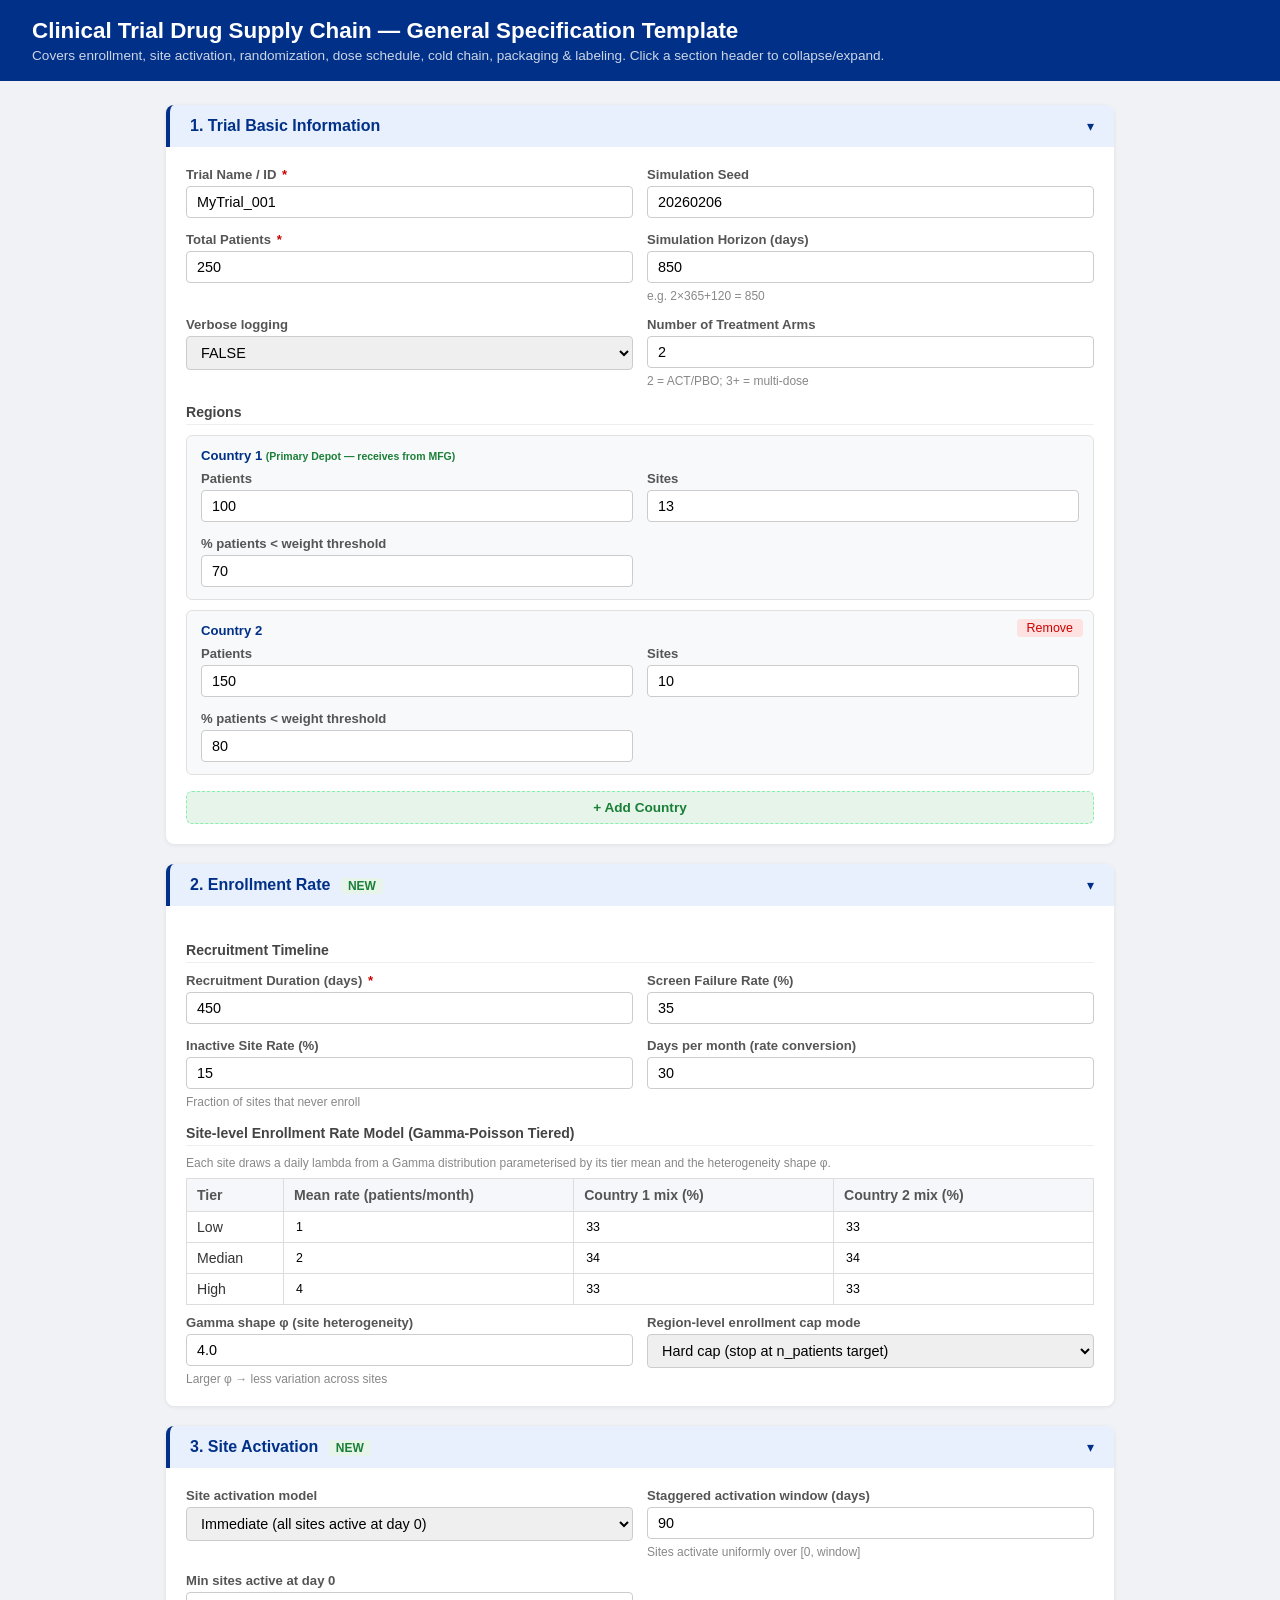
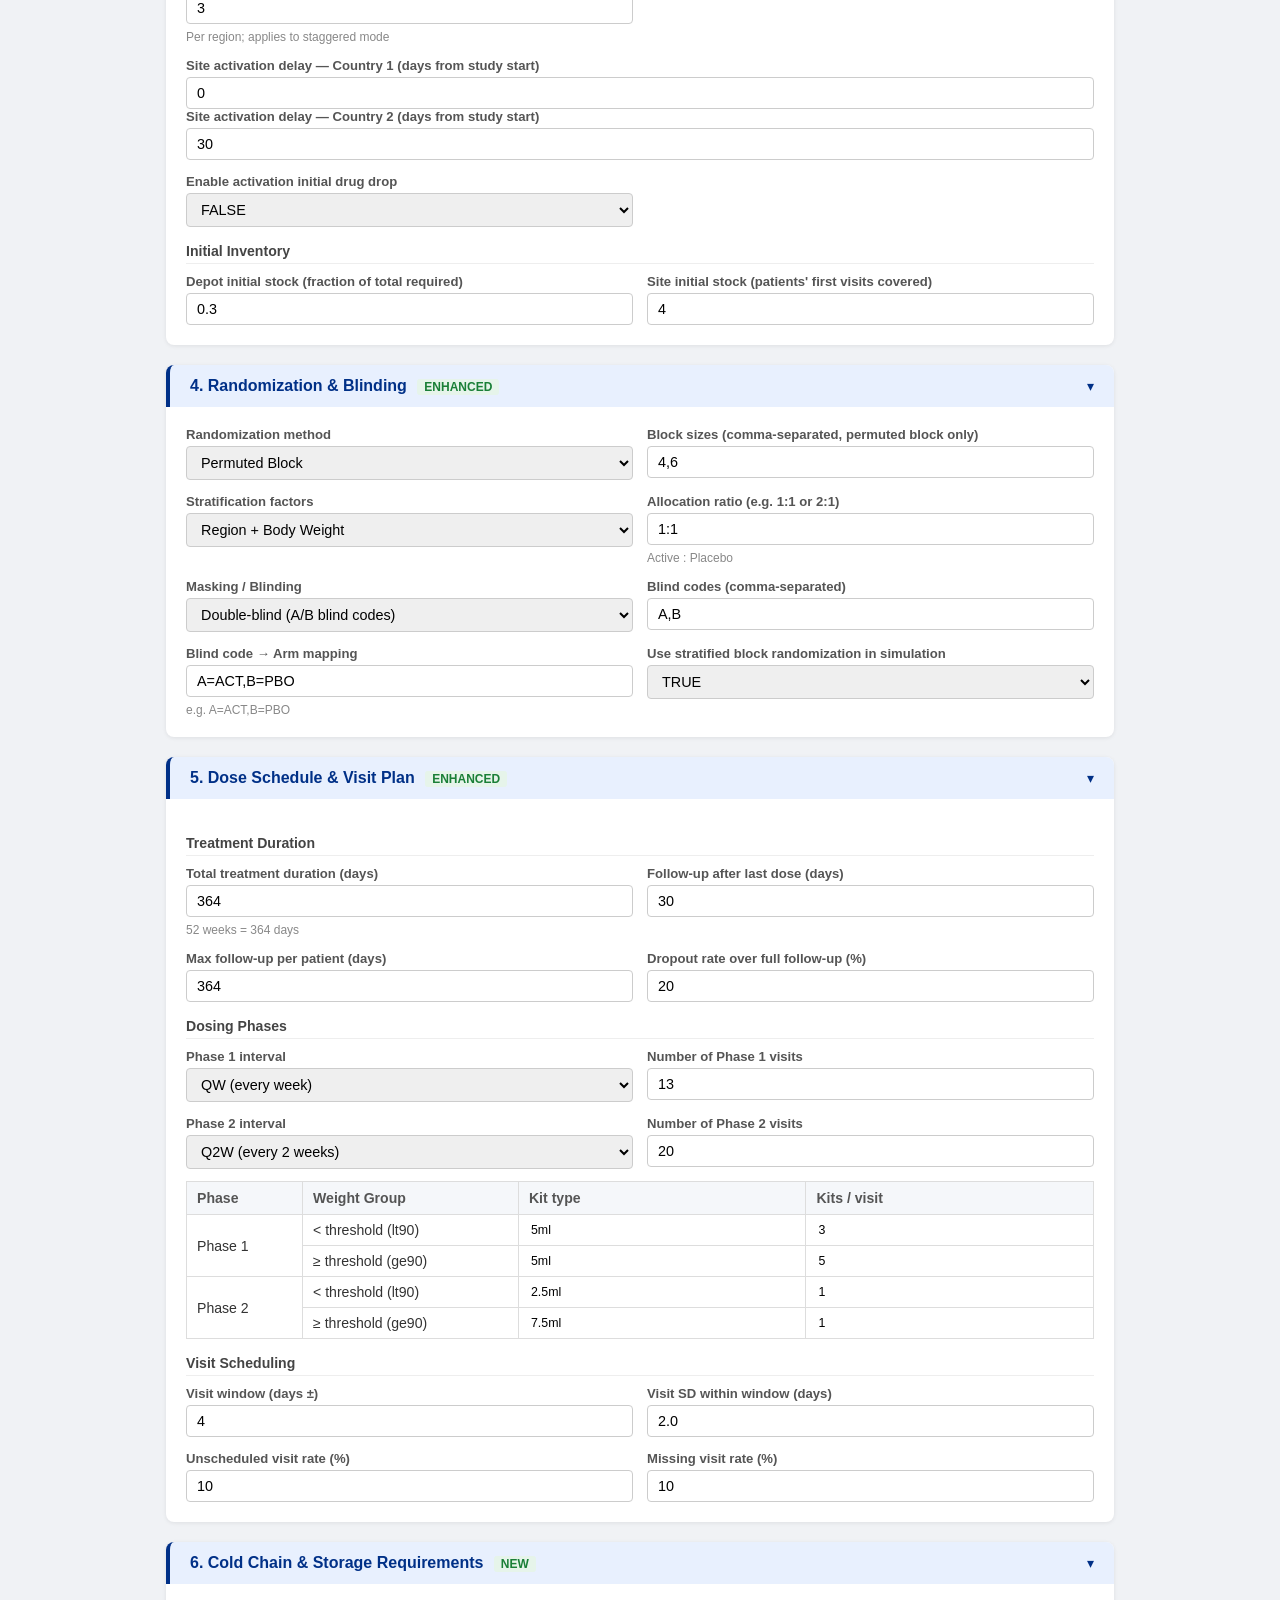
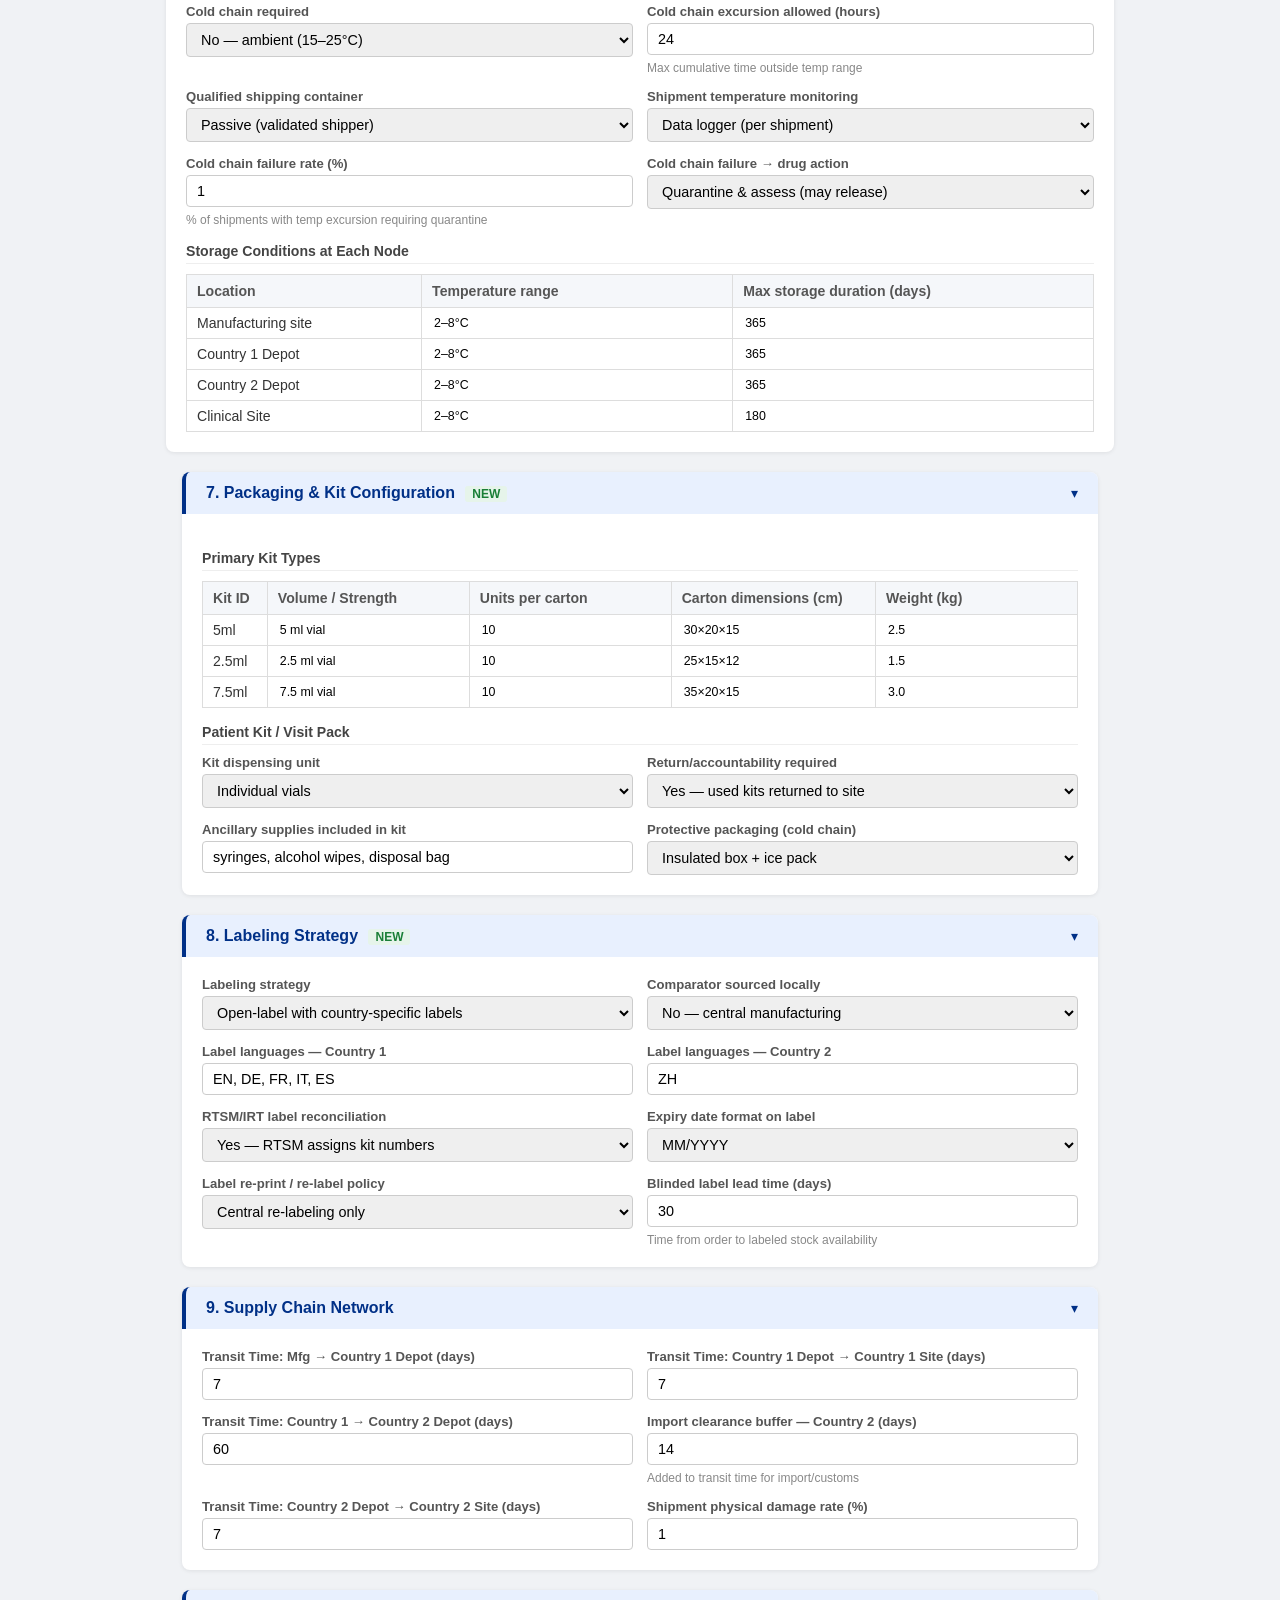
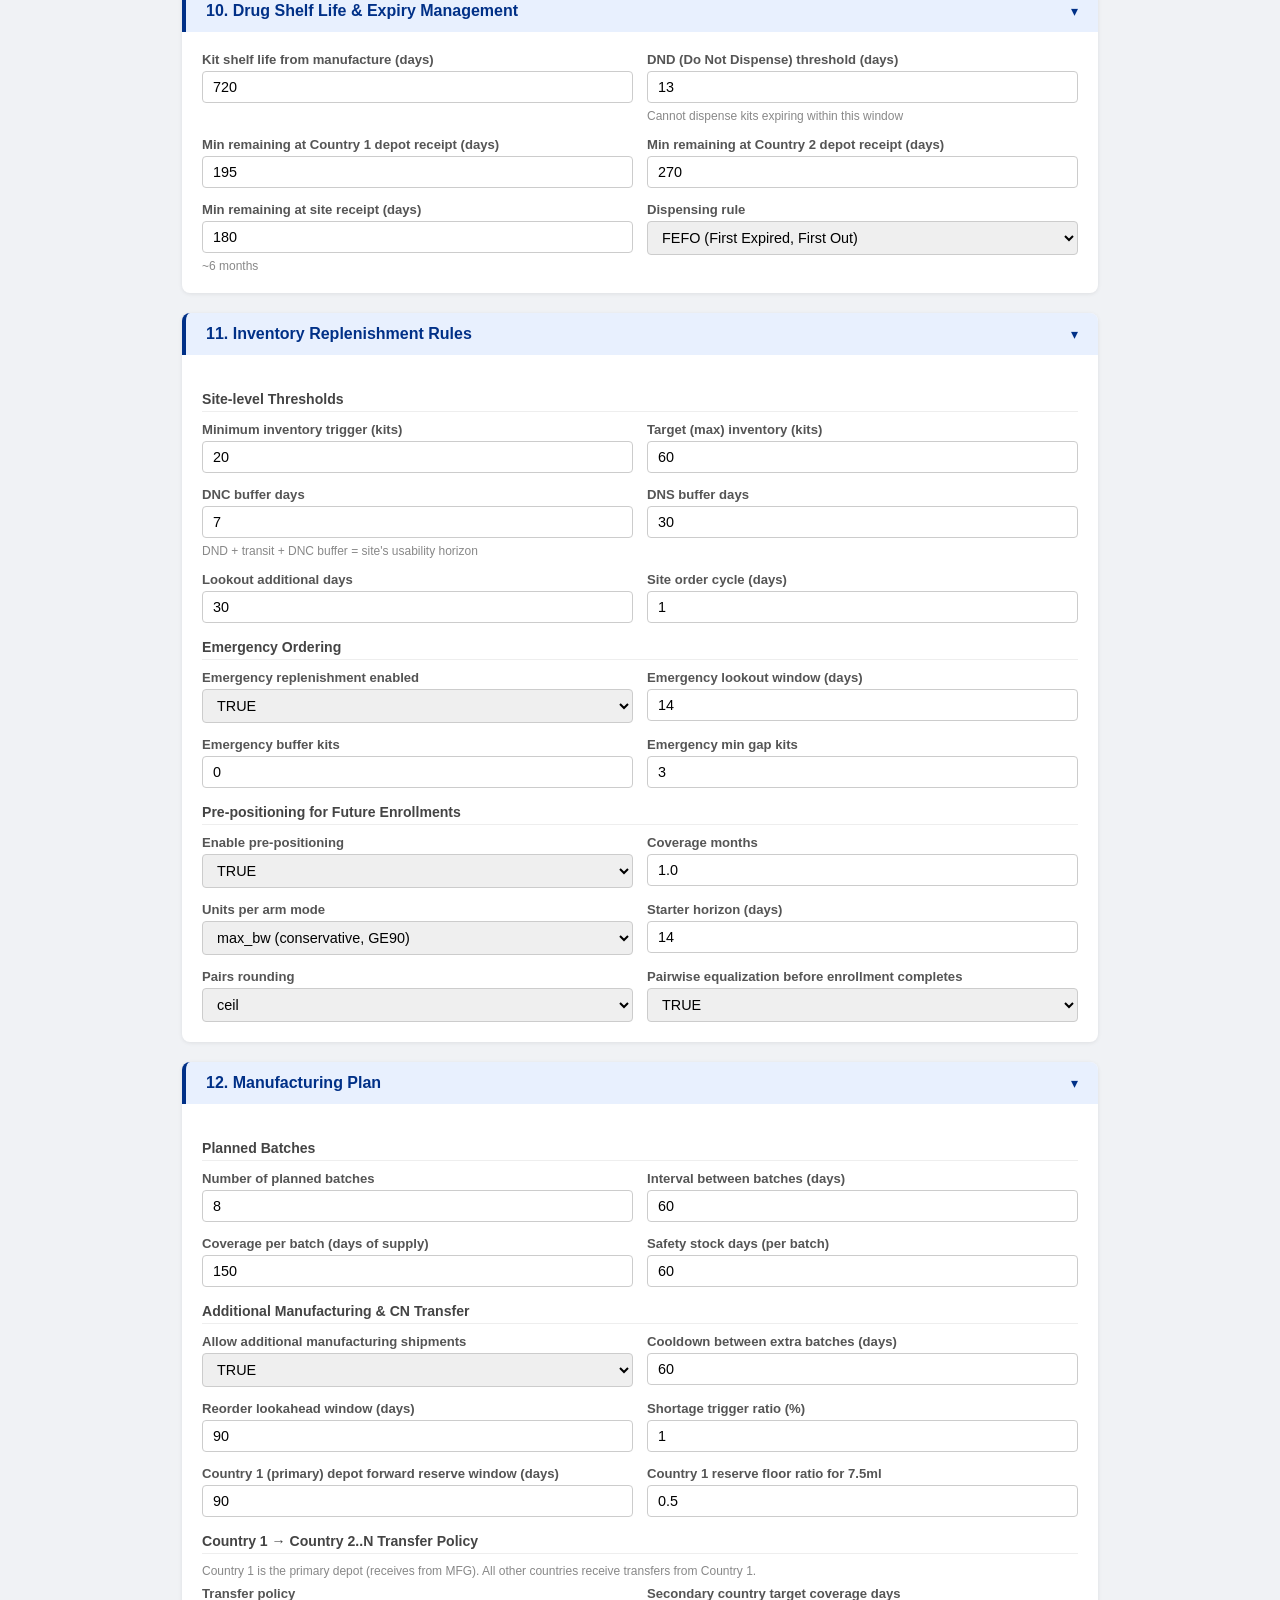
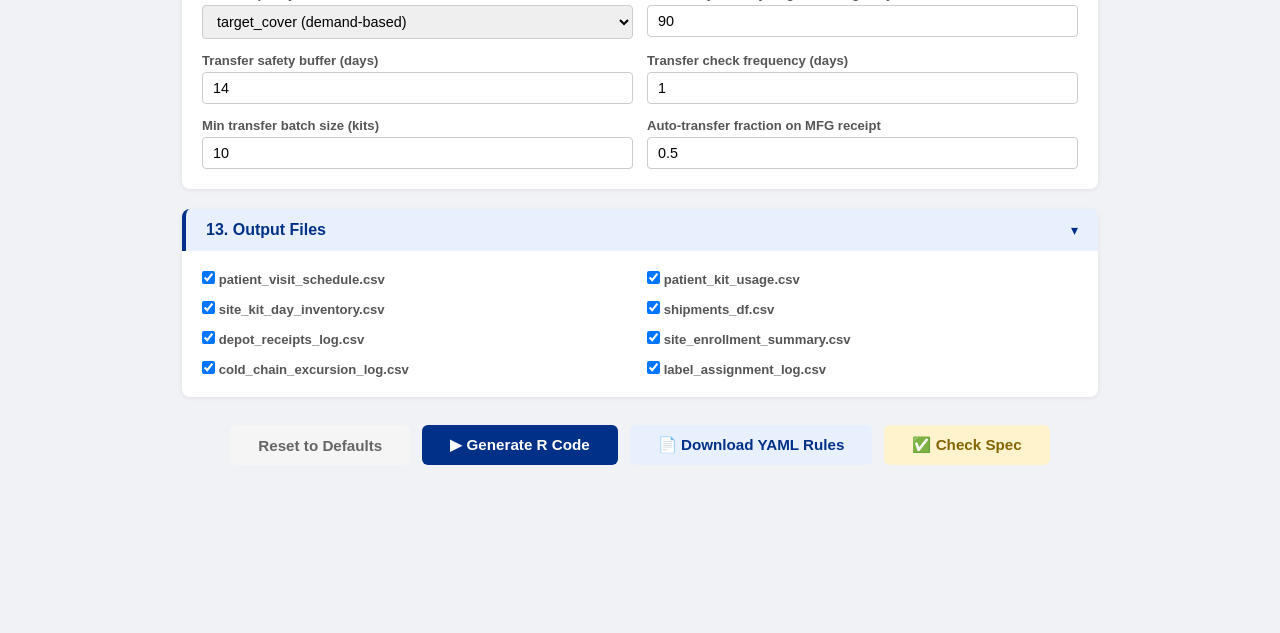
<file: Clinical Supply Chain Subteam/White Paper/cunyi/supply_chain_spec_template_general_UPDATED2.html>
<!DOCTYPE html>
<html lang="en">
<head>
<meta charset="UTF-8">
<meta name="viewport" content="width=device-width, initial-scale=1.0">
<title>Clinical Trial Drug Supply Chain - General Spec Template</title>
<style>
  * { box-sizing: border-box; margin: 0; padding: 0; }
  body { font-family: 'Segoe UI', Arial, sans-serif; background: #f0f2f5; color: #333; }
  header { background: #003087; color: white; padding: 18px 32px; }
  header h1 { font-size: 1.4em; font-weight: 600; }
  header p { font-size: 0.85em; opacity: 0.8; margin-top: 4px; }
  .container { max-width: 980px; margin: 24px auto; padding: 0 16px 60px; }
  .section { background: white; border-radius: 8px; margin-bottom: 20px; box-shadow: 0 1px 4px rgba(0,0,0,0.08); }
  .section-header { background: #e8f0fe; padding: 12px 20px; border-radius: 8px 8px 0 0; border-left: 4px solid #003087; cursor: pointer; display: flex; justify-content: space-between; align-items: center; }
  .section-header h2 { font-size: 1em; color: #003087; font-weight: 600; }
  .section-header .toggle { font-size: 0.85em; color: #003087; user-select: none; }
  .section-body { padding: 20px; }
  .section-body.collapsed { display: none; }
  .grid { display: grid; grid-template-columns: 1fr 1fr; gap: 14px; }
  .grid-3 { display: grid; grid-template-columns: 1fr 1fr 1fr; gap: 14px; }
  .grid-4 { display: grid; grid-template-columns: 1fr 1fr 1fr 1fr; gap: 14px; }
  .full { grid-column: 1 / -1; }
  .field { display: flex; flex-direction: column; gap: 4px; }
  label { font-size: 0.82em; font-weight: 600; color: #555; }
  label .req { color: #c00; margin-left: 2px; }
  input[type=text], input[type=number], select, textarea {
    border: 1px solid #ccc; border-radius: 4px; padding: 7px 10px;
    font-size: 0.9em; width: 100%; transition: border 0.2s;
  }
  input:focus, select:focus, textarea:focus { outline: none; border-color: #003087; }
  .hint { font-size: 0.75em; color: #888; margin-top: 2px; }
  .subsection { margin-top: 16px; }
  .subsection h3 { font-size: 0.88em; color: #444; font-weight: 600; margin-bottom: 10px;
    padding-bottom: 4px; border-bottom: 1px solid #eee; }
  table.dose-table { width: 100%; border-collapse: collapse; font-size: 0.88em; }
  table.dose-table th { background: #f5f7fa; padding: 8px 10px; text-align: left;
    border: 1px solid #ddd; font-weight: 600; color: #555; }
  table.dose-table td { padding: 6px 10px; border: 1px solid #ddd; }
  table.dose-table input, table.dose-table select { border: none; background: transparent; width: 100%; padding: 2px; font-size: 0.88em; }
  table.dose-table input:focus, table.dose-table select:focus { outline: 1px solid #003087; border-radius: 2px; }
  .tag { display: inline-block; background: #e8f0fe; color: #003087; border-radius: 3px;
    padding: 1px 7px; font-size: 0.75em; font-weight: 600; margin-left: 6px; vertical-align: middle; }
  .tag.new { background: #e6f4ea; color: #1a7f37; }
  .btn-bar { display: flex; gap: 12px; justify-content: center; margin: 28px 0 0; }
  .btn { padding: 11px 28px; border: none; border-radius: 6px; font-size: 0.95em;
    font-weight: 600; cursor: pointer; transition: background 0.2s; }
  .btn-primary { background: #003087; color: white; }
  .btn-primary:hover { background: #00205c; }
  .btn-secondary { background: #e8f0fe; color: #003087; }
  .btn-secondary:hover { background: #d0e0fc; }
  .btn-reset { background: #f5f5f5; color: #666; }
  .btn-reset:hover { background: #e8e8e8; }
  #output-section { display: none; }
  #output-section .section-header { background: #e6f4ea; border-left-color: #1a7f37; cursor: default; }
  #output-section .section-header h2 { color: #1a7f37; }
  #code-box { background: #1e1e1e; color: #d4d4d4; padding: 20px; border-radius: 6px;
    font-family: 'Consolas','Courier New',monospace; font-size: 0.82em;
    white-space: pre; overflow-x: auto; max-height: 600px; overflow-y: auto; line-height: 1.5; }
  .copy-bar { display: flex; justify-content: flex-end; gap: 8px; margin-bottom: 8px; }
  .cold-chain-badge { display: inline-block; background: #e3f2fd; color: #0277bd;
    border-radius: 4px; padding: 2px 8px; font-size: 0.78em; font-weight: 600; margin-left: 8px; }

  /* ── Spec Checker ── */
  #checker-section { display: none; }
  #checker-section .section-header { background: #fff3cd; border-left-color: #856404; cursor: default; }
  #checker-section .section-header h2 { color: #856404; }
  .check-summary { display: flex; gap: 20px; margin-bottom: 14px; font-size: 0.95em; font-weight: 600; }
  .check-summary .c-pass { color: #1a7f37; }
  .check-summary .c-fail { color: #c00; }
  .check-summary .c-warn { color: #856404; }
  .check-table { width: 100%; border-collapse: collapse; font-size: 0.82em; }
  .check-table th { background: #f5f7fa; padding: 7px 10px; text-align: left; border: 1px solid #ddd; font-weight: 600; }
  .check-table td { padding: 6px 10px; border: 1px solid #ddd; vertical-align: top; }
  .check-table tr.pass td { background: #f0faf3; }
  .check-table tr.fail td { background: #fff0f0; }
  .check-table tr.warn td { background: #fffbea; }
  .badge { display: inline-block; border-radius: 3px; padding: 1px 7px; font-size: 0.78em; font-weight: 700; }
  .badge.pass { background: #d4edda; color: #1a7f37; }
  .badge.fail { background: #f8d7da; color: #c00; }
  .badge.warn { background: #fff3cd; color: #856404; }

  .region-row { background:#f8f9fa; border:1px solid #e0e0e0; border-radius:6px; padding:12px 14px; margin-bottom:10px; position:relative; }
  .region-row .region-label { font-size:0.82em; font-weight:700; color:#003087; margin-bottom:8px; }
  .region-row .btn-remove-region { position:absolute; top:8px; right:10px; background:#fee2e2; color:#c00; border:none; border-radius:4px; padding:2px 10px; font-size:0.78em; cursor:pointer; }
  .region-row .btn-remove-region:hover { background:#fca5a5; }
  .btn-add-region { background:#e6f4ea; color:#1a7f37; border:1px dashed #86efac; border-radius:6px; padding:8px 20px; font-size:0.85em; font-weight:600; cursor:pointer; margin-top:6px; width:100%; }
  .btn-add-region:hover { background:#d1fae5; }
</style>
</head>
<body>
<header>
  <h1>Clinical Trial Drug Supply Chain — General Specification Template</h1>
  <p>Covers enrollment, site activation, randomization, dose schedule, cold chain, packaging &amp; labeling. Click a section header to collapse/expand.</p>
</header>
<div class="container">

<!-- SECTION 1: Trial Basic Info -->
<div class="section">
  <div class="section-header" onclick="toggleSection(this)">
    <h2>1. Trial Basic Information</h2><span class="toggle">▾</span>
  </div>
  <div class="section-body">
    <div class="grid">
      <div class="field"><label>Trial Name / ID <span class="req">*</span></label>
        <input type="text" id="trial_name" value="MyTrial_001" /></div>
      <div class="field"><label>Simulation Seed</label>
        <input type="number" id="sim_seed" value="20260206" /></div>
      <div class="field"><label>Total Patients <span class="req">*</span></label>
        <input type="number" id="total_patients" value="250" min="1" /></div>
      <div class="field"><label>Simulation Horizon (days)</label>
        <input type="number" id="sim_horizon_days" value="850" />
        <span class="hint">e.g. 2×365+120 = 850</span></div>
      <div class="field"><label>Verbose logging</label>
        <select id="verbose"><option value="FALSE">FALSE</option><option value="TRUE">TRUE</option></select></div>
      <div class="field"><label>Number of Treatment Arms</label>
        <input type="number" id="n_arms" value="2" min="2" max="4" />
        <span class="hint">2 = ACT/PBO; 3+ = multi-dose</span></div>
    </div>
    <div class="subsection">
      <h3>Regions</h3>
      <div id="regions-container"></div>
      <button class="btn-add-region" onclick="addRegion()">+ Add Country</button>
    </div>
  </div>
</div>

<!-- SECTION 2: Enrollment Rate (NEW) -->
<div class="section">
  <div class="section-header" onclick="toggleSection(this)">
    <h2>2. Enrollment Rate <span class="tag new">NEW</span></h2><span class="toggle">▾</span>
  </div>
  <div class="section-body">
    <div class="subsection"><h3>Recruitment Timeline</h3>
      <div class="grid">
        <div class="field"><label>Recruitment Duration (days) <span class="req">*</span></label>
          <input type="number" id="recruitment_days" value="450" min="1" /></div>
        <div class="field"><label>Screen Failure Rate (%)</label>
          <input type="number" id="screen_failure_rate" value="35" /></div>
        <div class="field"><label>Inactive Site Rate (%)</label>
          <input type="number" id="inactive_site_rate" value="15" />
          <span class="hint">Fraction of sites that never enroll</span></div>
        <div class="field"><label>Days per month (rate conversion)</label>
          <input type="number" id="month_days" value="30" /></div>
      </div>
    </div>
    <div class="subsection"><h3>Site-level Enrollment Rate Model (Gamma-Poisson Tiered)</h3>
      <span class="hint" style="display:block;margin-bottom:8px">Each site draws a daily lambda from a Gamma distribution parameterised by its tier mean and the heterogeneity shape φ.</span>
      <table class="dose-table" id="enroll-mix-table">
        <thead id="enroll-mix-thead"><tr><th>Tier</th><th>Mean rate (patients/month)</th></tr></thead>
        <tbody id="enroll-mix-tbody">
          <tr id="mix-row-low"><td>Low</td><td><input type="number" id="rate_low" value="1" step="0.5" /></td></tr>
          <tr id="mix-row-mid"><td>Median</td><td><input type="number" id="rate_mid" value="2" step="0.5" /></td></tr>
          <tr id="mix-row-high"><td>High</td><td><input type="number" id="rate_high" value="4" step="0.5" /></td></tr>
        </tbody>
      </table>
      <div class="grid" style="margin-top:10px">
        <div class="field"><label>Gamma shape φ (site heterogeneity)</label>
          <input type="number" id="enroll_gamma_phi" value="4.0" step="0.5" />
          <span class="hint">Larger φ → less variation across sites</span></div>
        <div class="field"><label>Region-level enrollment cap mode</label>
          <select id="enroll_cap_mode">
            <option value="hard">Hard cap (stop at n_patients target)</option>
            <option value="soft">Soft cap (allow slight overshoot)</option>
          </select></div>
      </div>
    </div>
  </div>
</div>

<!-- SECTION 3: Site Activation (NEW) -->
<div class="section">
  <div class="section-header" onclick="toggleSection(this)">
    <h2>3. Site Activation <span class="tag new">NEW</span></h2><span class="toggle">▾</span>
  </div>
  <div class="section-body">
    <div class="grid">
      <div class="field"><label>Site activation model</label>
        <select id="site_activation_model">
          <option value="immediate">Immediate (all sites active at day 0)</option>
          <option value="staggered">Staggered (sites activate over time)</option>
        </select></div>
      <div class="field"><label>Staggered activation window (days)</label>
        <input type="number" id="activation_window_days" value="90" />
        <span class="hint">Sites activate uniformly over [0, window]</span></div>
      <div class="field"><label>Min sites active at day 0</label>
        <input type="number" id="min_sites_day0" value="3" />
        <span class="hint">Per region; applies to staggered mode</span></div>
      <div class="full" id="activation-delays-container" style="grid-column:1/-1"></div>
      <div class="field"><label>Enable activation initial drug drop</label>
        <select id="enable_activation_drop">
          <option value="FALSE">FALSE</option>
          <option value="TRUE">TRUE — send stock on first enrollment at site</option>
        </select></div>
    </div>
    <div class="subsection"><h3>Initial Inventory</h3>
      <div class="grid">
        <div class="field"><label>Depot initial stock (fraction of total required)</label>
          <input type="number" id="init_depot_fraction" value="0.3" step="0.05" /></div>
        <div class="field"><label>Site initial stock (patients' first visits covered)</label>
          <input type="number" id="init_site_patients" value="4" /></div>
      </div>
    </div>
  </div>
</div>

<!-- SECTION 4: Randomization (ENHANCED) -->
<div class="section">
  <div class="section-header" onclick="toggleSection(this)">
    <h2>4. Randomization &amp; Blinding <span class="tag new">ENHANCED</span></h2><span class="toggle">▾</span>
  </div>
  <div class="section-body">
    <div class="grid">
      <div class="field"><label>Randomization method</label>
        <select id="rand_method">
          <option value="permuted_block">Permuted Block</option>
          <option value="minimization">Minimization (covariate adaptive)</option>
          <option value="simple">Simple (unrestricted)</option>
        </select></div>
      <div class="field"><label>Block sizes (comma-separated, permuted block only)</label>
        <input type="text" id="block_sizes" value="4,6" /></div>
      <div class="field"><label>Stratification factors</label>
        <select id="strat_factors">
          <option value="region_bw">Region + Body Weight</option>
          <option value="region">Region only</option>
          <option value="bw">Body Weight only</option>
          <option value="none">None (unstratified)</option>
        </select></div>
      <div class="field"><label>Allocation ratio (e.g. 1:1 or 2:1)</label>
        <input type="text" id="alloc_ratio" value="1:1" />
        <span class="hint">Active : Placebo</span></div>
      <div class="field"><label>Masking / Blinding</label>
        <select id="masking_enabled">
          <option value="TRUE">Double-blind (A/B blind codes)</option>
          <option value="FALSE">Open label (ACT/PBO)</option>
        </select></div>
      <div class="field"><label>Blind codes (comma-separated)</label>
        <input type="text" id="blind_codes" value="A,B" /></div>
      <div class="field"><label>Blind code → Arm mapping</label>
        <input type="text" id="blind_map" value="A=ACT,B=PBO" />
        <span class="hint">e.g. A=ACT,B=PBO</span></div>
      <div class="field"><label>Use stratified block randomization in simulation</label>
        <select id="use_strat_rand">
          <option value="TRUE">TRUE</option>
          <option value="FALSE">FALSE (simple random)</option>
        </select></div>
    </div>
  </div>
</div>

<!-- SECTION 5: Dose Schedule (ENHANCED) -->
<div class="section">
  <div class="section-header" onclick="toggleSection(this)">
    <h2>5. Dose Schedule &amp; Visit Plan <span class="tag new">ENHANCED</span></h2><span class="toggle">▾</span>
  </div>
  <div class="section-body">
    <div class="subsection"><h3>Treatment Duration</h3>
      <div class="grid">
        <div class="field"><label>Total treatment duration (days)</label>
          <input type="number" id="treatment_duration_days" value="364" />
          <span class="hint">52 weeks = 364 days</span></div>
        <div class="field"><label>Follow-up after last dose (days)</label>
          <input type="number" id="followup_after_last_dose" value="30" /></div>
        <div class="field"><label>Max follow-up per patient (days)</label>
          <input type="number" id="max_followup_days" value="364" /></div>
        <div class="field"><label>Dropout rate over full follow-up (%)</label>
          <input type="number" id="dropout_pct" value="20" step="1" /></div>
      </div>
    </div>
    <div class="subsection"><h3>Dosing Phases</h3>
      <div class="grid">
        <div class="field"><label>Phase 1 interval</label>
          <select id="phase1_interval">
            <option value="qw">QW (every week)</option>
            <option value="q2w">Q2W (every 2 weeks)</option>
            <option value="q4w">Q4W (every 4 weeks)</option>
          </select></div>
        <div class="field"><label>Number of Phase 1 visits</label>
          <input type="number" id="phase1_end" value="13" /></div>
        <div class="field"><label>Phase 2 interval</label>
          <select id="phase2_interval">
            <option value="q2w">Q2W (every 2 weeks)</option>
            <option value="qw">QW (every week)</option>
            <option value="q4w">Q4W (every 4 weeks)</option>
          </select></div>
        <div class="field"><label>Number of Phase 2 visits</label>
          <input type="number" id="phase2_visits" value="20" /></div>
      </div>
      <table class="dose-table" style="margin-top:12px">
        <tr><th>Phase</th><th>Weight Group</th><th>Kit type</th><th>Kits / visit</th></tr>
        <tr><td rowspan="2">Phase 1</td>
          <td>&lt; threshold (lt90)</td>
          <td><input type="text" id="p1_light_size" value="5ml" /></td>
          <td><input type="number" id="p1_light_kits" value="3" /></td></tr>
        <tr><td>≥ threshold (ge90)</td>
          <td><input type="text" id="p1_heavy_size" value="5ml" /></td>
          <td><input type="number" id="p1_heavy_kits" value="5" /></td></tr>
        <tr><td rowspan="2">Phase 2</td>
          <td>&lt; threshold (lt90)</td>
          <td><input type="text" id="p2_light_size" value="2.5ml" /></td>
          <td><input type="number" id="p2_light_kits" value="1" /></td></tr>
        <tr><td>≥ threshold (ge90)</td>
          <td><input type="text" id="p2_heavy_size" value="7.5ml" /></td>
          <td><input type="number" id="p2_heavy_kits" value="1" /></td></tr>
      </table>
    </div>
    <div class="subsection"><h3>Visit Scheduling</h3>
      <div class="grid">
        <div class="field"><label>Visit window (days ±)</label>
          <input type="number" id="visit_window" value="4" /></div>
        <div class="field"><label>Visit SD within window (days)</label>
          <input type="number" id="visit_sd" value="2.0" step="0.5" /></div>
        <div class="field"><label>Unscheduled visit rate (%)</label>
          <input type="number" id="unscheduled_rate" value="10" /></div>
        <div class="field"><label>Missing visit rate (%)</label>
          <input type="number" id="missing_visit_rate" value="10" /></div>
      </div>
    </div>
  </div>
</div>

<!-- SECTION 6: Cold Chain (NEW) -->
<div class="section">
  <div class="section-header" onclick="toggleSection(this)">
    <h2>6. Cold Chain &amp; Storage Requirements <span class="tag new">NEW</span></h2><span class="toggle">▾</span>
  </div>
  <div class="section-body">
    <div class="grid">
      <div class="field"><label>Cold chain required</label>
        <select id="cold_chain_required">
          <option value="FALSE">No — ambient (15–25°C)</option>
          <option value="TRUE">Yes — refrigerated (2–8°C)</option>
          <option value="frozen">Yes — frozen (≤ −20°C)</option>
        </select></div>
      <div class="field"><label>Cold chain excursion allowed (hours)</label>
        <input type="number" id="cold_excursion_hours" value="24" />
        <span class="hint">Max cumulative time outside temp range</span></div>
      <div class="field"><label>Qualified shipping container</label>
        <select id="shipping_container">
          <option value="passive">Passive (validated shipper)</option>
          <option value="active">Active (powered refrigeration)</option>
          <option value="dry_ice">Dry ice (frozen)</option>
          <option value="ambient">Ambient — no temp control</option>
        </select></div>
      <div class="field"><label>Shipment temperature monitoring</label>
        <select id="temp_monitoring">
          <option value="logger">Data logger (per shipment)</option>
          <option value="indicator">Temperature indicator card</option>
          <option value="none">None</option>
        </select></div>
      <div class="field"><label>Cold chain failure rate (%)</label>
        <input type="number" id="cold_chain_failure_rate" value="1" step="0.5" />
        <span class="hint">% of shipments with temp excursion requiring quarantine</span></div>
      <div class="field"><label>Cold chain failure → drug action</label>
        <select id="cold_chain_failure_action">
          <option value="quarantine_assess">Quarantine &amp; assess (may release)</option>
          <option value="discard">Discard immediately</option>
        </select></div>
    </div>
    <div class="subsection"><h3>Storage Conditions at Each Node</h3>
      <table class="dose-table">
        <tr><th>Location</th><th>Temperature range</th><th>Max storage duration (days)</th></tr>
        <tr><td>Manufacturing site</td>
          <td><input type="text" id="storage_temp_mfg" value="2–8°C" /></td>
          <td><input type="number" id="storage_max_mfg" value="365" /></td></tr>
        <tbody id="depot-storage-rows"></tbody>
        <tr><td>Clinical Site</td>
          <td><input type="text" id="storage_temp_site" value="2–8°C" /></td>
          <td><input type="number" id="storage_max_site" value="180" /></td></tr>
      </table>
    </div>
  </div>
</div>

<div class="container" style="margin-top:0;padding-top:0">

<!-- SECTION 7: Packaging (NEW) -->
<div class="section">
  <div class="section-header" onclick="toggleSection(this)">
    <h2>7. Packaging &amp; Kit Configuration <span class="tag new">NEW</span></h2><span class="toggle">▾</span>
  </div>
  <div class="section-body">
    <div class="subsection"><h3>Primary Kit Types</h3>
      <table class="dose-table">
        <tr><th>Kit ID</th><th>Volume / Strength</th><th>Units per carton</th><th>Carton dimensions (cm)</th><th>Weight (kg)</th></tr>
        <tr><td>5ml</td>
          <td><input type="text" id="pkg_5ml_strength" value="5 ml vial" /></td>
          <td><input type="number" id="pkg_5ml_per_carton" value="10" /></td>
          <td><input type="text" id="pkg_5ml_dims" value="30×20×15" /></td>
          <td><input type="number" id="pkg_5ml_weight" value="2.5" step="0.1" /></td></tr>
        <tr><td>2.5ml</td>
          <td><input type="text" id="pkg_25ml_strength" value="2.5 ml vial" /></td>
          <td><input type="number" id="pkg_25ml_per_carton" value="10" /></td>
          <td><input type="text" id="pkg_25ml_dims" value="25×15×12" /></td>
          <td><input type="number" id="pkg_25ml_weight" value="1.5" step="0.1" /></td></tr>
        <tr><td>7.5ml</td>
          <td><input type="text" id="pkg_75ml_strength" value="7.5 ml vial" /></td>
          <td><input type="number" id="pkg_75ml_per_carton" value="10" /></td>
          <td><input type="text" id="pkg_75ml_dims" value="35×20×15" /></td>
          <td><input type="number" id="pkg_75ml_weight" value="3.0" step="0.1" /></td></tr>
      </table>
    </div>
    <div class="subsection"><h3>Patient Kit / Visit Pack</h3>
      <div class="grid">
        <div class="field"><label>Kit dispensing unit</label>
          <select id="kit_dispensing_unit">
            <option value="individual">Individual vials</option>
            <option value="visit_pack">Visit pack (pre-assembled per visit)</option>
            <option value="cycle_pack">Cycle pack (covers full phase)</option>
          </select></div>
        <div class="field"><label>Return/accountability required</label>
          <select id="kit_return_required">
            <option value="TRUE">Yes — used kits returned to site</option>
            <option value="FALSE">No return required</option>
          </select></div>
        <div class="field"><label>Ancillary supplies included in kit</label>
          <input type="text" id="ancillary_supplies" value="syringes, alcohol wipes, disposal bag" /></div>
        <div class="field"><label>Protective packaging (cold chain)</label>
          <select id="protective_packaging">
            <option value="insulated_box">Insulated box + ice pack</option>
            <option value="styrofoam">Styrofoam + gel pack</option>
            <option value="none">None</option>
          </select></div>
      </div>
    </div>
  </div>
</div>

<!-- SECTION 8: Labeling (NEW) -->
<div class="section">
  <div class="section-header" onclick="toggleSection(this)">
    <h2>8. Labeling Strategy <span class="tag new">NEW</span></h2><span class="toggle">▾</span>
  </div>
  <div class="section-body">
    <div class="grid">
      <div class="field"><label>Labeling strategy</label>
        <select id="label_strategy">
          <option value="open_label_country">Open-label with country-specific labels</option>
          <option value="blinded_single">Blinded — single global label</option>
          <option value="blinded_regional">Blinded — regional labels (EU / CN separate)</option>
          <option value="two_phase">Two-phase: global core + local overlay</option>
        </select></div>
      <div class="field"><label>Comparator sourced locally</label>
        <select id="comparator_local">
          <option value="FALSE">No — central manufacturing</option>
          <option value="TRUE">Yes — local/regional sourcing</option>
        </select></div>
      <div id="label-langs-container" style="display:contents"></div>
      <div class="field"><label>RTSM/IRT label reconciliation</label>
        <select id="rtsm_label_recon">
          <option value="TRUE">Yes — RTSM assigns kit numbers</option>
          <option value="FALSE">No — manual tracking</option>
        </select></div>
      <div class="field"><label>Expiry date format on label</label>
        <select id="expiry_format">
          <option value="MM/YYYY">MM/YYYY</option>
          <option value="DD/MM/YYYY">DD/MM/YYYY</option>
          <option value="YYYY-MM">YYYY-MM (ISO)</option>
        </select></div>
      <div class="field"><label>Label re-print / re-label policy</label>
        <select id="relabel_policy">
          <option value="central_only">Central re-labeling only</option>
          <option value="depot_allowed">Depot re-labeling allowed</option>
          <option value="site_allowed">Site re-labeling allowed</option>
        </select></div>
      <div class="field"><label>Blinded label lead time (days)</label>
        <input type="number" id="label_lead_time_days" value="30" />
        <span class="hint">Time from order to labeled stock availability</span></div>
    </div>
  </div>
</div>

<!-- SECTION 9: Supply Chain Network -->
<div class="section">
  <div class="section-header" onclick="toggleSection(this)">
    <h2>9. Supply Chain Network</h2><span class="toggle">▾</span>
  </div>
  <div class="section-body">
    <div class="grid">
      <div id="transit-fields-container" style="display:contents"></div>
      <div class="field"><label>Shipment physical damage rate (%)</label>
        <input type="number" id="damage_rate" value="1" step="0.1" /></div>
    </div>
  </div>
</div>

<!-- SECTION 10: Shelf Life & Expiry -->
<div class="section">
  <div class="section-header" onclick="toggleSection(this)">
    <h2>10. Drug Shelf Life &amp; Expiry Management</h2><span class="toggle">▾</span>
  </div>
  <div class="section-body">
    <div class="grid">
      <div class="field"><label>Kit shelf life from manufacture (days)</label>
        <input type="number" id="shelf_life_days" value="720" /></div>
      <div class="field"><label>DND (Do Not Dispense) threshold (days)</label>
        <input type="number" id="dnd_days" value="13" />
        <span class="hint">Cannot dispense kits expiring within this window</span></div>
      <div id="min-remaining-container" style="display:contents"></div>
      <div class="field"><label>Min remaining at site receipt (days)</label>
        <input type="number" id="min_remaining_site" value="180" />
        <span class="hint">~6 months</span></div>
      <div class="field"><label>Dispensing rule</label>
        <select id="use_fefo">
          <option value="TRUE">FEFO (First Expired, First Out)</option>
          <option value="FALSE">FIFO (First In, First Out)</option>
        </select></div>
    </div>
  </div>
</div>

<!-- SECTION 11: Inventory Replenishment -->
<div class="section">
  <div class="section-header" onclick="toggleSection(this)">
    <h2>11. Inventory Replenishment Rules</h2><span class="toggle">▾</span>
  </div>
  <div class="section-body">
    <div class="subsection"><h3>Site-level Thresholds</h3>
      <div class="grid">
        <div class="field"><label>Minimum inventory trigger (kits)</label>
          <input type="number" id="site_min" value="20" /></div>
        <div class="field"><label>Target (max) inventory (kits)</label>
          <input type="number" id="site_target" value="60" /></div>
        <div class="field"><label>DNC buffer days</label>
          <input type="number" id="dnc_buffer_days" value="7" />
          <span class="hint">DND + transit + DNC buffer = site's usability horizon</span></div>
        <div class="field"><label>DNS buffer days</label>
          <input type="number" id="dns_buffer_days" value="30" /></div>
        <div class="field"><label>Lookout additional days</label>
          <input type="number" id="lookout_additional_days" value="30" /></div>
        <div class="field"><label>Site order cycle (days)</label>
          <input type="number" id="site_order_cycle_days" value="1" /></div>
      </div>
    </div>
    <div class="subsection"><h3>Emergency Ordering</h3>
      <div class="grid">
        <div class="field"><label>Emergency replenishment enabled</label>
          <select id="emergency_enabled">
            <option value="TRUE">TRUE</option><option value="FALSE">FALSE</option>
          </select></div>
        <div class="field"><label>Emergency lookout window (days)</label>
          <input type="number" id="emergency_window" value="14" /></div>
        <div class="field"><label>Emergency buffer kits</label>
          <input type="number" id="emergency_buffer_kits" value="0" /></div>
        <div class="field"><label>Emergency min gap kits</label>
          <input type="number" id="emergency_min_gap_kits" value="3" /></div>
      </div>
    </div>
    <div class="subsection"><h3>Pre-positioning for Future Enrollments</h3>
      <div class="grid">
        <div class="field"><label>Enable pre-positioning</label>
          <select id="preposition_enabled">
            <option value="TRUE">TRUE</option><option value="FALSE">FALSE</option>
          </select></div>
        <div class="field"><label>Coverage months</label>
          <input type="number" id="preposition_cover_months" value="1.0" step="0.5" /></div>
        <div class="field"><label>Units per arm mode</label>
          <select id="preposition_units_mode">
            <option value="max_bw">max_bw (conservative, GE90)</option>
            <option value="mixed_bw">mixed_bw (region BW mix)</option>
          </select></div>
        <div class="field"><label>Starter horizon (days)</label>
          <input type="number" id="preposition_starter_horizon" value="14" /></div>
        <div class="field"><label>Pairs rounding</label>
          <select id="preposition_rounding">
            <option value="ceil">ceil</option>
            <option value="round">round</option>
            <option value="floor">floor</option>
          </select></div>
        <div class="field"><label>Pairwise equalization before enrollment completes</label>
          <select id="pairwise_equalize">
            <option value="TRUE">TRUE</option><option value="FALSE">FALSE</option>
          </select></div>
      </div>
    </div>
  </div>
</div>

<!-- SECTION 12: Manufacturing -->
<div class="section">
  <div class="section-header" onclick="toggleSection(this)">
    <h2>12. Manufacturing Plan</h2><span class="toggle">▾</span>
  </div>
  <div class="section-body">
    <div class="subsection"><h3>Planned Batches</h3>
      <div class="grid">
        <div class="field"><label>Number of planned batches</label>
          <input type="number" id="n_batches" value="8" /></div>
        <div class="field"><label>Interval between batches (days)</label>
          <input type="number" id="batch_interval" value="60" /></div>
        <div class="field"><label>Coverage per batch (days of supply)</label>
          <input type="number" id="batch_coverage_days" value="150" /></div>
        <div class="field"><label>Safety stock days (per batch)</label>
          <input type="number" id="mfg_safety_stock_days" value="60" /></div>
      </div>
    </div>
    <div class="subsection"><h3>Additional Manufacturing &amp; CN Transfer</h3>
      <div class="grid">
        <div class="field"><label>Allow additional manufacturing shipments</label>
          <select id="allow_additional_mfg">
            <option value="TRUE">TRUE</option><option value="FALSE">FALSE</option>
          </select></div>
        <div class="field"><label>Cooldown between extra batches (days)</label>
          <input type="number" id="addl_cooldown" value="60" /></div>
        <div class="field"><label>Reorder lookahead window (days)</label>
          <input type="number" id="addl_check_window" value="90" /></div>
        <div class="field"><label>Shortage trigger ratio (%)</label>
          <input type="number" id="addl_shortage_pct" value="1" step="0.1" /></div>
        <div class="field"><label>Country 1 (primary) depot forward reserve window (days)</label>
          <input type="number" id="r1_forward_reserve_days" value="90" /></div>
        <div class="field"><label>Country 1 reserve floor ratio for 7.5ml</label>
          <input type="number" id="r1_reserve_floor_ratio_7_5ml" value="0.5" step="0.1" /></div>
      </div>
    </div>
    <div class="subsection"><h3>Country 1 → Country 2..N Transfer Policy</h3>
      <span class="hint" style="display:block;margin-bottom:8px">Country 1 is the primary depot (receives from MFG). All other countries receive transfers from Country 1.</span>
      <div class="grid">
        <div class="field"><label>Transfer policy</label>
          <select id="r2n_transfer_policy">
            <option value="target_cover">target_cover (demand-based)</option>
            <option value="fraction_on_receipt">fraction_on_receipt (fixed % on MFG arrival)</option>
            <option value="both">both</option>
          </select></div>
        <div class="field"><label>Secondary country target coverage days</label>
          <input type="number" id="r2n_target_cover_days" value="90" /></div>
        <div class="field"><label>Transfer safety buffer (days)</label>
          <input type="number" id="r2n_transfer_safety_days" value="14" /></div>
        <div class="field"><label>Transfer check frequency (days)</label>
          <input type="number" id="r2n_transfer_check_freq_days" value="1" /></div>
        <div class="field"><label>Min transfer batch size (kits)</label>
          <input type="number" id="r2n_transfer_min_batch" value="10" /></div>
        <div class="field"><label>Auto-transfer fraction on MFG receipt</label>
          <input type="number" id="forward_to_r2n_fraction" value="0.5" step="0.05" /></div>
      </div>
    </div>
  </div>
</div>

<!-- SECTION 13: Output Files -->
<div class="section">
  <div class="section-header" onclick="toggleSection(this)">
    <h2>13. Output Files</h2><span class="toggle">▾</span>
  </div>
  <div class="section-body">
    <div class="grid">
      <div class="field"><label><input type="checkbox" id="out_patient_visit" checked /> patient_visit_schedule.csv</label></div>
      <div class="field"><label><input type="checkbox" id="out_patient_kit" checked /> patient_kit_usage.csv</label></div>
      <div class="field"><label><input type="checkbox" id="out_site_kit_day" checked /> site_kit_day_inventory.csv</label></div>
      <div class="field"><label><input type="checkbox" id="out_shipments" checked /> shipments_df.csv</label></div>
      <div class="field"><label><input type="checkbox" id="out_depot_receipts" checked /> depot_receipts_log.csv</label></div>
      <div class="field"><label><input type="checkbox" id="out_enrollment" checked /> site_enrollment_summary.csv</label></div>
      <div class="field"><label><input type="checkbox" id="out_cold_chain" checked /> cold_chain_excursion_log.csv</label></div>
      <div class="field"><label><input type="checkbox" id="out_label_log" checked /> label_assignment_log.csv</label></div>
    </div>
  </div>
</div>

<!-- ACTION BUTTONS -->
<div class="btn-bar">
  <button class="btn btn-reset" onclick="resetForm()">Reset to Defaults</button>
  <button class="btn btn-primary" onclick="generateCode()">&#9654; Generate R Code</button>
  <button class="btn btn-secondary" onclick="downloadYAML()">&#128196; Download YAML Rules</button>
  <button class="btn btn-secondary" onclick="runSpecCheck()" style="background:#fff3cd;color:#856404;">&#9989; Check Spec</button>
</div>

<!-- OUTPUT SECTION -->
<div class="section" id="output-section">
  <div class="section-header">
    <h2>&#10003; Generated R Simulation Code</h2>
  </div>
  <div class="section-body">
    <div class="copy-bar">
      <button class="btn btn-secondary" style="padding:6px 16px;font-size:0.85em" onclick="copyCode()">Copy Code</button>
      <button class="btn btn-primary" style="padding:6px 16px;font-size:0.85em" onclick="downloadCode()">Download .R File</button>
      <button class="btn btn-secondary" style="padding:6px 16px;font-size:0.85em" onclick="downloadReport()">Download Report.R</button>
      <button class="btn btn-secondary" style="padding:6px 16px;font-size:0.85em" onclick="downloadYAML()">Download YAML Rules</button>
      <button class="btn btn-secondary" style="padding:6px 16px;font-size:0.85em;background:#fff3cd;color:#856404;" onclick="runSpecCheck()">&#9989; Check Spec</button>
    </div>
    <div id="code-box"></div>
  </div>
</div>


<!-- SPEC CHECKER PANEL -->
<div class="section" id="checker-section">
  <div class="section-header">
    <h2>&#9989; Spec Consistency Check Results</h2>
  </div>
  <div class="section-body">
    <div class="check-summary">
      <span class="c-pass">&#10003; PASS: <span id="chk-pass">0</span></span>
      <span class="c-fail">&#10007; FAIL: <span id="chk-fail">0</span></span>
      <span class="c-warn">&#9888; WARN (run R): <span id="chk-warn">0</span></span>
    </div>
    <table class="check-table">
      <thead><tr><th>Section</th><th>Rule</th><th>Status</th><th>Detail</th></tr></thead>
      <tbody id="chk-tbody"></tbody>
    </table>
  </div>
</div>

</div><!-- end second container -->

<script>
const CORE_R = `# 2) FUNCTIONS
############################################################

\`%||%\` <- function(a, b) if (is.null(a) || length(a) == 0 || all(is.na(a))) b else a

set_seed <- function(PARAM) {
  if (identical(PARAM$seed_mode, "random") || is.null(PARAM$seed)) {
    s <- as.integer((as.numeric(Sys.time()) * 1000) %% .Machine$integer.max)
    set.seed(s)
  } else {
    set.seed(PARAM$seed)
  }
}

rtruncnorm <- function(n, mean, sd, lower, upper) {
  out <- numeric(n)
  i <- 1
  while (i <= n) {
    x <- rnorm(1, mean, sd)
    if (x >= lower && x <= upper) { out[i] <- x; i <- i + 1 }
  }
  out
}

make_site_rates <- function(n_sites, shape, rate) rgamma(n_sites, shape = shape, rate = rate)

daily_site_enrollments <- function(lambdas, remaining, inactive_flags) {
  draws <- ifelse(inactive_flags, 0L, rpois(length(lambdas), lambdas))
  total <- sum(draws)
  if (total <= remaining) return(as.integer(draws))
  if (remaining <= 0) return(rep(0L, length(draws)))
  idx <- rep(seq_along(draws), draws)
  keep <- sample(idx, remaining)
  tab <- tabulate(keep, nbins = length(draws))
  as.integer(tab)
}


# =========================
# DAILY routine + preposition helpers
# =========================

# Build site_loc -> lambda map for quick lookup (N-region)
build_site_lambda_map <- function(site_locs_eu, site_locs_cn, lambda_eu, lambda_cn) {
  # backward-compat wrapper; actual map is built in initialization loop
  v <- c(lambda_eu, lambda_cn)
  names(v) <- c(site_locs_eu, site_locs_cn)
  v
}

# Predict expected number of newly randomized patients at a site in the next 'lookahead_days'
# We use the site's daily lambda (post-screen), multiply by horizon, then round by policy.
# Split to BW by region-level probability.
predict_new_enrollments_by_bw <- function(site_loc, region, lookahead_days,
                                          lambda_map, PARAM) {
  lambda_day <- as.numeric(lambda_map[[site_loc]])
  if (is.na(lambda_day) || !is.finite(lambda_day)) lambda_day <- 0
  
  # Expected randomized (after screen-fail)
  mu_raw <- lambda_day * lookahead_days
  mu_eff <- mu_raw * (1 - PARAM$screen_fail_rate)
  
  # Rounding policy
  round_mode <- tolower(PARAM$preposition_rounding %||% "ceil")
  n_total <- switch(round_mode,
                    "floor" = floor(mu_eff),
                    "round" = round(mu_eff),
                    "ceil"  = ceiling(mu_eff),
                    ceiling(mu_eff))
  
  if (n_total <= 0) return(c(lt90 = 0L, ge90 = 0L))
  
  # Look up p_lt90 from regions_config by region id
  p_lt90 <- {
    rc <- PARAM$regions_config
    matched <- Filter(function(r) toupper(r$id) == toupper(region), rc)
    if (length(matched) > 0) as.numeric(matched[[1]]$p_bw_lt90) else PARAM$p_bw_lt90_eu
  }
  n_lt90 <- as.integer(round(n_total * p_lt90))
  n_ge90 <- as.integer(n_total - n_lt90)
  c(lt90 = n_lt90, ge90 = n_ge90)
}

# Compute pre-position kit vector (named integer "kit__arm" -> qty)
# For each predicted incoming LT90, send 5ml * 3; for GE90, send 5ml * 5 (weekly phase),
# and mirror equally to A and B (masking).
compute_preposition_kits <- function(region, predicted_bw_counts, PARAM) {
  if (!isTRUE(PARAM$preposition_enabled)) return(integer())
  
  n_lt90 <- as.integer(predicted_bw_counts[["lt90"]] %||% 0L)
  n_ge90 <- as.integer(predicted_bw_counts[["ge90"]] %||% 0L)
  if ((n_lt90 + n_ge90) <= 0) return(integer())
  
  # Weekly-phase "first-visit coverage" per-patient kit needs (5ml)
  q_lt90 <- as.integer(PARAM$kits_phase_weekly$bw_lt90$qty)  # e.g., 3
  q_ge90 <- as.integer(PARAM$kits_phase_weekly$bw_ge90$qty)  # e.g., 5
  
  # Total "first-visit coverage" kits to stage per BW group (kit type is 5ml for both)
  kits_5ml_total <- as.integer(n_lt90 * q_lt90 + n_ge90 * q_ge90)
  if (kits_5ml_total <= 0) return(integer())
  
  arms <- if (PARAM$masking_enabled) PARAM$blind_codes else c("ACT","PBO")
  stopifnot(length(arms) == 2)
  
  # Symmetric staging to A and B (NOT pairwise equalization for orders;
  # this is proactive staging for unknown future enrollees)
  out <- integer()
  out[paste0("5ml__", arms[1])] <- kits_5ml_total
  out[paste0("5ml__", arms[2])] <- kits_5ml_total
  storage.mode(out) <- "integer"
  out
}
dropout_rate_from_target <- function(p_drop, horizon_days) -log(1 - p_drop) / horizon_days

simulate_visit_dates <- function(nominal_days, wminus, wplus, sd) {
  dev <- rtruncnorm(length(nominal_days), mean = 0, sd = sd, lower = -wminus, upper = wplus)
  as.integer(round(nominal_days + dev))
}

# Generate visit variations (unscheduled and missing)
apply_visit_variations <- function(visit_days, PARAM) {
  n_visits <- length(visit_days)
  
  # 1) Missing visits: randomly remove 10% of visits
  n_missing <- rbinom(1, n_visits, PARAM$missing_visit_rate)
  if (n_missing > 0) {
    missing_idx <- sample(seq_len(n_visits), n_missing)
    visit_days <- visit_days[-missing_idx]
  }
  
  # 2) Unscheduled visits: add 10% extra visits between scheduled ones
  if (length(visit_days) > 1) {
    n_unscheduled <- rbinom(1, length(visit_days) - 1, PARAM$unscheduled_visit_rate)
    if (n_unscheduled > 0) {
      # Insert unscheduled visits between consecutive scheduled visits
      for (i in seq_len(n_unscheduled)) {
        # Pick a random interval between visits
        interval_idx <- sample(seq_len(length(visit_days) - 1), 1)
        # Add visit at midpoint (with some random variation)
        midpoint <- (visit_days[interval_idx] + visit_days[interval_idx + 1]) / 2
        unscheduled_day <- as.integer(round(midpoint + rnorm(1, 0, 2)))
        visit_days <- c(visit_days, unscheduled_day)
      }
      visit_days <- sort(unique(visit_days))  # Remove duplicates and sort
    }
  }
  
  as.integer(visit_days)
}

kit_need_for_visit <- function(visit_index, bw_group, PARAM) {
  if (visit_index <= PARAM$n_weekly_visits) {
    spec <- if (bw_group == "lt90") PARAM$kits_phase_weekly$bw_lt90 else PARAM$kits_phase_weekly$bw_ge90
  } else {
    spec <- if (bw_group == "lt90") PARAM$kits_phase_q2w$bw_lt90 else PARAM$kits_phase_q2w$bw_ge90
  }
  list(kit_type = spec$kit, qty = spec$qty)
}

# ---------- Inventory ----------
new_inventory_df <- function() {
  data.frame(
    location   = character(),
    level      = character(),
    region     = character(),
    site_id    = integer(),
    kit_type   = character(),
    arm        = character(),   # masked code if masking_enabled (A/B)
    qty        = integer(),
    expiry_day = integer(),
    stringsAsFactors = FALSE
  )
}

add_inventory <- function(inv, location, level, region, site_id, kit_type, arm, qty, expiry_day) {
  if (is.na(qty) || qty <= 0) return(inv)
  inv[nrow(inv) + 1, ] <- list(location, level, region, site_id, kit_type, arm,
                               as.integer(qty), as.integer(expiry_day))
  inv
}
# ---------- Grant activation initial stock to a site ----------
grant_activation_initial_stock <- function(inv, site_loc, region, today, PARAM) {
  if (!isTRUE(PARAM$enable_activation_drop)) return(inv)
  kit0 <- PARAM$activation_initial_stock$kit
  q0   <- as.integer(PARAM$activation_initial_stock$qty)
  if (is.na(q0) || q0 <= 0) return(inv)
  
  arms <- if (PARAM$masking_enabled) PARAM$blind_codes else c("ACT","PBO")
  exp_day <- today + PARAM$shelf_life_days
  
  if (isTRUE(PARAM$activation_initial_stock$split_evenly_across_arms) && length(arms) == 2) {
    q_each <- as.integer(floor(q0 / 2))
    rem    <- q0 - 2L * q_each
    inv <- add_inventory(inv, site_loc, "SITE", region, NA_integer_, kit0, arms[1], q_each + (rem > 0), exp_day)
    inv <- add_inventory(inv, site_loc, "SITE", region, NA_integer_, kit0, arms[2], q_each,               exp_day)
  } else {
    inv <- add_inventory(inv, site_loc, "SITE", region, NA_integer_, kit0, arms[1], q0, exp_day)
  }
  inv
}

# ---------- Pairwise equalization for ROUTINE orders before enrollment completes ----------
# If a routine order requests exactly ONE arm of a kit_type, add enough counterpart arm
# so that on-hand (AFTER receipt) for that kit_type becomes 1:1 across arms.
augment_with_pairwise_equalization <- function(site_loc, inv, order_vec, PARAM) {
  if (is.null(order_vec) || length(order_vec) == 0) return(order_vec)
  arms <- if (PARAM$masking_enabled) PARAM$blind_codes else c("ACT","PBO")
  if (length(arms) != 2) return(order_vec)
  arm1 <- arms[1]; arm2 <- arms[2]
  
  kit_types <- unique(sub("__.*$", "", names(order_vec)))
  for (k in kit_types) {
    k1 <- paste0(k, "__", arm1)
    k2 <- paste0(k, "__", arm2)
    q1 <- as.integer(order_vec[k1] %||% 0L)
    q2 <- as.integer(order_vec[k2] %||% 0L)
    
    # Only when exactly one arm is being ordered
    if ((q1 > 0L && q2 == 0L) || (q2 > 0L && q1 == 0L)) {
      # Use gross on-hand (not DNC-filtered) to match "site balance" semantics
      on1 <- sum(inv$qty[inv$location == site_loc & inv$kit_type == k & inv$arm == arm1])
      on2 <- sum(inv$qty[inv$location == site_loc & inv$kit_type == k & inv$arm == arm2])
      
      if (q1 > 0L && q2 == 0L) {
        target <- on1 + q1
        extra  <- as.integer(max(0L, target - on2))  # add to arm2 to reach 1:1 on-hand after receipt
        if (extra > 0L) order_vec[k2] <- (as.integer(order_vec[k2] %||% 0L) + extra)
      } else if (q2 > 0L && q1 == 0L) {
        target <- on2 + q2
        extra  <- as.integer(max(0L, target - on1))
        if (extra > 0L) order_vec[k1] <- (as.integer(order_vec[k1] %||% 0L) + extra)
      }
    }
  }
  order_vec
}
# ---------- Enhanced expiry removal (adds kit-level detail) ----------
remove_expired_by_loc <- function(inv, today) {
  rows <- which(inv$qty > 0 & inv$expiry_day < today)
  if (!length(rows)) {
    return(list(inv = inv,
                expired_total = 0L,
                expired_by_loc = NULL,
                expired_detail = data.frame(day = integer(), location = character(),
                                            kit_type = character(), arm = character(),
                                            expired_qty = integer(), stringsAsFactors = FALSE)))
  }
  # Capture detail BEFORE zeroing
  det <- inv[rows, c("location","kit_type","arm","qty")]
  det$day <- today
  names(det)[names(det) == "qty"] <- "expired_qty"
  det <- det[, c("day","location","kit_type","arm","expired_qty")]
  
  exp_by_loc <- tapply(inv$qty[rows], inv$location[rows], sum)
  inv$qty[rows] <- 0L
  
  list(inv = inv,
       expired_total = as.integer(sum(exp_by_loc)),
       expired_by_loc = exp_by_loc,
       expired_detail = det)
}

# ---------- FEFO picking with DNX constraints ----------
pick_kits <- function(inv, location, kit_type, arm, qty_need, min_expiry_day, use_FEFO = TRUE) {
  rows <- which(inv$location == location &
                  inv$kit_type == kit_type &
                  inv$arm == arm &
                  inv$qty > 0 &
                  inv$expiry_day > min_expiry_day)
  if (!length(rows) || qty_need <= 0) return(list(inv = inv, picked = 0L, lots = NULL))
  
  if (use_FEFO) rows <- rows[order(inv$expiry_day[rows])]
  
  remaining <- qty_need
  picked <- 0L
  lots <- data.frame(expiry_day = integer(), qty = integer())
  
  for (r in rows) {
    if (remaining <= 0) break
    take <- min(inv$qty[r], remaining)
    inv$qty[r] <- inv$qty[r] - take
    remaining <- remaining - take
    picked <- picked + take
    lots[nrow(lots) + 1, ] <- list(as.integer(inv$expiry_day[r]), as.integer(take))
  }
  list(inv = inv, picked = as.integer(picked), lots = lots)
}

apply_shipment_damage <- function(qty, damage_rate, PARAM = NULL) {
  # Physical damage
  damaged <- rbinom(1, size = qty, prob = damage_rate)
  received <- qty - damaged

  # Cold chain failure: if enabled, a shipment-level excursion may quarantine the whole lot
  cold_failed <- FALSE
  if (!is.null(PARAM) && !identical(PARAM$cold_chain_required, "FALSE") &&
      isTRUE(PARAM$cold_chain_required != FALSE)) {
    fail_rate <- PARAM$cold_chain_failure_rate %||% 0
    if (fail_rate > 0 && rbinom(1, 1, fail_rate) == 1L) {
      cold_failed <- TRUE
      action <- PARAM$cold_chain_failure_action %||% "discard"
      if (identical(action, "discard")) {
        damaged  <- as.integer(qty)   # entire shipment lost
        received <- 0L
      }
      # "quarantine_assess": 50% chance of release after review
      if (identical(action, "quarantine_assess")) {
        if (rbinom(1, 1, 0.5) == 0L) {
          damaged  <- as.integer(qty)
          received <- 0L
        }
      }
    }
  }

  list(received = as.integer(received), damaged = as.integer(damaged),
       cold_failed = cold_failed)
}

# ---------- Site-level availability under DNC ----------
site_available_item <- function(inv, site_loc, kit_type, arm, today, DNC_days) {
  rows <- which(inv$location == site_loc &
                  inv$kit_type == kit_type &
                  inv$arm == arm &
                  inv$qty > 0 &
                  inv$expiry_day > (today + DNC_days))
  as.integer(sum(inv$qty[rows]))
}

# ---------- Pipeline under DNC ----------
in_transit_item <- function(site_loc, kit_type, arm, today, shipments, DNC_days) {
  if (is.null(shipments) || !nrow(shipments)) return(0L)
  rows <- which(shipments$to_loc == site_loc &
                  shipments$kit_type == kit_type &
                  shipments$arm == arm &
                  shipments$arrive_day > today &
                  shipments$qty > 0 &
                  shipments$expiry_day > (today + DNC_days) &
                  shipments$expiry_day > shipments$arrive_day)
  if (!length(rows)) return(0L)
  as.integer(sum(shipments$qty[rows]))
}

# ---------- Demand prediction ----------
# ---------- Demand prediction (RTSM forecast; NO peeking future actual visit days) ----------
predictive_demand <- function(subjects_df, today, window_days, PARAM) {
  # Return: a list keyed by site_loc; each element is a named integer vector
  #         of item keys "kit_type__arm" -> quantity demand within [today, today+window_days]
  # Principle:
  #   - DO NOT use realized visit days (no vdays).
  #   - Use nominal plan relative to enroll_day.
  #   - Window inclusion uses the earliest possible day:
  #       earliest_j = enroll_day + nominal_visit_days[j] - visit_window_minus
  #   - Include visit j if earliest_j ∈ [today, today + window_days].
  #   - Skip subject if dropped==1.
  #   - Map each visit index j to kit need via kit_need_for_visit(j, bw_group, PARAM).
  
  demand <- list()
  if (!nrow(subjects_df)) return(demand)
  
  # Pre-bind for speed/readability
  nominal <- as.integer(PARAM$nominal_visit_days)
  wminus  <- as.integer(PARAM$visit_window_minus)
  # NOTE: we do not use window_plus in the trigger/inclusion test; we use "earliest" only,
  #       which is conservative to supply risk (the policy you selected).
  end_day <- today + as.integer(window_days)
  
  # Sanity on required columns
  req <- c("site_loc","arm","bw_group","enroll_day","dropped")
  miss <- setdiff(req, names(subjects_df))
  if (length(miss)) stop("subjects_df missing columns: ", paste(miss, collapse=", "))
  
  for (i in seq_len(nrow(subjects_df))) {
    if (subjects_df$dropped[i] == 1L) next
    
    site_loc   <- subjects_df$site_loc[i]
    arm        <- subjects_df$arm[i]       # masked A/B (or ACT/PBO if masking off)
    bw_group   <- subjects_df$bw_group[i]  # "lt90"/"ge90"
    enroll_day <- as.integer(subjects_df$enroll_day[i])
    
    # Earliest inclusion days for all visits of this subject
    # earliest_j = enroll_day + nominal_j - wminus
    earliest <- enroll_day + nominal - wminus
    
    # Visits whose earliest falls inside [today, end_day]
    idx <- which(earliest >= today & earliest <= end_day)
    if (!length(idx)) next
    
    # Accumulate kit demand per visit j (A/B separated)
    for (j in idx) {
      need <- kit_need_for_visit(j, bw_group, PARAM)  # returns list(kit_type, qty)
      key  <- paste0(need$kit_type, "__", arm)
      
      if (is.null(demand[[site_loc]])) demand[[site_loc]] <- integer()
      cur <- demand[[site_loc]][key]
      cur <- if (is.na(cur)) 0L else cur
      demand[[site_loc]][key] <- cur + as.integer(need$qty)
    }
  }
  demand
}

# ---------- Demand prediction for any window, split by weekly/Q2W via an input 'weekly_cap' ----------
predictive_demand_split_by_phase <- function(subjects_df, today, window_days, weekly_cap, PARAM) {
  # Returns: list(site_loc -> named integer vector "kit__arm" -> qty)
  # Rule:
  #   - Window = [today, today + window_days]
  #   - For each subject, compute earliest day for each nominal visit:
  #       earliest_j = enroll_day + nominal_visit_days[j] - visit_window_minus
  #   - Split by weekly_cap (visit index): 
  #       * Part A: j <= weekly_cap  and earliest_j in window --> weekly kits (5 ml)
  #       * Part B: j >  weekly_cap  and earliest_j in window --> Q2W kits (2.5/7.5)
  #   - Skip dropped subjects. Do NOT peek realized visit days.
  
  demand <- list()
  if (!nrow(subjects_df)) return(demand)
  
  # Inputs & guards
  nominal <- as.integer(PARAM$nominal_visit_days)
  wminus  <- as.integer(PARAM$visit_window_minus)
  end_day <- today + as.integer(window_days)
  if (!is.finite(weekly_cap) || weekly_cap <= 0) {
    # fallback to configured weekly length if caller passed invalid value
    weekly_cap <- as.integer(PARAM$n_weekly_visits)
  } else {
    weekly_cap <- as.integer(weekly_cap)
  }
  weekly_cap <- min(weekly_cap, length(nominal))  # clamp to nominal length
  
  # Local helper: choose kit by phase boundary defined by 'weekly_cap'
  need_with_cap <- function(j, bw_group, PARAM, weekly_cap) {
    if (j <= weekly_cap) {
      # weekly-phase kits (always 5 ml in your spec)
      if (bw_group == "lt90") {
        list(kit = PARAM$kits_phase_weekly$bw_lt90$kit,
             qty = as.integer(PARAM$kits_phase_weekly$bw_lt90$qty))
      } else {
        list(kit = PARAM$kits_phase_weekly$bw_ge90$kit,
             qty = as.integer(PARAM$kits_phase_weekly$bw_ge90$qty))
      }
    } else {
      # Q2W-phase kits (2.5 / 7.5 ml)
      if (bw_group == "lt90") {
        list(kit = PARAM$kits_phase_q2w$bw_lt90$kit,
             qty = as.integer(PARAM$kits_phase_q2w$bw_lt90$qty))
      } else {
        list(kit = PARAM$kits_phase_q2w$bw_ge90$kit,
             qty = as.integer(PARAM$kits_phase_q2w$bw_ge90$qty))
      }
    }
  }
  
  for (i in seq_len(nrow(subjects_df))) {
    if (subjects_df$dropped[i] == 1L) next
    
    site_loc <- subjects_df$site_loc[i]
    arm      <- subjects_df$arm[i]       # masked A/B (or ACT/PBO if masking off)
    bw_group <- subjects_df$bw_group[i]  # "lt90"/"ge90"
    enroll   <- as.integer(subjects_df$enroll_day[i])
    
    # earliest inclusion day for each nominal visit
    earliest <- enroll + nominal - wminus
    
    # ---- Part A: weekly portion (j <= weekly_cap) within window ----
    idx_weekly <- which(seq_along(nominal) <= weekly_cap &
                          earliest >= today & earliest <= end_day)
    if (length(idx_weekly)) {
      for (j in idx_weekly) {
        need <- need_with_cap(j, bw_group, PARAM, weekly_cap)   # 5 ml
        key  <- paste0(need$kit, "__", arm)
        if (is.null(demand[[site_loc]])) demand[[site_loc]] <- integer()
        cur <- demand[[site_loc]][key]; cur <- if (is.na(cur)) 0L else as.integer(cur)
        demand[[site_loc]][key] <- cur + as.integer(need$qty)
      }
    }
    
    # ---- Part B: Q2W portion (j > weekly_cap) within window ----
    idx_q2w <- which(seq_along(nominal) > weekly_cap &
                       earliest >= today & earliest <= end_day)
    if (length(idx_q2w)) {
      for (j in idx_q2w) {
        need <- need_with_cap(j, bw_group, PARAM, weekly_cap)   # 2.5 / 7.5 ml
        key  <- paste0(need$kit, "__", arm)
        if (is.null(demand[[site_loc]])) demand[[site_loc]] <- integer()
        cur <- demand[[site_loc]][key]; cur <- if (is.na(cur)) 0L else as.integer(cur)
        demand[[site_loc]][key] <- cur + as.integer(need$qty)
      }
    }
  }
  
  demand
}
# Compute "units per arm per pair" dynamically from a starter horizon in the weekly phase.
# It estimates how many 5ml kits a NEW subject would consume within the first N days,
# mixing BW groups by the region-level distribution, and rounds up to integer units per arm.
compute_starter_units_per_arm <- function(region, PARAM) {
  horizon <- as.integer(PARAM$preposition_starter_horizon_days %||% 14)
  kit     <- PARAM$preposition_pair_kit_type %||% "5ml"
  
  # Approximation assumes the pre-positioned kit is the weekly-phase kit (5ml).
  # If a different kit is used, extend this function accordingly.
  nominal <- as.integer(PARAM$nominal_visit_days)
  n_week  <- as.integer(PARAM$n_weekly_visits)
  idx_week <- which(seq_along(nominal) <= n_week & nominal <= horizon)
  n_vis   <- length(idx_week)
  if (n_vis <= 0) return(0L)
  
  # Weekly-phase per-visit consumption (5ml) by BW group
  q_lt90 <- as.integer(PARAM$kits_phase_weekly$bw_lt90$qty)  # e.g., 3
  q_ge90 <- as.integer(PARAM$kits_phase_weekly$bw_ge90$qty)  # e.g., 5
  
  # Region-level BW split
  # Look up p_lt90 by region id
  p_lt90 <- {
    rc <- PARAM$regions_config
    matched <- if (!is.null(rc)) Filter(function(r) toupper(r$id) == toupper(region), rc) else list()
    if (length(matched) > 0) as.numeric(matched[[1]]$p_bw_lt90)
    else if (toupper(region) %in% c("EU","R1")) as.numeric(PARAM$p_bw_lt90_eu)
    else as.numeric(PARAM$p_bw_lt90_cn)
  }
  if (!is.finite(p_lt90)) p_lt90 <- 0.5
  
  # Expected kits for one new subject within the horizon (weekly phase only)
  expected_per_patient <- n_vis * (p_lt90 * q_lt90 + (1 - p_lt90) * q_ge90)
  units <- as.integer(ceiling(expected_per_patient))  # symmetric A/B units per pair
  units
}


# Compute "units per arm per pair" under MAX-BW assumption for the weekly phase.
# For FUTURE pre-positioning only, we assume every weekly visit consumes GE90 dose (5 x 5ml).
# Starter horizon only counts weekly-phase nominal visits that fall within the horizon window.
compute_starter_units_per_arm_maxBW <- function(region, PARAM) {
  horizon <- as.integer(PARAM$preposition_starter_horizon_days %||% 14)
  kit     <- PARAM$preposition_pair_kit_type %||% "5ml"
  
  # We assume preposition uses weekly-phase kit (5ml). If you change kit type,
  # extend this function accordingly.
  nominal <- as.integer(PARAM$nominal_visit_days)
  n_week  <- as.integer(PARAM$n_weekly_visits)
  
  # Count weekly-phase visits whose nominal day <= horizon
  idx_week <- which(seq_along(nominal) <= n_week & nominal <= horizon)
  n_vis    <- length(idx_week)
  if (n_vis <= 0) return(0L)
  
  # MAX-BW assumption: each weekly visit needs 5 units of 5ml
  units_per_visit <- 5L
  
  units <- as.integer(ceiling(n_vis * units_per_visit))
  units
}
# FUTURE-enrollment pairwise pre-positioning: compute A/B symmetric top-up under DNC.
# Target pairs = site monthly enrollment forecast * cover_months, with chosen rounding.
# Per-pair units per arm are derived from the starter horizon consumption model above.
compute_preposition_pairs_topup <- function(site_loc, region, today, inv, shipments,
                                            ship_lt_days, lambda_map, PARAM,
                                            debug = FALSE) {
  if (!isTRUE(PARAM$preposition_enabled)) return(integer())
  
  # 1) Site-level monthly enrollment forecast (day lambda -> month; apply screen-fail)
  lambda_day <- as.numeric(lambda_map[[site_loc]])
  if (!is.finite(lambda_day) || is.na(lambda_day) || lambda_day < 0) lambda_day <- 0
  month_days <- as.integer(PARAM$month_days_for_enroll %||% 30)
  lambda_month <- lambda_day * (1 - PARAM$screen_fail_rate) * month_days
  
  # 2) Target number of pairs
  cover_m   <- as.numeric(PARAM$preposition_cover_months %||% 1.0)
  raw_pairs <- lambda_month * cover_m
  n_pairs <- switch(tolower(PARAM$preposition_pairs_rounding %||% "ceil"),
                    "floor" = floor(raw_pairs),
                    "round" = round(raw_pairs),
                    "ceil"  = ceiling(raw_pairs),
                    ceiling(raw_pairs))
  n_pairs <- max(as.integer(PARAM$preposition_min_pairs %||% 0L), as.integer(n_pairs))
  if (is.finite(PARAM$preposition_max_pairs)) n_pairs <- min(n_pairs, as.integer(PARAM$preposition_max_pairs))
  if (n_pairs <= 0L) return(integer())
  
  
  # 3) Units per arm per pair, selected by mode:
  #    - "max_bw": assume GE90 dose for all weekly visits (5 units per visit)
  #    - "mixed_bw": region-level BW mix (legacy behavior)
  mode <- tolower(PARAM$preposition_units_mode %||% "max_bw")
  units <- switch(mode,
                  "max_bw"   = as.integer(compute_starter_units_per_arm_maxBW(region, PARAM)),
                  "mixed_bw" = as.integer(compute_starter_units_per_arm(region, PARAM)),
                  as.integer(compute_starter_units_per_arm_maxBW(region, PARAM)))  # default to max_bw
  
  if (units <= 0L) return(integer())
  
  # 4) DNC target per arm = n_pairs * units; top-up any shortfall (A/B symmetric)
  kit   <- PARAM$preposition_pair_kit_type %||% "5ml"
  arms  <- if (PARAM$masking_enabled) PARAM$blind_codes else c("ACT","PBO")
  stopifnot(length(arms) == 2)
  
  DNC_days <- PARAM$DND_days + ship_lt_days + PARAM$DNC_buffer_days
  out <- integer()
  
  for (a in arms) {
    key <- paste0(kit, "__", a)
    on  <- site_available_item(inv, site_loc, kit, a, today, DNC_days)
    tr  <- in_transit_item(site_loc, kit, a, today, shipments, DNC_days)
    avail <- on + tr
    target <- as.integer(n_pairs * units)
    gap <- as.integer(max(0L, target - avail))
    if (gap > 0L) out[key] <- gap
  }
  storage.mode(out) <- "integer"
  
  if (debug && length(out)) {
    message(sprintf("[PRE-PAIR] day=%d site=%s region=%s target_pairs=%d units_per_arm=%d topup_sum=%d",
                    today, site_loc, region, n_pairs, units, sum(out)))
  }
  out
}
# ---------- Masked balancing (keeps totals fixed) ----------
balance_1to1_fixed_total <- function(site_loc, inv, ship_vec) {
  if (is.null(ship_vec) || !length(ship_vec)) return(ship_vec)
  keys <- names(ship_vec)
  kit_types <- unique(sub("__.*$", "", keys))
  
  arms_present <- unique(sub("^.*__", "", keys))
  if (length(arms_present) != 2) return(ship_vec)
  arm1 <- arms_present[1]; arm2 <- arms_present[2]
  
  for (k in kit_types) {
    k1 <- paste0(k, "__", arm1)
    k2 <- paste0(k, "__", arm2)
    o1 <- ship_vec[k1] %||% 0L
    o2 <- ship_vec[k2] %||% 0L
    tot <- o1 + o2
    if (tot <= 0) next
    
    on1 <- sum(inv$qty[inv$location == site_loc & inv$kit_type == k & inv$arm == arm1])
    on2 <- sum(inv$qty[inv$location == site_loc & inv$kit_type == k & inv$arm == arm2])
    
    diff <- (on1 - on2)
    arm1_des <- round(tot/2 - diff/2)
    arm1_des <- max(0, min(tot, arm1_des))
    arm2_des <- tot - arm1_des
    
    ship_vec[k1] <- as.integer(arm1_des)
    ship_vec[k2] <- as.integer(arm2_des)
  }
  ship_vec
}

# ---------- Order computation per item (kit__arm) ----------
# ---------- Order computation per item (kit__arm) ----------
compute_site_order_itemwise <- function(site_loc, inv, shipments, demS, demL, today, PARAM, ship_lt_days,
                                        enforce_balance_flag) {
  DNC_days <- PARAM$DND_days + ship_lt_days + PARAM$DNC_buffer_days
  ds <- demS[[site_loc]] %||% integer()
  dl <- demL[[site_loc]] %||% integer()
  
  all_keys <- union(names(ds), names(dl))
  
  # ALWAYS ensure threshold-only check covers 2.5ml/5ml/7.5ml for both arms
  arms <- if (PARAM$masking_enabled) PARAM$blind_codes else c("ACT","PBO")
  default_kits  <- c("2.5ml","5ml","7.5ml")
  default_keys  <- as.vector(outer(default_kits, arms, paste, sep="__"))
  
  # Union default keys with demand keys so we will also check inventory thresholds for missing items
  all_keys <- union(all_keys, default_keys)
  
  # Fill zeros for missing keys in ds and dl
  missingS <- setdiff(all_keys, names(ds)); if (length(missingS)) ds[missingS] <- 0L
  missingL <- setdiff(all_keys, names(dl)); if (length(missingL)) dl[missingL] <- 0L
  
  order <- integer()
  triggered_any <- FALSE
  
  for (key in all_keys) {
    kit <- sub("__.*$", "", key)
    arm <- sub("^.*__", "", key)
    
    dS <- as.integer(ds[key] %||% 0L)
    dL <- as.integer(dl[key] %||% 0L)
    
    onhand  <- site_available_item(inv, site_loc, kit, arm, today, DNC_days)
    transit <- in_transit_item(site_loc, kit, arm, today, shipments, DNC_days)
    avail   <- onhand + transit
    
    trigger_item <- (dS + PARAM$min_threshold_kits) > avail
    if (!trigger_item) next
    
    triggered_any <- TRUE
    q <- (dL + PARAM$max_threshold_kits) - avail
    q <- max(0L, as.integer(ceiling(q)))
    order[key] <- q
  }
  
  if (!triggered_any || sum(order) <= 0) return(list(trigger = FALSE, order = NULL))
  
  # <<< balance only if the runtime flag is TRUE >>>
  if (isTRUE(enforce_balance_flag)) {
    order <- balance_1to1_fixed_total(site_loc, inv, order)
  }
  list(trigger = TRUE, order = order)
}

# ---------- Shipments ----------
new_shipments_df <- function() {
  data.frame(
    ship_id     = integer(),
    from_loc    = character(),
    to_loc      = character(),
    lane        = character(),
    depart_day  = integer(),
    arrive_day  = integer(),
    kit_type    = character(),
    arm         = character(),
    qty         = integer(),
    expiry_day  = integer(),
    stringsAsFactors = FALSE
  )
}

# ---------- Manufacturing shipments ----------
create_mfg_shipment <- function(today, qty_vec, PARAM, shipments, next_ship_id, COUNT) {
  
  
  if (is.null(qty_vec) || length(qty_vec) == 0 ||
      all(is.na(qty_vec)) || sum(qty_vec, na.rm = TRUE) <= 0) {
    return(list(shipments=shipments, next_ship_id=next_ship_id, COUNT=COUNT))
  }
  
  if (sum(qty_vec) <= 0) return(list(shipments=shipments, next_ship_id=next_ship_id, COUNT=COUNT))
  depart <- today
  # Use PARAM$regions_config[[1]] for primary depot transit time if available
  transit_to_r1 <- if (!is.null(PARAM$regions_config)) {
    as.integer(PARAM$regions_config[[1]]$transit_from_mfg_days %||% PARAM$ship_lt_mfg_to_eu_depot_days)
  } else { PARAM$ship_lt_mfg_to_eu_depot_days }
  r1_depot_loc <- if (!is.null(PARAM$regions_config)) {
    paste0(toupper(PARAM$regions_config[[1]]$id), "_DEPOT")
  } else { "EU_DEPOT" }
  arrive <- today + transit_to_r1
  expday <- depart + PARAM$shelf_life_days
  
  wrote <- FALSE
  for (nm in names(qty_vec)) {
    q <- as.integer(unname(qty_vec[nm]))
    if (is.na(q) || q <= 0) next
    parts <- strsplit(nm, "__")[[1]]
    kit <- parts[1]; arm <- parts[2]
    shipments[nrow(shipments)+1,] <- list(next_ship_id, "MFG", r1_depot_loc, paste0("MFG->",r1_depot_loc),
                                          depart, arrive, kit, arm, q, expday)
    wrote <- TRUE
  }
  
  if (wrote) {
    COUNT$ship_mfg_to_r1_depot <- COUNT$ship_mfg_to_r1_depot + 1L
    next_ship_id <- next_ship_id + 1L
  }
  list(shipments=shipments, next_ship_id=next_ship_id, COUNT=COUNT)
}

# Compute the maximum eligible qty for EU->CN (no mutation)
eligible_qty_eu_to_cn <- function(inv, kit, arm, today, PARAM) {
  DNS_eu_depot <- PARAM$DND_days + PARAM$ship_lt_depot_to_site_days_eu + PARAM$DNS_buffer_days
  arrive       <- today + PARAM$ship_lt_eu_to_cn_depot_days
  min_exp      <- max(today + DNS_eu_depot, arrive + PARAM$min_remaining_cn_depot_days)
  
  r1_depot_id <- if (exists("R1_DEPOT")) R1_DEPOT else "EU_DEPOT"
  rows <- which(inv$location == r1_depot_id &
                  inv$kit_type == kit &
                  inv$arm == arm &
                  inv$qty > 0 &
                  inv$expiry_day > min_exp)
  if (!length(rows)) return(0L)
  as.integer(sum(inv$qty[rows]))
}

# ---------- Depot availability under DNS ----------
depot_available_item <- function(inv, depot_loc, kit_type, arm, today, DNS_days) {
  rows <- which(inv$location == depot_loc &
                  inv$kit_type == kit_type &
                  inv$arm == arm &
                  inv$qty > 0 &
                  inv$expiry_day > (today + DNS_days))
  as.integer(sum(inv$qty[rows]))
}

# ---------- Depot -> Site shipment ----------
create_depot_to_site_shipment <- function(today, inv, from_depot, to_site, lane, ship_lt_days,
                                          order_vec, PARAM, shipments, next_ship_id, COUNT,
                                          DNS_depot_days) {
  
  if (is.null(order_vec) || sum(order_vec) <= 0) {
    return(list(inv=inv, shipments=shipments, next_ship_id=next_ship_id, COUNT=COUNT))
  }
  
  depart <- today
  arrive <- today + ship_lt_days
  min_exp <- max(today + DNS_depot_days, arrive + PARAM$min_remaining_site_days)
  
  picked_total <- 0L
  any_short <- FALSE
  
  for (nm in names(order_vec)) {
    q_need <- as.integer(unname(order_vec[nm]))
    if (is.na(q_need) || q_need <= 0) next
    
    parts <- strsplit(nm, "__")[[1]]
    kit <- parts[1]; arm <- parts[2]
    
    pick <- pick_kits(inv, from_depot, kit, arm, q_need, min_exp, PARAM$use_FEFO)
    inv <- pick$inv
    
    if (pick$picked < q_need) {
      any_short <- TRUE
      COUNT$stockout_depot_item <- COUNT$stockout_depot_item + 1L
    }
    
    if (pick$picked > 0) {
      picked_total <- picked_total + pick$picked
      lots <- pick$lots
      for (j in seq_len(nrow(lots))) {
        shipments[nrow(shipments)+1,] <- list(next_ship_id, from_depot, to_site, lane,
                                              depart, arrive, kit, arm,
                                              as.integer(lots$qty[j]), as.integer(lots$expiry_day[j]))
      }
    }
  }
  
  # count a consignment only if something shipped
  if (picked_total > 0) {
    # Track per-region depot->site shipment count
    ri_match <- regmatches(from_depot, regexpr("^R([0-9]+)_DEPOT$", from_depot))
    if (length(ri_match) && nchar(ri_match)) {
      ri_num <- sub("^R([0-9]+)_DEPOT$", "\\\\1", ri_match)
      key <- paste0("ship_depot_to_sites_r", ri_num)
      COUNT[[key]] <- (COUNT[[key]] %||% 0L) + 1L
    } else {
      COUNT$ship_r1_depot_to_sites <- COUNT$ship_r1_depot_to_sites + 1L
    }
    next_ship_id <- next_ship_id + 1L
  }
  
  if (any_short) COUNT$stockout_depot_order <- COUNT$stockout_depot_order + 1L
  
  list(inv=inv, shipments=shipments, next_ship_id=next_ship_id, COUNT=COUNT)
}

# ---------- EUDEPOT -> CNDEPOT transfer ----------
create_transfer_to_cn <- function(today, inv, need_vec, PARAM, shipments, next_ship_id, COUNT,
                                  DNS_eu_depot, dest_depot = NULL, transit_days = NULL, min_remaining_days = NULL) {
  
  if (is.null(need_vec) || sum(need_vec) <= 0) {
    return(list(inv=inv, shipments=shipments, next_ship_id=next_ship_id, COUNT=COUNT))
  }
  # dest_depot: destination depot location string (e.g. "R2_DEPOT"); defaults to R2 from regions_config
  if (is.null(dest_depot)) {
    dest_depot <- if (!is.null(PARAM$regions_config) && length(PARAM$regions_config) >= 2)
      paste0(toupper(PARAM$regions_config[[2]]$id), "_DEPOT") else "R2_DEPOT"
  }
  if (is.null(transit_days))      transit_days      <- PARAM$ship_lt_eu_to_cn_depot_days %||% 60L
  if (is.null(min_remaining_days)) min_remaining_days <- PARAM$min_remaining_cn_depot_days %||% 270L
  
  depart <- today
  arrive <- today + transit_days
  min_exp <- max(today + DNS_eu_depot, arrive + min_remaining_days)
  
  picked_total <- 0L
  any_short <- FALSE
  
  for (nm in names(need_vec)) {
    q_need <- as.integer(unname(need_vec[nm]))
    if (is.na(q_need) || q_need <= 0) next
    
    parts <- strsplit(nm, "__")[[1]]
    kit <- parts[1]; arm <- parts[2]
    
    r1_depot_id <- if (exists("R1_DEPOT")) R1_DEPOT else "EU_DEPOT"
    pick <- pick_kits(inv, r1_depot_id, kit, arm, q_need, min_exp, PARAM$use_FEFO)
    inv <- pick$inv
    
    if (pick$picked < q_need) {
      any_short <- TRUE
      COUNT$stockout_depot_item <- COUNT$stockout_depot_item + 1L
    }
    
    if (pick$picked > 0) {
      picked_total <- picked_total + pick$picked
      lots <- pick$lots
      for (j in seq_len(nrow(lots))) {
        shipments[nrow(shipments)+1,] <- list(next_ship_id, r1_depot_id, dest_depot, paste0("R1DEPOT->",dest_depot),
                                              depart, arrive, kit, arm,
                                              as.integer(lots$qty[j]), as.integer(lots$expiry_day[j]))
      }
    }
  }
  
  # count transfer only if meaningful batch shipped
  if (picked_total >= PARAM$cn_transfer_min_batch) {
    COUNT$ship_eu_to_cn_depot <- COUNT$ship_eu_to_cn_depot + 1L
    next_ship_id <- next_ship_id + 1L
  }
  
  if (any_short) COUNT$stockout_depot_order <- COUNT$stockout_depot_order + 1L
  
  list(inv=inv, shipments=shipments, next_ship_id=next_ship_id, COUNT=COUNT)
}

# ---------- Receive shipments arriving today (ENHANCED: logs site receipts) ----------
receive_shipments_today <- function(today, inv, shipments, next_ship_id, COUNT, PARAM,
                                    site_receipts_log, depot_receipts_log) {
  arr <- shipments[shipments$arrive_day == today, , drop = FALSE]
  if (!nrow(arr)) {
    return(list(inv = inv, shipments = shipments, next_ship_id = next_ship_id, COUNT = COUNT,
                site_receipts_log = site_receipts_log,depot_receipts_log = depot_receipts_log))
  }
  
  # Buffer transfer intents per MFG ship_id
  desired_by_ship <- list()
  
  for (i in seq_len(nrow(arr))) {
    row <- arr[i, ]
    
    # Apply damage upon receipt
    dmg <- apply_shipment_damage(row$qty, PARAM$shipment_damage_rate, PARAM)
    COUNT$damaged_total <- COUNT$damaged_total + dmg$damaged
    if (dmg$received <= 0) next
    
    if (row$to_loc == R1_DEPOT) {
      # Primary depot receives from MFG
      depot_region <- sub("_DEPOT$", "", row$to_loc)
      inv <- add_inventory(inv, row$to_loc, "DEPOT", depot_region, NA_integer_,
                           row$kit_type, row$arm, dmg$received, row$expiry_day)
      depot_receipts_log <- dplyr::bind_rows(
        depot_receipts_log,
        dplyr::tibble(
          day          = today,
          depot        = row$to_loc,
          kit_type     = row$kit_type,
          arm          = row$arm,
          qty_received = as.integer(dmg$received),
          qty_damaged  = as.integer(dmg$damaged)
        )
      )
      if (isTRUE(PARAM$auto_transfer_on_mfg_receipt) &&
          identical(row$from_loc, "MFG")) {
        ship_id <- row$ship_id
        nm      <- paste0(row$kit_type, "__", row$arm)
        desired <- as.integer(floor(dmg$received * PARAM$forward_to_cn_fraction))
        if (desired > 0) {
          if (is.null(desired_by_ship[[as.character(ship_id)]])) {
            desired_by_ship[[as.character(ship_id)]] <- integer()
          }
          cur <- desired_by_ship[[as.character(ship_id)]][nm]
          cur <- if (is.na(cur)) 0L else cur
          desired_by_ship[[as.character(ship_id)]][nm] <- cur + desired
        }
      }
      
    } else if (grepl("_DEPOT$", row$to_loc)) {
      # Secondary depot (R2, R3, ...)
      depot_region <- sub("_DEPOT$", "", row$to_loc)
      inv <- add_inventory(inv, row$to_loc, "DEPOT", depot_region, NA_integer_,
                           row$kit_type, row$arm, dmg$received, row$expiry_day)
      depot_receipts_log <- dplyr::bind_rows(
        depot_receipts_log,
        dplyr::tibble(
          day          = today,
          depot        = row$to_loc,
          kit_type     = row$kit_type,
          arm          = row$arm,
          qty_received = as.integer(dmg$received),
          qty_damaged  = as.integer(dmg$damaged)
        )
      )
    } else {
      # Site receipt
      region <- sub("_SITE_.*$", "", row$to_loc)  # e.g. "R1", "R2"
      inv <- add_inventory(inv, row$to_loc, "SITE", region, NA_integer_,
                           row$kit_type, row$arm, dmg$received, row$expiry_day)
      # Log site receipt
      site_receipts_log[nrow(site_receipts_log)+1, ] <- list(today, row$to_loc, region,
                                                             row$kit_type, row$arm,
                                                             as.integer(dmg$received),as.integer(row$ship_id),as.integer(dmg$damaged))
    }
  }
  
  # ----- EU reserve protection BEFORE auto-forwarding to CN (with regional floor for 7.5ml) -----
  if (length(desired_by_ship) > 0) {
    
    # 0) Parameters to control the floor (tune as needed)
    eu_reserve_days <- as.integer(PARAM$eu_forward_reserve_days %||% 90)
    # Floor per site (per arm) for 7.5ml, expressed as a fraction of site min threshold.
    # Example: 0.5 * 20 = 10 units per EU active site per arm.
    floor_ratio_7_5ml <- as.numeric(PARAM$eu_reserve_floor_ratio_7_5ml %||% 0.5)
    
    # 1) Predict EU regional demand for the reserve horizon (split-by-phase)
    dem_eu <- predict_region_demand(
      subjects_all = subjects, region = "EU",
      today = today, horizon_days = eu_reserve_days, PARAM = PARAM
    )
    
    DNS_eu_depot <- PARAM$DND_days + PARAM$ship_lt_depot_to_site_days_eu + PARAM$DNS_buffer_days
    
    # 2) Determine # of active EU sites (any non-dropped subject)
    n_active_eu_sites <- 0L
    if (nrow(subjects)) {
      r1_region <- if (!is.null(PARAM$regions_config)) toupper(PARAM$regions_config[[1]]$id) else "EU"
      eu_act <- unique(subjects$site_loc[subjects$region == r1_region & subjects$dropped == 0L])
      n_active_eu_sites <- as.integer(length(eu_act))
    }
    
    # 3) Union of keys across ship_ids
    union_keys <- character()
    for (sid in names(desired_by_ship)) {
      union_keys <- union(union_keys, names(desired_by_ship[[sid]]))
    }
    
    forward_cap_by_key <- setNames(integer(length(union_keys)), union_keys)
    
    for (nm in union_keys) {
      parts <- strsplit(nm, "__")[[1]]
      kit <- parts[1]; arm <- parts[2]
      
      # DNS-eligible availability at EU depot
      eu_dns_avail <- depot_available_item(inv, R1_DEPOT, kit, arm, today, DNS_eu_depot)
      
      # SAFE read forecast; if missing -> 0
      eu_need_fcst <- as.integer(dem_eu[nm]); if (is.na(eu_need_fcst)) eu_need_fcst <- 0L
      
      # 4) Add a regional safety floor for 7.5ml only (protect phase-switch scatter)
      eu_floor <- 0L
      if (identical(kit, "7.5ml") && n_active_eu_sites > 0L && floor_ratio_7_5ml > 0) {
        per_site_floor <- as.integer(round(floor_ratio_7_5ml * PARAM$min_threshold_kits))
        eu_floor <- as.integer(per_site_floor * n_active_eu_sites)  # per arm
      }
      
      # 5) Effective protected need = forecast + floor
      eu_need_eff <- eu_need_fcst + eu_floor
      
      cap <- as.integer(max(0L, eu_dns_avail - eu_need_eff))
      forward_cap_by_key[[nm]] <- cap
    }
    
    # 6) Apply caps to desired forwarding (per ship_id)
    for (sid in names(desired_by_ship)) {
      v <- desired_by_ship[[sid]]; if (!length(v)) next
      for (nm in names(v)) {
        cap <- as.integer(forward_cap_by_key[nm]); if (is.na(cap)) cap <- 0L
        if (cap <= 0L) {
          desired_by_ship[[sid]][nm] <- 0L
        } else if (v[[nm]] > cap) {
          desired_by_ship[[sid]][nm] <- cap
        }
      }
    }
    
    # Optional debug:
    # msg <- paste(sprintf("%s=%d", names(forward_cap_by_key), as.integer(forward_cap_by_key)), collapse=", ")
    # message(sprintf("[EU-RESERVE+FLOOR] day=%d caps: %s | activeEU=%d", today, msg, n_active_eu_sites))
  }
  # ----- END EU reserve protection -----
  # ----- END EU reserve protection -----
  # Auto-transfer by MFG ship_id
  if (length(desired_by_ship) > 0) {
    DNS_eu_depot <- PARAM$DND_days + PARAM$ship_lt_depot_to_site_days_eu + PARAM$DNS_buffer_days
    ship_ids <- as.integer(names(desired_by_ship))
    ship_ids <- ship_ids[order(ship_ids)]
    # Distribute auto-transfer equally across all secondary regions (Ri, i>=2)
    n_secondary <- if (exists("n_regions")) max(0L, n_regions - 1L) else 1L
    for (sid in ship_ids) {
      need_vec <- desired_by_ship[[as.character(sid)]]
      if (length(need_vec) == 0 || sum(need_vec) <= 0) next
      # Split evenly across secondary depots
      for (ri in seq_len(n_secondary) + 1L) {
        ri_depot  <- if (exists("depot_locs")) depot_locs[[ri]] else "R2_DEPOT"
        ri_transit <- if (exists("REGIONS")) as.integer(REGIONS[[ri]]$transit_from_r1_days %||% PARAM$ship_lt_eu_to_cn_depot_days) else PARAM$ship_lt_eu_to_cn_depot_days
        ri_min_rem <- if (exists("REGIONS")) as.integer(REGIONS[[ri]]$min_remaining_depot_days %||% PARAM$min_remaining_cn_depot_days) else PARAM$min_remaining_cn_depot_days
        # Each secondary gets floor(share/n_secondary) units
        share_vec <- as.integer(floor(need_vec / n_secondary))
        capped <- integer()
        for (nm in names(share_vec)) {
          parts <- strsplit(nm, "__")[[1]]
          kit <- parts[1]; arm <- parts[2]
          elig <- eligible_qty_eu_to_cn(inv, kit, arm, today, PARAM)
          q <- min(as.integer(share_vec[[nm]]), elig)
          if (q > 0) capped[nm] <- q
        }
        if (length(capped) > 0 && sum(capped) >= PARAM$cn_transfer_min_batch) {
          tr <- create_transfer_to_cn(today, inv, capped, PARAM, shipments, next_ship_id, COUNT,
                                      DNS_eu_depot = DNS_eu_depot,
                                      dest_depot = ri_depot,
                                      transit_days = ri_transit,
                                      min_remaining_days = ri_min_rem)
          inv <- tr$inv; shipments <- tr$shipments; next_ship_id <- tr$next_ship_id; COUNT <- tr$COUNT
        }
      }
    }
  }
  
  list(inv = inv, shipments = shipments, next_ship_id = next_ship_id, COUNT = COUNT,
       site_receipts_log = site_receipts_log, depot_receipts_log = depot_receipts_log)
}

# ---------- Dispensing at site (ENHANCED: logs patient & site dispensing) ----------
dispense_visit <- function(today, inv, site_loc, arm, bw_group, visit_index, PARAM,
                           COUNT, stockout_log,
                           subj_id, patient_visit_log, site_dispense_log) {
  need <- kit_need_for_visit(visit_index, bw_group, PARAM)
  kit  <- need$kit_type
  qty_need <- need$qty
  min_exp  <- today + PARAM$DND_days
  
  pick <- pick_kits(inv, site_loc, kit, arm, qty_need, min_exp, PARAM$use_FEFO)
  inv  <- pick$inv
  
  short <- as.integer(qty_need - pick$picked)
  if (short > 0) {
    COUNT$stockout_site <- COUNT$stockout_site + 1L
    region <- sub("_SITE_.*$", "", site_loc)
    stockout_log[nrow(stockout_log)+1, ] <- list(today, site_loc, region, kit, arm,
                                                 as.integer(qty_need), as.integer(pick$picked), short)
  }
  
  # Log visit-level dispensing
  region <- sub("_SITE_.*$", "", site_loc)
  patient_visit_log[nrow(patient_visit_log)+1, ] <- list(today, subj_id, site_loc, region, arm,
                                                         bw_group, visit_index, kit,
                                                         as.integer(qty_need), as.integer(pick$picked),
                                                         as.integer(short))
  # Site dispense log
  site_dispense_log[nrow(site_dispense_log)+1, ] <- list(today, site_loc, region, kit, arm,
                                                         subj_id, as.integer(pick$picked))
  
  list(inv = inv, COUNT = COUNT, stockout_log = stockout_log,
       patient_visit_log = patient_visit_log, site_dispense_log = site_dispense_log)
}

# ---------- Total expected kits (rough) ----------
compute_total_required_kits <- function(PARAM) {
  kit_types <- c("2.5ml","5ml","7.5ml")
  arms <- if (PARAM$masking_enabled) PARAM$blind_codes else c("ACT","PBO")
  
  out <- setNames(rep(0L, length(kit_types)*length(arms)),
                  as.vector(outer(kit_types, arms, paste, sep="__")))
  
  # Build reg from regions_config if available, else backward-compat
  if (!is.null(PARAM$regions_config)) {
    reg <- data.frame(
      region = sapply(PARAM$regions_config, function(r) toupper(r$id)),
      n      = sapply(PARAM$regions_config, function(r) as.integer(r$n_patients)),
      p_lt90 = sapply(PARAM$regions_config, function(r) as.numeric(r$p_bw_lt90)),
      stringsAsFactors = FALSE
    )
  } else {
    reg <- data.frame(region=c("EU","CN"),
                      n=c(PARAM$n_patients_eu, PARAM$n_patients_cn),
                      p_lt90=c(PARAM$p_bw_lt90_eu, PARAM$p_bw_lt90_cn),
                      stringsAsFactors = FALSE)
  }
  
  n_vis <- length(PARAM$nominal_visit_days)
  
  for (r in 1:nrow(reg)) {
    n_pat <- reg$n[r]
    n_lt90 <- n_pat * reg$p_lt90[r]
    n_ge90 <- n_pat - n_lt90
    
    for (arm in arms) {
      for (v in seq_len(n_vis)) {
        if (v <= PARAM$n_weekly_visits) {
          out[paste0(PARAM$kits_phase_weekly$bw_lt90$kit, "__", arm)] <- out[paste0(PARAM$kits_phase_weekly$bw_lt90$kit, "__", arm)] +
            as.integer(round(n_lt90/2 * PARAM$kits_phase_weekly$bw_lt90$qty))
          out[paste0(PARAM$kits_phase_weekly$bw_ge90$kit, "__", arm)] <- out[paste0(PARAM$kits_phase_weekly$bw_ge90$kit, "__", arm)] +
            as.integer(round(n_ge90/2 * PARAM$kits_phase_weekly$bw_ge90$qty))
        } else {
          out[paste0(PARAM$kits_phase_q2w$bw_lt90$kit, "__", arm)] <- out[paste0(PARAM$kits_phase_q2w$bw_lt90$kit, "__", arm)] +
            as.integer(round(n_lt90/2 * PARAM$kits_phase_q2w$bw_lt90$qty))
          out[paste0(PARAM$kits_phase_q2w$bw_ge90$kit, "__", arm)] <- out[paste0(PARAM$kits_phase_q2w$bw_ge90$kit, "__", arm)] +
            as.integer(round(n_ge90/2 * PARAM$kits_phase_q2w$bw_ge90$qty))
        }
      }
    }
  }
  out
}

approx_daily_consumption <- function(total_req, horizon_days) {
  x <- as.numeric(total_req) / max(1, horizon_days)
  names(x) <- names(total_req)
  x
}

# ---------- Stratified block randomization ----------
new_rand_state <- function() list(queue = list())

make_strata_key <- function(region, bw_group) paste(region, bw_group, sep="|")

make_block <- function(block_sizes, codes = c("A","B"), alloc_ratio = "1:1") {
  # Parse ratio string e.g. "2:1" -> weights c(2,1)
  parts  <- as.integer(strsplit(trimws(alloc_ratio), ":")[[1]])
  if (length(parts) != 2 || any(is.na(parts)) || any(parts <= 0)) parts <- c(1L, 1L)
  total_units <- sum(parts)
  # Pick smallest block_size that is divisible by total_units; fallback to next multiple
  b <- block_sizes[block_sizes %% total_units == 0]
  if (!length(b)) b <- ceiling(min(block_sizes) / total_units) * total_units
  b     <- b[1]
  n1    <- as.integer(round(b * parts[1] / total_units))
  n2    <- b - n1
  sample(c(rep(codes[1], n1), rep(codes[2], n2)))
}

rand_next <- function(rand_state, strata_key, PARAM) {
  q <- rand_state$queue[[strata_key]]
  if (is.null(q) || length(q) == 0) {
    q <- make_block(PARAM$block_sizes, PARAM$blind_codes,
                    alloc_ratio = PARAM$alloc_ratio %||% "1:1")
  }
  assign <- q[1]
  rand_state$queue[[strata_key]] <- q[-1]
  list(assign = assign, rand_state = rand_state)
}

# ---------- Region demand aggregation ----------
# ---------- Region demand aggregation (split-by-phase, consistent with site logic) ----------
predict_region_demand <- function(subjects_all, region, today, horizon_days, PARAM) {
  # Select subjects in the target region
  subs <- subjects_all[subjects_all$region == region, , drop = FALSE]
  if (!nrow(subs)) return(integer())
  
  # Use the same weekly cap as sites (e.g., 13); you can pass a different integer if needed
  weekly_cap <- as.integer(PARAM$n_weekly_visits)
  
  # Predict demand per site within [today, today + horizon_days], split by phase
  dem_site <- predictive_demand_split_by_phase(subs, today, horizon_days, weekly_cap, PARAM)
  
  # Aggregate site-level vectors into a single region-level vector
  out <- integer()
  if (!length(dem_site)) return(out)
  
  for (site_loc in names(dem_site)) {
    v <- dem_site[[site_loc]]
    if (!length(v)) next
    for (k in names(v)) {
      out[k] <- (out[k] %||% 0L) + as.integer(v[[k]])
    }
  }
  storage.mode(out) <- "integer"
  out
}

# ---------- CN target coverage transfer planning ----------
plan_cn_transfer_target_cover <- function(today, inv, subjects_all, PARAM, DNS_eu_depot, DNS_cn_depot) {
  horizon <- PARAM$cn_target_cover_days + PARAM$cn_transfer_safety_days
  # Use R2 region id from regions_config if available
  r2_id <- if (!is.null(PARAM$regions_config) && length(PARAM$regions_config) >= 2)
    toupper(PARAM$regions_config[[2]]$id) else "R2"
  r2_depot <- paste0(r2_id, "_DEPOT")
  dem_cn <- predict_region_demand(subjects_all, region=r2_id, today, horizon, PARAM)
  if (length(dem_cn) == 0) return(integer())
  
  need <- integer()
  for (nm in names(dem_cn)) {
    parts <- strsplit(nm, "__")[[1]]
    kit <- parts[1]; arm <- parts[2]
    cn_avail <- depot_available_item(inv, r2_depot, kit, arm, today, DNS_cn_depot)
    gap <- as.integer(dem_cn[[nm]] - cn_avail)
    if (gap > 0) need[nm] <- gap
  }
  need <- need[need >= PARAM$cn_transfer_min_batch]
  need
}

# ---------- Extra manufacturing trigger ----------
check_mfg_needed <- function(today, inv, daily_consump, PARAM, DNS_eu_depot) {
  # 1) Normalize keys and sanitize inputs
  keys <- names(daily_consump)
  if (is.null(keys) || length(keys) == 0) {
    return(list(trigger = FALSE, short = integer(), short_ratio = 0))
  }
  # Force numeric & replace NA with 0 for daily_consump
  dc <- as.numeric(daily_consump)
  names(dc) <- keys
  dc[is.na(dc)] <- 0
  
  # 2) Compute EU depot availability for each key (NA -> 0)
  # Use R1_DEPOT (primary depot)
  r1_depot_id <- if (exists("R1_DEPOT")) R1_DEPOT else "EU_DEPOT"
  eu_avail <- setNames(integer(length(keys)), keys)
  for (nm in keys) {
    parts <- strsplit(nm, "__")[[1]]
    kit <- parts[1]; arm <- parts[2]
    val <- depot_available_item(inv, r1_depot_id, kit, arm, today, DNS_eu_depot)
    if (is.na(val) || !is.finite(val)) val <- 0L
    eu_avail[nm] <- as.integer(val)
  }
  
  # 3) Lookahead demand and shortage
  look <- PARAM$mfg_reorder_lookahead_days + PARAM$mfg_safety_stock_days
  need <- ceiling(dc * look)
  need[is.na(need)] <- 0L
  storage.mode(need) <- "integer"
  
  short <- need - eu_avail
  short[is.na(short)] <- 0L
  short[short < 0] <- 0L
  storage.mode(short) <- "integer"
  
  # 4) Safe ratio
  total_need  <- sum(need,  na.rm = TRUE)
  total_short <- sum(short, na.rm = TRUE)
  short_ratio <- if (total_need > 0) total_short / total_need else 0
  
  list(trigger = (total_short > 0 && short_ratio >= PARAM$mfg_extra_min_short_ratio),
       short = short,
       short_ratio = short_ratio)
}

# ---------- Site snapshot totals (for KPI) ----------
snapshot_site_totals <- function(inv, shipments, site_loc, today, DNC_days) {
  onhand <- sum(inv$qty[inv$location==site_loc & inv$qty>0 & inv$expiry_day>(today + DNC_days)])
  transit <- 0L
  if (nrow(shipments) > 0) {
    rows <- which(shipments$to_loc==site_loc &
                    shipments$arrive_day>today &
                    shipments$qty>0 &
                    shipments$expiry_day>(today + DNC_days) &
                    shipments$expiry_day>shipments$arrive_day)
    if (length(rows)) transit <- sum(shipments$qty[rows])
  }
  list(onhand=as.integer(onhand), transit=as.integer(transit))
}

process_site_orders_operational <- function(today, site_loc, region,
                                            inv, shipments, next_ship_id, COUNT,
                                            subjects_all, PARAM,
                                            DNS_depot_days, ship_lt_days,
                                            last_order_day, order_type_log,
                                            enrollment_complete,
                                            site_lambda_by_loc) {
  # Always allow a routine opportunity daily (still honor cooldown)
  cooldown_ok <- (today - last_order_day[[site_loc]]) >= PARAM$min_days_between_orders
  
  # -------------------------
  # 1) ROUTINE (daily attempt)
  # -------------------------
  if (cooldown_ok) {
    sub_site <- subjects_all[subjects_all$site_loc == site_loc, , drop = FALSE]
    
    shortLW <- ship_lt_days + PARAM$lookout_additional_days
    longLW  <- shortLW + PARAM$lookout_additional_days
    
    # >>> NEW: choose the cap you want (e.g., 13)
    weekly_cap <- as.integer(PARAM$n_weekly_visits)   # or any number you pass per study
    
    # Use the split-by-phase predictor for BOTH short and long windows
    demS <- predictive_demand_split_by_phase(sub_site, today, shortLW, weekly_cap, PARAM)
    demL <- predictive_demand_split_by_phase(sub_site, today, longLW,  weekly_cap, PARAM)
    
    # Pure item-wise order (no pairwise)
    ord <- compute_site_order_itemwise(site_loc, inv, shipments, demS, demL, today, PARAM,
                                       ship_lt_days, enforce_balance_flag = FALSE)
    
    
    # 2) FUTURE enrollments: pairwise top-up only before global enrollment completes
    pre_pairs <- integer()
    if (!isTRUE(enrollment_complete) && isTRUE(PARAM$preposition_enabled)) {
      pre_pairs <- compute_preposition_pairs_topup(
        site_loc     = site_loc, region = region, today = today,
        inv          = inv, shipments = shipments, ship_lt_days = ship_lt_days,
        lambda_map   = site_lambda_by_loc, PARAM = PARAM
      )
    }
    
    # 3) Merge into final_order (sum by item key). Enrolled demand + FUTURE pairwise top-up.
    final_order <- integer()
    if (isTRUE(ord$trigger) && length(ord$order)) final_order <- ord$order
    if (length(pre_pairs)) {
      keys <- union(names(final_order), names(pre_pairs))
      merged <- setNames(integer(length(keys)), keys)
      for (k in names(final_order)) merged[[k]] <- as.integer(merged[[k]] %||% 0L) + as.integer(final_order[[k]])
      for (k in names(pre_pairs))  merged[[k]]  <- as.integer(merged[[k]]  %||% 0L) + as.integer(pre_pairs[[k]])
      final_order <- merged
    }
    
    # 4) If nothing to ship today, exit early; otherwise create the shipment as usual
    if (length(final_order) == 0 || sum(final_order) <= 0) {
      return(list(inv = inv, shipments = shipments, next_ship_id = next_ship_id, COUNT = COUNT,
                  last_order_day = last_order_day, order_type_log = order_type_log))
    }
    
    # Ship from region depot
    from_depot <- paste0(toupper(region), "_DEPOT")
    lane       <- paste0(toupper(region), "DEPOT->", toupper(region), "SITE")
    prev_next_id <- next_ship_id
    res <- create_depot_to_site_shipment(today, inv, from_depot, site_loc, lane, ship_lt_days,
                                         final_order, PARAM, shipments, next_ship_id, COUNT,
                                         DNS_depot_days = DNS_depot_days)
    inv <- res$inv; shipments <- res$shipments; next_ship_id <- res$next_ship_id; COUNT <- res$COUNT
    
    last_order_day[[site_loc]] <- today
    if (res$next_ship_id != prev_next_id) {
      order_type_log[nrow(order_type_log) + 1, ] <- list(today, site_loc, region, "ROUTINE")
    } else {
      order_type_log[nrow(order_type_log) + 1, ] <- list(today, site_loc, region, "ROUTINE_ATTEMPTED")
    }
    return(list(inv = inv, shipments = shipments, next_ship_id = next_ship_id, COUNT = COUNT,
                last_order_day = last_order_day, order_type_log = order_type_log))
  }
  
  # -------------------------
  # 2) EMERGENCY (unchanged, still daily check; no pairwise)
  # -------------------------
  if (PARAM$emergency_enabled && PARAM$emergency_check_daily ) {
    sub_site <- subjects_all[subjects_all$site_loc == site_loc, , drop = FALSE]
    weekly_cap <- as.integer(PARAM$n_weekly_visits)
    demE <- predictive_demand_split_by_phase(sub_site, today, PARAM$emergency_lookout_days,
                                             weekly_cap, PARAM)
    ds <- demE[[site_loc]] %||% integer()
    
    if (length(ds) > 0) {
      DNC_days <- PARAM$DND_days + ship_lt_days + PARAM$DNC_buffer_days
      need_vec <- integer()
      
      for (nm in names(ds)) {
        parts <- strsplit(nm, "__")[[1]]
        kit <- parts[1]; arm <- parts[2]
        d <- as.integer(ds[[nm]] + PARAM$emergency_buffer_kits)
        on <- site_available_item(inv, site_loc, kit, arm, today, DNC_days)
        tr <- in_transit_item(site_loc, kit, arm, today, shipments, DNC_days)
        gap <- d - (on + tr)
        if (gap >= PARAM$emergency_min_gap_kits) need_vec[nm] <- as.integer(gap)
      }
      
      if (sum(need_vec) > 0) {
        from_depot <- paste0(toupper(region), "_DEPOT")
        lane       <- paste0(toupper(region), "DEPOT->", toupper(region), "SITE")
        prev_next_id <- next_ship_id
        res <- create_depot_to_site_shipment(today, inv, from_depot, site_loc, lane, ship_lt_days,
                                             need_vec, PARAM, shipments, next_ship_id, COUNT,
                                             DNS_depot_days = DNS_depot_days)
        inv <- res$inv; shipments <- res$shipments; next_ship_id <- res$next_ship_id; COUNT <- res$COUNT
        
        last_order_day[[site_loc]] <- today
        
        if (res$next_ship_id != prev_next_id) {
          order_type_log[nrow(order_type_log) + 1, ] <- list(today, site_loc, region, "EMERGENCY")
        } else {
          order_type_log[nrow(order_type_log) + 1, ] <- list(today, site_loc, region, "EMERGENCY_ATTEMPTED")
        }
      }
    }
  }
  
  list(inv = inv, shipments = shipments, next_ship_id = next_ship_id, COUNT = COUNT,
       last_order_day = last_order_day, order_type_log = order_type_log)
}
############################################################
# 3) INITIALIZATION
############################################################

set_seed(PARAM)

# ── N-region setup from PARAM$regions_config ──────────────────────────────
# regions_config: list of lists, each with: id, name, n_patients, n_sites, p_bw_lt90,
#   activation_delay_days, ship_lt_depot_to_site_days, min_remaining_depot_days,
#   transit_from_r1_days, label_lang
REGIONS <- PARAM$regions_config
n_regions <- length(REGIONS)
R1_DEPOT <- paste0(toupper(REGIONS[[1]]$id), "_DEPOT")  # e.g. "R1_DEPOT"

# Build depot names, site lists, lambdas, inactive flags, activation days, DNS per region
depot_locs    <- lapply(REGIONS, function(r) paste0(toupper(r$id), "_DEPOT"))
site_locs_all <- list()
lambda_all    <- list()
inactive_all  <- list()
site_act_day_all <- list()
DNS_depot     <- numeric(n_regions)

# ================================
# Tier-based site rates helpers
# ================================
assign_tiers <- function(n, mix) {
  k <- round(n * mix)
  diff <- n - sum(k)
  if (diff != 0) {
    idx <- order(mix, decreasing = TRUE)
    for (i in seq_len(abs(diff))) k[idx[i]] <- k[idx[i]] + sign(diff)
  }
  rep(names(mix), times = k)
}
monthly_to_daily <- function(mu_month, sf, days) mu_month / ((1 - sf) * days)
sample_gamma <- function(mu, phi) { if (mu <= 0) return(0); rgamma(1, shape = phi, rate = phi / mu) }

mu_month  <- PARAM$enroll_tier_mu_month
act_model <- PARAM$site_activation_model %||% "immediate"
win       <- if (identical(act_model, "staggered")) as.integer(PARAM$activation_window_days %||% 0L) else 0L

all_site_locs <- character(0)
for (ri in seq_len(n_regions)) {
  r   <- REGIONS[[ri]]
  rid <- toupper(r$id)   # "R1", "R2", ...
  n_sites <- as.integer(r$n_sites)
  site_ids  <- seq_len(n_sites)
  site_locs <- paste0(rid, "_SITE_", site_ids)
  site_locs_all[[ri]] <- site_locs
  all_site_locs <- c(all_site_locs, site_locs)

  mix_r <- r$enroll_tier_mix  # named vector c(low=..., median=..., high=...)
  tiers <- assign_tiers(n_sites, mix_r)
  lambdas <- sapply(tiers, function(tier) {
    mu_day <- monthly_to_daily(mu_month[[tier]], PARAM$screen_fail_rate, PARAM$month_days_for_enroll)
    sample_gamma(mu_day, PARAM$enroll_gamma_phi)
  })
  lambda_all[[ri]] <- lambdas

  inact <- rep(FALSE, n_sites)
  if (PARAM$inactive_site_pct > 0)
    inact[sample(site_ids, size = floor(PARAM$inactive_site_pct * n_sites))] <- TRUE
  inactive_all[[ri]] <- inact

  delay <- as.integer(r$activation_delay_days %||% 0L)
  site_act_day_all[[ri]] <- ifelse(inact, NA_integer_,
    delay + sample.int(win + 1L, n_sites, replace = TRUE) - 1L)

  DNS_depot[[ri]] <- PARAM$DND_days + as.integer(r$ship_lt_depot_to_site_days) + PARAM$DNS_buffer_days
}
names(site_locs_all)  <- sapply(REGIONS, function(r) r$id)
names(lambda_all)     <- sapply(REGIONS, function(r) r$id)
names(inactive_all)   <- sapply(REGIONS, function(r) r$id)
names(site_act_day_all) <- sapply(REGIONS, function(r) r$id)
names(DNS_depot)      <- sapply(REGIONS, function(r) r$id)

# Build site_loc -> lambda map
site_lambda_by_loc <- setNames(
  unlist(lambda_all),
  unlist(site_locs_all)
)

# Backward-compat aliases for functions that still reference EU/CN
DNS_eu_depot <- DNS_depot[[1]]
site_locs_eu <- site_locs_all[[1]]
site_locs_cn <- if (n_regions >= 2) site_locs_all[[2]] else character(0)

# Demand baseline for supply planning
total_req <- compute_total_required_kits(PARAM)
daily_consump <- approx_daily_consumption(total_req, PARAM$sim_horizon_days)

inv <- new_inventory_df()
shipments <- new_shipments_df()
next_ship_id <- 1L

# Site-level tracking
site_activated <- setNames(rep(FALSE, length(all_site_locs)), all_site_locs)

COUNT <- list(
  ship_r1_depot_to_sites = 0L,
  ship_mfg_to_r1_depot   = 0L,
  ship_r1_to_rn_depot    = 0L,
  stockout_site          = 0L,
  stockout_depot_order   = 0L,
  stockout_depot_item    = 0L,
  expired_total          = 0L,
  damaged_total          = 0L
)
# per-region depot->site count
for (ri in seq_len(n_regions)) COUNT[[paste0("ship_depot_to_sites_r",ri)]] <- 0L

# Logs for KPI
stockout_log <- data.frame(day=integer(), site_loc=character(), region=character(),
                           kit_type=character(), arm=character(),
                           required=integer(), dispensed=integer(), short=integer(),
                           stringsAsFactors=FALSE)

expired_log <- data.frame(day=integer(), location=character(), expired_qty=integer(),
                          stringsAsFactors=FALSE)

site_day_kpi_log <- data.frame(day=integer(), site_loc=character(), region=character(),
                               onhand_total=integer(), transit_total=integer(),
                               stringsAsFactors=FALSE)

order_type_log <- data.frame(day=integer(), site_loc=character(), region=character(),
                             order_type=character(), stringsAsFactors=FALSE)

# ---------- NEW LOGS ----------
patient_visit_log <- data.frame(
  day = integer(), subj_id = integer(), site_loc = character(), region = character(),
  arm = character(), bw_group = character(), visit_index = integer(),
  kit_type = character(), qty_needed = integer(), qty_dispensed = integer(), short = integer(),
  stringsAsFactors = FALSE
)

site_dispense_log <- data.frame(
  day = integer(), site_loc = character(), region = character(),
  kit_type = character(), arm = character(), subj_id = integer(),
  qty_dispensed = integer(), stringsAsFactors = FALSE
)

site_receipts_log <- data.frame(
  day = integer(), site_loc = character(), region = character(),
  kit_type = character(), arm = character(), qty_received = integer(),
  ship_id = integer(), 
  qty_damaged = integer(),
  stringsAsFactors = FALSE
)

# Logs depot-level receipts (net and damaged) for EU_DEPOT and CN_DEPOT
depot_receipts_log <- data.frame(
  day = integer(),          # simulation day when the shipment arrived
  depot = character(),      # "EU_DEPOT" or "CN_DEPOT"
  kit_type = character(),   # e.g., "5ml", "2.5ml", "7.5ml"
  arm = character(),        # "A" / "B" (masked) or "ACT"/"PBO" if unblinded
  qty_received = integer(), # received at depot after damage is applied
  qty_damaged  = integer(), # units damaged upon depot receipt
  stringsAsFactors = FALSE
)
site_expired_log <- data.frame(
  day = integer(), site_loc = character(), region = character(),
  kit_type = character(), arm = character(), expired_qty = integer(),
  stringsAsFactors = FALSE
)


site_kit_day_inventory <- data.frame(
  day = integer(), site_loc = character(), region = character(),
  kit_type = character(), arm = character(), arm_label = character(),
  # existing columns
  onhand_closing = integer(),
  qty_damaged_today = integer(),
  qty_dispensed_today = integer(),
  qty_expired_today = integer(),
  onhand_dnc = integer(),
  intransit_dnc = integer(),
  # NEW: depot -> site logistics (daily)
  qty_shipped_from_depot_today = integer(),   # depart_day == today
  qty_received_at_site_today = integer(),      # arrive_day == today (post-damage)
  stringsAsFactors = FALSE
)




# Helper: kit types to track
KIT_TYPES <- c("2.5ml","5ml","7.5ml")

# Randomization state
rand_state <- new_rand_state()

# ---------- Initialize depots ----------
init_depot_qty <- ceiling(total_req * PARAM$init_depot_fraction_total)
storage.mode(init_depot_qty) <- "integer"
exp0 <- PARAM$day0 + PARAM$shelf_life_days

for (ri in seq_len(n_regions)) {
  depot_loc <- depot_locs[[ri]]
  region_id <- toupper(REGIONS[[ri]]$id)
  for (nm in names(init_depot_qty)) {
    parts <- strsplit(nm, "__")[[1]]
    kit <- parts[1]; arm <- parts[2]
    q <- as.integer(unname(init_depot_qty[nm]))
    inv <- add_inventory(inv, depot_loc, "DEPOT", region_id, NA_integer_, kit, arm, q, exp0)
  }
}
stopifnot(any(inv$location == R1_DEPOT))

# ---------- Initialize sites ----------
init_site_stock <- function(region_id, site_loc, p_lt90, PARAM) {
  n <- PARAM$init_site_firstvisit_patients
  n_lt90 <- round(n * p_lt90)
  n_ge90 <- n - n_lt90
  n1 <- ceiling(n/2); n2 <- floor(n/2)
  arms <- if (PARAM$masking_enabled) PARAM$blind_codes else c("ACT","PBO")
  arm1 <- arms[1]; arm2 <- arms[2]
  lt90_a1 <- ceiling(n_lt90 * n1 / max(n,1))
  lt90_a2 <- n_lt90 - lt90_a1
  ge90_a1 <- n1 - lt90_a1
  ge90_a2 <- n2 - lt90_a2
  exp_day <- PARAM$day0 + PARAM$shelf_life_days
  inv_add <- new_inventory_df()
  inv_add <- add_inventory(inv_add, site_loc, "SITE", region_id, NA_integer_, "5ml", arm1, lt90_a1 * PARAM$kits_phase_weekly$bw_lt90$qty, exp_day)
  inv_add <- add_inventory(inv_add, site_loc, "SITE", region_id, NA_integer_, "5ml", arm2, lt90_a2 * PARAM$kits_phase_weekly$bw_lt90$qty, exp_day)
  inv_add <- add_inventory(inv_add, site_loc, "SITE", region_id, NA_integer_, "5ml", arm1, ge90_a1 * PARAM$kits_phase_weekly$bw_ge90$qty, exp_day)
  inv_add <- add_inventory(inv_add, site_loc, "SITE", region_id, NA_integer_, "5ml", arm2, ge90_a2 * PARAM$kits_phase_weekly$bw_ge90$qty, exp_day)
  inv_add
}
for (ri in seq_len(n_regions)) {
  rid    <- toupper(REGIONS[[ri]]$id)
  p_lt90 <- as.numeric(REGIONS[[ri]]$p_bw_lt90)
  for (loc in site_locs_all[[ri]]) inv <- rbind(inv, init_site_stock(rid, loc, p_lt90, PARAM))
}

# Subjects
subjects <- data.frame(
  subj_id    = integer(),
  region     = character(),
  site_id    = integer(),
  site_loc   = character(),
  enroll_day = integer(),
  arm        = character(),   # masked code if masking_enabled
  bw_group   = character(),   # lt90/ge90
  dropout_day= integer(),
  dropped    = integer(),
  stringsAsFactors = FALSE
)
subjects$visit_days <- list()

# Manufacturing schedule
planned_mfg_depart_days <- PARAM$day0 + (0:(PARAM$mfg_planned_n_shipments-1)) * PARAM$mfg_planned_cycle_days
planned_mfg_used <- rep(FALSE, length(planned_mfg_depart_days))
last_extra_mfg_day <- -999999L

# Operational ordering last order day per site
last_order_day <- setNames(rep(-999999L, length(all_site_locs)), all_site_locs)

############################################################
# 4) SIMULATION LOOP
############################################################

# Treatment duration + follow-up horizon (used for dropout sampling)
# If treatment_duration_days is provided, the patient's last possible study day =
#   enroll_day + treatment_duration_days + followup_after_last_dose
# Otherwise fall back to max_followup_days (original behaviour).
patient_horizon_days <- {
  trt <- PARAM$treatment_duration_days %||% NA_integer_
  fup <- PARAM$followup_after_last_dose %||% 0L
  if (!is.na(trt) && trt > 0) as.integer(trt + fup) else as.integer(PARAM$max_followup_days)
}
drop_lambda <- dropout_rate_from_target(PARAM$dropout_over_52w, patient_horizon_days)

subj_counter <- 0L
remaining_r <- setNames(
  sapply(REGIONS, function(r) as.integer(r$n_patients)),
  sapply(REGIONS, function(r) r$id)
)
# backward-compat aliases
remaining_eu <- remaining_r[[1]]
remaining_cn <- if (n_regions >= 2) remaining_r[[2]] else 0L

for (today in 0:PARAM$sim_horizon_days) {
  
  # 1) Expiry removal + log (enhanced with kit-level site expiry)
  exp_res <- remove_expired_by_loc(inv, today)
  inv <- exp_res$inv
  COUNT$expired_total <- COUNT$expired_total + exp_res$expired_total
  
  # Existing aggregate-by-location log
  if (!is.null(exp_res$expired_by_loc)) {
    for (loc in names(exp_res$expired_by_loc)) {
      expired_log[nrow(expired_log)+1, ] <- list(today, loc, as.integer(exp_res$expired_by_loc[[loc]]))
    }
  }
  # NEW: site-level kit expiry log
  if (nrow(exp_res$expired_detail) > 0) {
    det <- exp_res$expired_detail
    det_site_rows <- grepl("_SITE_", det$location)
    if (any(det_site_rows)) {
      dets <- det[det_site_rows, , drop = FALSE]
      # Extract region id from site name e.g. "R1_SITE_3" -> "R1"
      dets$region <- sub("_SITE_.*$", "", dets$location)
      names(dets)[names(dets) == "location"] <- "site_loc"
      dets <- dets[, c("day","site_loc","region","kit_type","arm","expired_qty")]
      site_expired_log <- rbind(site_expired_log, dets)
    }
  }
  
  # 2) Receive shipments arriving today (damage applied) + log site receipts
  rec <- receive_shipments_today(today, inv, shipments, next_ship_id, COUNT, PARAM, site_receipts_log,depot_receipts_log)
  inv <- rec$inv; shipments <- rec$shipments; next_ship_id <- rec$next_ship_id; COUNT <- rec$COUNT
  site_receipts_log <- rec$site_receipts_log
  depot_receipts_log <-rec$depot_receipts_log
  # 3) Planned manufacturing (covers cycle + safety)
  if (today %in% planned_mfg_depart_days) {
    idx <- which(planned_mfg_depart_days == today)[1]
    if (!planned_mfg_used[idx]) {
      planned_mfg_used[idx] <- TRUE
      qty <- ceiling(daily_consump * (PARAM$mfg_cycle_cover_days + PARAM$mfg_safety_stock_days))
      qty[is.na(qty)] <- 0L
      storage.mode(qty) <- "integer"
      mfg <- create_mfg_shipment(today, qty, PARAM, shipments, next_ship_id, COUNT)
      shipments <- mfg$shipments; next_ship_id <- mfg$next_ship_id; COUNT <- mfg$COUNT
    }
  }
  
  # 4) Extra manufacturing (cooldown + meaningful shortage)
  if (PARAM$allow_additional_mfg_shipments && (today - last_extra_mfg_day) >= PARAM$mfg_extra_cooldown_days) {
    chk <- check_mfg_needed(today, inv, daily_consump, PARAM, DNS_eu_depot)
    if (isTRUE(chk$trigger)) {
      qty <- chk$short
      qty[is.na(qty)] <- 0L
      storage.mode(qty) <- "integer"
      mfg <- create_mfg_shipment(today, qty, PARAM, shipments, next_ship_id, COUNT)
      if (mfg$next_ship_id != next_ship_id) last_extra_mfg_day <- today
      shipments <- mfg$shipments; next_ship_id <- mfg$next_ship_id; COUNT <- mfg$COUNT
    }
  }
  
  # 5) Enrollment — N-region loop
  if (today <= PARAM$recruitment_duration_days) {
    for (ri in seq_len(n_regions)) {
      if (remaining_r[[ri]] <= 0) next
      r       <- REGIONS[[ri]]
      rid     <- toupper(r$id)   # "R1", "R2", ...
      locs_r  <- site_locs_all[[ri]]
      lam_r   <- lambda_all[[ri]]
      inact_r <- inactive_all[[ri]]
      act_day_r <- site_act_day_all[[ri]]
      p_lt90_r  <- as.numeric(r$p_bw_lt90)

      inactive_today <- inact_r | (!is.na(act_day_r) & today < act_day_r)
      draws_r <- daily_site_enrollments(lam_r, remaining_r[[ri]], inactive_today)
      if (PARAM$screen_fail_rate > 0)
        draws_r <- rbinom(length(draws_r), draws_r, 1 - PARAM$screen_fail_rate)

      for (s in seq_along(draws_r)) {
        if (draws_r[s] <= 0) next
        for (k in seq_len(draws_r[s])) {
          if (remaining_r[[ri]] <= 0) break
          subj_counter <- subj_counter + 1L
          remaining_r[[ri]] <- remaining_r[[ri]] - 1L
          site_loc <- locs_r[s]
          bw <- ifelse(runif(1) < p_lt90_r, "lt90", "ge90")
          if (PARAM$use_strat_block_rand) {
            strata_key <- make_strata_key(rid, bw)
            rr <- rand_next(rand_state, strata_key, PARAM)
            assign_code <- rr$assign; rand_state <- rr$rand_state
          } else {
            assign_code <- sample(PARAM$blind_codes, 1)
          }
          arm_code <- if (PARAM$masking_enabled) assign_code else PARAM$blind_to_arm_map[[assign_code]]
          tdrop <- rexp(1, rate = drop_lambda)
          dropout_day <- as.integer(min(today + ceiling(tdrop), today + patient_horizon_days))
          vdays <- today + simulate_visit_dates(PARAM$nominal_visit_days,
                                                PARAM$visit_window_minus,
                                                PARAM$visit_window_plus,
                                                PARAM$visit_sd_within_window)
          vdays <- apply_visit_variations(vdays, PARAM)
          subjects[nrow(subjects)+1,] <- list(subj_counter, rid, s, site_loc, today, arm_code, bw, dropout_day, 0L)
          subjects$visit_days[[nrow(subjects)]] <- vdays
          if (PARAM$enable_activation_drop && !isTRUE(site_activated[[site_loc]])) {
            inv <- grant_activation_initial_stock(inv, site_loc, rid, today, PARAM)
            site_activated[[site_loc]] <- TRUE
          }
        }
      }
    }
    # sync backward-compat aliases
    remaining_eu <- remaining_r[[1]]
    remaining_cn <- if (n_regions >= 2) remaining_r[[2]] else 0L
  }
  
  # 6) Update dropout flags
  if (nrow(subjects)) {
    subjects$dropped <- ifelse(today >= subjects$dropout_day, 1L, 0L)
  }
  
  # 7) Dispense visits scheduled today (ENHANCED call)
  if (nrow(subjects)) {
    for (i in seq_len(nrow(subjects))) {
      if (subjects$dropped[i] == 1) next
      hits <- which(subjects$visit_days[[i]] == today)
      if (!length(hits)) next
      for (v in hits) {
        # Determine visit index (handle unscheduled visits)
        visit_index <- if (v <= length(PARAM$nominal_visit_days)) v else PARAM$n_weekly_visits
        
        disp <- dispense_visit(today, inv,
                               subjects$site_loc[i],
                               subjects$arm[i],
                               subjects$bw_group[i],
                               visit_index, PARAM, COUNT, stockout_log,
                               subj_id = subjects$subj_id[i],
                               patient_visit_log = patient_visit_log,
                               site_dispense_log = site_dispense_log)
        inv <- disp$inv; COUNT <- disp$COUNT; stockout_log <- disp$stockout_log
        patient_visit_log <- disp$patient_visit_log
        site_dispense_log <- disp$site_dispense_log
      }
    }
  }
  
  
  # 8) R1 → R2..Rn transfer policy (generalized)
  if (n_regions >= 2 &&
      identical(PARAM$r2n_transfer_policy, "target_cover") &&
      ((today - PARAM$day0) %% as.integer(PARAM$r2n_transfer_check_freq_days)) == 0) {
    for (ri in 2:n_regions) {
      rid <- toupper(REGIONS[[ri]]$id)
      DNS_ri <- DNS_depot[[ri]]
      horizon <- PARAM$r2n_target_cover_days + PARAM$r2n_transfer_safety_days
      dem_ri <- predict_region_demand(subjects, region = rid, today, horizon, PARAM)
      if (length(dem_ri) == 0) next
      need_ri <- integer()
      for (nm in names(dem_ri)) {
        parts <- strsplit(nm, "__")[[1]]; kit <- parts[1]; arm_nm <- parts[2]
        ri_depot <- depot_locs[[ri]]
        ri_avail <- depot_available_item(inv, ri_depot, kit, arm_nm, today, DNS_ri)
        gap <- as.integer(dem_ri[[nm]] - ri_avail)
        if (gap > 0) need_ri[nm] <- gap
      }
      need_ri <- need_ri[need_ri >= PARAM$r2n_transfer_min_batch]
      if (length(need_ri) > 0) {
        ri_depot_dest <- depot_locs[[ri]]
        ri_transit    <- as.integer(REGIONS[[ri]]$transit_from_r1_days %||% PARAM$ship_lt_eu_to_cn_depot_days)
        ri_min_rem    <- as.integer(REGIONS[[ri]]$min_remaining_depot_days %||% PARAM$min_remaining_cn_depot_days)
        tr <- create_transfer_to_cn(today, inv, need_ri, PARAM, shipments, next_ship_id, COUNT,
                                    DNS_eu_depot = DNS_eu_depot,
                                    dest_depot = ri_depot_dest,
                                    transit_days = ri_transit,
                                    min_remaining_days = ri_min_rem)
        inv <- tr$inv; shipments <- tr$shipments; next_ship_id <- tr$next_ship_id; COUNT <- tr$COUNT
      }
    }
  }
  
  # At the beginning of each day in the loop, after any enrollments for the day:
  # Correct: trial completion is based on ever-randomized count (includes dropped/completed subjects)
  total_ever_randomized <- nrow(subjects)
  enrollment_complete <- total_ever_randomized >= PARAM$n_patients_total
  
  # Old balancing is deprecated for routine path; keep it off to avoid conflicts with new rule
  enforce_balance_flag <- FALSE
  # 9-10) Site ordering — N-region loop
  for (ri in seq_len(n_regions)) {
    rid_upper <- toupper(REGIONS[[ri]]$id)
    dns_ri    <- DNS_depot[[ri]]
    ship_lt_ri <- as.integer(REGIONS[[ri]]$ship_lt_depot_to_site_days)
    for (loc in site_locs_all[[ri]]) {
      rr <- process_site_orders_operational(today, loc, rid_upper,
                                            inv, shipments, next_ship_id, COUNT,
                                            subjects, PARAM,
                                            DNS_depot_days = dns_ri,
                                            ship_lt_days   = ship_lt_ri,
                                            last_order_day, order_type_log,
                                            enrollment_complete = enrollment_complete,
                                            site_lambda_by_loc  = site_lambda_by_loc)
      inv <- rr$inv; shipments <- rr$shipments; next_ship_id <- rr$next_ship_id; COUNT <- rr$COUNT
      last_order_day <- rr$last_order_day; order_type_log <- rr$order_type_log
    }
  }
  
  # 11) Site KPI snapshot — N-region
  for (ri in seq_len(n_regions)) {
    rid_upper <- toupper(REGIONS[[ri]]$id)
    ship_lt_ri <- as.integer(REGIONS[[ri]]$ship_lt_depot_to_site_days)
    DNC_ri <- PARAM$DND_days + ship_lt_ri + PARAM$DNC_buffer_days
    for (loc in site_locs_all[[ri]]) {
      s <- snapshot_site_totals(inv, shipments, loc, today, DNC_ri)
      site_day_kpi_log[nrow(site_day_kpi_log)+1,] <- list(today, loc, rid_upper, s$onhand, s$transit)
    }
  }
  
  
  
  # 11b) Site x kit daily closing inventory (by arm)
  ARMS_VEC <- if (PARAM$masking_enabled) PARAM$blind_codes else c("ACT","PBO")
  
  for (ri in seq_len(n_regions)) {
   rid_upper  <- toupper(REGIONS[[ri]]$id)
   ship_lt_ri <- as.integer(REGIONS[[ri]]$ship_lt_depot_to_site_days)
   for (loc in site_locs_all[[ri]]) {
    region       <- rid_upper
    ship_lt_site <- ship_lt_ri
    DNC_days <- PARAM$DND_days + ship_lt_site + PARAM$DNC_buffer_days
    lane_to_site <- paste0(rid_upper, "DEPOT->", rid_upper, "SITE")
    from_depot   <- depot_locs[[ri]]
    
    for (k in KIT_TYPES) {
      for (a in ARMS_VEC) {
        
        # 1) Gross end-of-day on-hand
        rows <- which(inv$location == loc & inv$kit_type == k & inv$arm == a & inv$qty > 0)
        qty_close <- if (length(rows)) sum(inv$qty[rows]) else 0L
        
        # 2) Damaged upon receipt today at site (already tracked)
        if (nrow(site_receipts_log)) {
          dmg_today <- sum(site_receipts_log$qty_damaged[
            site_receipts_log$day == today &
              site_receipts_log$site_loc == loc &
              site_receipts_log$kit_type == k &
              site_receipts_log$arm == a
          ])
        } else dmg_today <- 0L
        
        # 3) Dispensed today (already tracked)
        if (nrow(site_dispense_log)) {
          disp_today <- sum(site_dispense_log$qty_dispensed[
            site_dispense_log$day == today &
              site_dispense_log$site_loc == loc &
              site_dispense_log$kit_type == k &
              site_dispense_log$arm == a
          ])
        } else disp_today <- 0L
        
        # 4) Expired at site today (already tracked)
        if (nrow(site_expired_log)) {
          exp_today <- sum(site_expired_log$expired_qty[
            site_expired_log$day == today &
              site_expired_log$site_loc == loc &
              site_expired_log$kit_type == k &
              site_expired_log$arm == a
          ])
        } else exp_today <- 0L
        
        # 5) DNC-view availability & pipeline
        onhand_dnc    <- site_available_item(inv, loc, k, a, today, DNC_days)
        intransit_dnc <- in_transit_item(loc, k, a, today, shipments, DNC_days)
        
        # 6) Logistics: depot -> site shipped today (depart_day == today), not DNC-filtered
        shipped_today <- 0L
        if (nrow(shipments)) {
          sel_ship <- shipments$from_loc == from_depot &
            shipments$to_loc   == loc &
            shipments$lane     == lane_to_site &
            shipments$depart_day == today &
            shipments$kit_type == k &
            shipments$arm      == a &
            shipments$qty      > 0
          if (any(sel_ship)) shipped_today <- sum(as.integer(shipments$qty[sel_ship]))
        }
        
        # 7) Logistics: site received today (arrive_day == today), post-damage (as logged)
        received_today <- 0L
        if (nrow(site_receipts_log)) {
          sel_recv <- site_receipts_log$day == today &
            site_receipts_log$site_loc == loc &
            site_receipts_log$kit_type == k &
            site_receipts_log$arm == a &
            site_receipts_log$qty_received > 0
          if (any(sel_recv)) received_today <- sum(as.integer(site_receipts_log$qty_received[sel_recv]))
        }
        
        # 8) Arm label
        arm_label <- if (PARAM$masking_enabled) {
          as.character(PARAM$blind_to_arm_map[[a]])
        } else {
          a
        }
        
        # 9) Append the record
        site_kit_day_inventory[nrow(site_kit_day_inventory)+1, ] <-
          list(today, loc, region, k, a, arm_label,
               as.integer(qty_close),
               as.integer(dmg_today),
               as.integer(disp_today),
               as.integer(exp_today),
               as.integer(onhand_dnc),
               as.integer(intransit_dnc),
               as.integer(shipped_today),
               as.integer(received_today))
      }
    }
  }
  
  } # end region loop for site_kit_day_inventory
  if (PARAM$verbose && today %% 30 == 0) {
    cat("Day", today, "Remaining:", paste(remaining_r, collapse="/"),
        "Ship rows:", nrow(shipments), "\\n")
  }
}

############################################################
############################################################
# 5) OUTPUTS (Global + Site-level KPI + NEW patient/site logs)
############################################################

library(dplyr)
library(tidyr)
library(readr)

# ---------- Global summary table by location ----------
final_by_loc <- inv %>%
  group_by(location) %>%
  summarise(qty = sum(qty), .groups = "drop")

# ---------- Site-level KPI components (dplyr-safe) ----------
# Stockout totals by site
stockout_by_site <- stockout_log %>%
  group_by(site_loc, region) %>%
  summarise(short_kits_total = sum(short), .groups = "drop")

# Stockout days by site
stockout_days_by_site <- stockout_log %>%
  group_by(site_loc, region) %>%
  summarise(stockout_days = n_distinct(day), .groups = "drop")

# Expired by location -> transform to site-level (exclude depots)
expired_by_loc <- expired_log %>%
  group_by(location) %>%
  summarise(expired_qty = sum(expired_qty), .groups = "drop") %>%
  transmute(
    site_loc = location,
    region = case_when(
      grepl("_SITE_", site_loc) ~ sub("_SITE_.*$", "", site_loc),
      TRUE ~ "DEPOT"
    ),
    expired_qty
  ) %>%
  filter(region != "DEPOT")

# Average on-hand and in-transit coverage
avg_cov <- site_day_kpi_log %>%
  group_by(site_loc, region) %>%
  summarise(
    onhand_total  = mean(onhand_total),
    transit_total = mean(transit_total),
    .groups = "drop"
  )

# Order counts (total / routine / emergency)
order_counts <- order_type_log %>%
  count(site_loc, region, name = "n_orders_total")

order_rt <- order_type_log %>%
  filter(grepl("^ROUTINE", order_type)) %>%    # 如需仅统计真正发货, 改为 order_type == "ROUTINE"
  count(site_loc, region, name = "n_routine_orders")

order_em <- order_type_log %>%
  filter(order_type == "EMERGENCY") %>%
  count(site_loc, region, name = "n_emergency_orders")

# Union of sites from all sources (avoid dropping sites lacking in one source)
all_sites <- bind_rows(
  site_day_kpi_log %>% distinct(site_loc, region),
  stockout_log %>% distinct(site_loc, region),
  order_type_log %>% distinct(site_loc, region),
  expired_by_loc %>% distinct(site_loc, region)
) %>% distinct()

# ---------- Assemble site_kpi ----------
site_kpi <- all_sites %>%
  left_join(avg_cov,              by = c("site_loc","region")) %>%
  left_join(stockout_days_by_site,by = c("site_loc","region")) %>%
  left_join(stockout_by_site,     by = c("site_loc","region")) %>%
  left_join(expired_by_loc,       by = c("site_loc","region")) %>%
  left_join(order_counts,         by = c("site_loc","region")) %>%
  left_join(order_rt,             by = c("site_loc","region")) %>%
  left_join(order_em,             by = c("site_loc","region")) %>%
  mutate(
    across(
      .cols = c(onhand_total, transit_total,
                stockout_days, short_kits_total, expired_qty,
                n_orders_total, n_routine_orders, n_emergency_orders),
      .fns = ~ replace_na(., 0)
    )
  )

# ---------- Patient-level outputs ----------
# Visit schedule with realized dispensing; add enroll_day for context
patient_visit_schedule <- if (nrow(patient_visit_log)) {
  sched <- patient_visit_log[order(patient_visit_log$subj_id, patient_visit_log$visit_index), ]
  base  <- subjects[, c("subj_id","enroll_day")]
  base  <- base[!duplicated(base$subj_id), ]
  merge(sched, base, by = "subj_id", all.x = TRUE)
} else {
  data.frame(subj_id=integer(), day=integer(), site_loc=character(), region=character(),
             arm=character(), bw_group=character(), visit_index=integer(), kit_type=character(),
             qty_needed=integer(), qty_dispensed=integer(), short=integer(), enroll_day=integer(),
             stringsAsFactors = FALSE)
}
write_csv(patient_visit_schedule,  "patient_visit_schedule.csv")

# Total kits used per subject (sum of 'qty_dispensed' across visits)
patient_kit_usage <- if (nrow(patient_visit_log)) {
  agg  <- patient_visit_log %>%
    group_by(subj_id) %>%
    summarise(total_kits_dispensed = sum(qty_dispensed), .groups = "drop")
  base <- subjects[, c("subj_id","site_loc","region","arm","bw_group","enroll_day")]
  base <- base[!duplicated(base$subj_id), ]
  merge(base, agg, by = "subj_id", all.x = TRUE)
} else {
  data.frame(subj_id=integer(), site_loc=character(), region=character(),
             arm=character(), bw_group=character(), enroll_day=integer(),
             total_kits_dispensed=integer(), stringsAsFactors = FALSE)
}
write_csv(patient_kit_usage,  "patient_kit_usage.csv")

# ---------- Site-level kit inventory (closing, ordered) ----------
site_kit_day_inventory <- site_kit_day_inventory[order(site_kit_day_inventory$day,
                                                       site_kit_day_inventory$site_loc,
                                                       site_kit_day_inventory$kit_type,
                                                       site_kit_day_inventory$arm),]
write_csv(site_kit_day_inventory,  "site_kit_day_inventory.csv")

# ---------- OUT list ----------
OUT <- list(
  parameters = PARAM,
  counters   = COUNT,
  remaining_targets = as.list(remaining_r),
  shipments_df = shipments,
  final_inventory = inv,
  final_inventory_by_location = final_by_loc,
  subjects = subjects,
  
  # logs & KPIs
  site_kpi = site_kpi,
  stockout_log = stockout_log,
  expired_log = expired_log,
  order_type_log = order_type_log,
  site_day_kpi_log = site_day_kpi_log,
  
  # NEW outputs
  patient_visit_schedule = patient_visit_schedule,
  patient_kit_usage      = patient_kit_usage,
  site_kit_day_inventory = site_kit_day_inventory,
  site_dispense_log      = site_dispense_log,
  site_receipts_log      = site_receipts_log,
  site_expired_log       = site_expired_log,
  depot_receipts_log = depot_receipts_log
)

cat("\\n==================== SUMMARY ====================\\n")
for (ri in seq_len(n_regions)) {
  rid <- toupper(REGIONS[[ri]]$id)
  cat(sprintf("Region %s depot -> sites consignments: %d\\n", rid,
    COUNT[[paste0("ship_depot_to_sites_r",ri)]] %||% 0L))
}

############################################################
# 5.x) SITE INACTIVITY & ENROLLMENT SUMMARY (dplyr version)
############################################################

# Build site master table from initialization
site_master <- bind_rows(lapply(seq_len(n_regions), function(ri) {
  rid <- toupper(REGIONS[[ri]]$id)
  tibble(
    site_loc = site_locs_all[[ri]],
    region   = rid,
    inactive = inactive_all[[ri]]
  )
}))

# Enrollment counts per site from subjects table
enr_by_site <- subjects %>% count(site_loc, name = "enrolled_n")

# Join master with enrollment
# Add tier (low / median / high) based on monthly enrollment forecast
site_enrollment_summary <- site_master %>%
  left_join(enr_by_site, by = "site_loc") %>%
  mutate(
    enrolled_n    = replace_na(enrolled_n, 0L),
    no_enrollment = enrolled_n == 0L,
    
    monthly_enroll_forecast = {
      lam_day <- site_lambda_by_loc[site_loc]
      lam_day[!is.finite(lam_day) | is.na(lam_day)] <- 0
      lam_day * (1 - PARAM$screen_fail_rate) * PARAM$month_days_for_enroll
    },
    
    # simple tier: thresholds = (low+median)/2, (median+high)/2
    tier = case_when(
      monthly_enroll_forecast < ( (PARAM$enroll_tier_mu_month["low"] + 
                                     PARAM$enroll_tier_mu_month["median"]) / 2 ) ~ "low",
      monthly_enroll_forecast < ( (PARAM$enroll_tier_mu_month["median"] + 
                                     PARAM$enroll_tier_mu_month["high"]) / 2 ) ~ "median",
      TRUE ~ "high"
    )
    
  ) %>%
  arrange(region, site_loc)

# Subsets
inactive_and_no_enrollment <- site_enrollment_summary %>% filter(inactive & no_enrollment)
active_but_no_enrollment   <- site_enrollment_summary %>% filter(!inactive & no_enrollment)

# Write CSVs (main summary)
readr::write_csv(site_enrollment_summary,    "site_enrollment_summary.csv")

# Console prints for quick view
cat("\\n==================== SITE ENROLLMENT SUMMARY ====================\\n")
print(head(site_enrollment_summary, 20))

# Attach to OUT list for programmatic access
OUT$site_enrollment_summary    <- site_enrollment_summary

write_csv(OUT$shipments_df,  "shipments_df.csv")


`;

function g(id) { const el = document.getElementById(id); return el ? el.value : ''; }
function gb(id) { const el = document.getElementById(id); return el ? el.checked : false; }

function toggleSection(hdr) {
  const body = hdr.nextElementSibling;
  const tog = hdr.querySelector('.toggle');
  body.classList.toggle('collapsed');
  tog.textContent = body.classList.contains('collapsed') ? '\u25b8' : '\u25be';
}

// ── REGIONS state ─────────────────────────────────────────────────────────
let REGIONS = [
  { id:'r1', name:'Country 1', patients:100, sites:13, light_pct:70,
    mix_low:33, mix_mid:34, mix_high:33,
    activation_delay:0, storage_temp:'2\u20138\u00b0C', storage_max:365,
    label_lang:'EN, DE, FR, IT, ES',
    transit_from_mfg:7, transit_from_r1:0, transit_depot_site:7,
    min_remaining_depot:195, customs_days:0 },
  { id:'r2', name:'Country 2', patients:150, sites:10, light_pct:80,
    mix_low:33, mix_mid:34, mix_high:33,
    activation_delay:30, storage_temp:'2\u20138\u00b0C', storage_max:365,
    label_lang:'ZH',
    transit_from_mfg:0, transit_from_r1:60, transit_depot_site:7,
    min_remaining_depot:270, customs_days:14 }
];

function addRegion() {
  const n = REGIONS.length + 1;
  REGIONS.push({ id:`r${n}`, name:`Country ${n}`, patients:50, sites:5, light_pct:70,
    mix_low:33, mix_mid:34, mix_high:33,
    activation_delay:0, storage_temp:'2\u20138\u00b0C', storage_max:365,
    label_lang:'', transit_from_mfg:0, transit_from_r1:30, transit_depot_site:7,
    min_remaining_depot:195, customs_days:0 });
  renderAllRegionSections();
}

function removeRegion(idx) {
  if (REGIONS.length <= 1) { alert('At least 1 country is required.'); return; }
  REGIONS.splice(idx, 1);
  // Re-assign ids
  REGIONS.forEach((r,i) => { r.id = `r${i+1}`; r.name = `Country ${i+1}`; });
  renderAllRegionSections();
}

function saveRegionFields(idx) {
  const r = REGIONS[idx];
  const pfx = `region_${idx}`;
  const gf = id => { const el = document.getElementById(id); return el ? el.value : ''; };
  r.patients       = parseInt(gf(`${pfx}_patients`)) || 0;
  r.sites          = parseInt(gf(`${pfx}_sites`)) || 0;
  r.light_pct      = parseFloat(gf(`${pfx}_light_pct`)) || 0;
  r.activation_delay = parseInt(gf(`${pfx}_activation_delay`)) || 0;
  r.storage_temp   = gf(`${pfx}_storage_temp`);
  r.storage_max    = parseInt(gf(`${pfx}_storage_max`)) || 365;
  r.label_lang     = gf(`${pfx}_label_lang`);
  r.transit_from_mfg      = parseInt(gf(`${pfx}_transit_from_mfg`)) || 0;
  r.transit_from_r1       = parseInt(gf(`${pfx}_transit_from_r1`)) || 0;
  r.transit_depot_site    = parseInt(gf(`${pfx}_transit_depot_site`)) || 7;
  r.min_remaining_depot   = parseInt(gf(`${pfx}_min_remaining_depot`)) || 0;
  r.customs_days          = parseInt(gf(`${pfx}_customs_days`)) || 0;
  r.mix_low  = parseFloat(gf(`mix_r${idx+1}_low`)) || 33;
  r.mix_mid  = parseFloat(gf(`mix_r${idx+1}_mid`)) || 34;
  r.mix_high = parseFloat(gf(`mix_r${idx+1}_high`)) || 33;
}

function saveAllRegionFields() {
  REGIONS.forEach((r, idx) => saveRegionFields(idx));
}

function renderAllRegionSections() {
  renderRegionsUI();
  renderEnrollMixColumns();
  renderActivationDelays();
  renderDepotStorageRows();
  renderLabelLangs();
  renderTransitFields();
  renderMinRemainingFields();
}

function renderRegionsUI() {
  const c = document.getElementById('regions-container');
  if (!c) return;
  c.innerHTML = '';
  REGIONS.forEach((r, idx) => {
    const isPrimary = idx === 0;
    const div = document.createElement('div');
    div.className = 'region-row';
    div.innerHTML = `
      <div class="region-label">${r.name}${isPrimary ? ' <span style="color:#1a7f37;font-size:0.8em">(Primary Depot — receives from MFG)</span>' : ''}</div>
      ${!isPrimary ? `<button class="btn-remove-region" onclick="saveAllRegionFields();removeRegion(${idx})">Remove</button>` : ''}
      <div class="grid">
        <div class="field"><label>Patients</label><input type="number" id="region_${idx}_patients" value="${r.patients}" /></div>
        <div class="field"><label>Sites</label><input type="number" id="region_${idx}_sites" value="${r.sites}" /></div>
        <div class="field"><label>% patients &lt; weight threshold</label><input type="number" id="region_${idx}_light_pct" value="${r.light_pct}" /></div>
      </div>`;
    c.appendChild(div);
  });
}

function renderEnrollMixColumns() {
  const thead = document.getElementById('enroll-mix-thead');
  const tbodyEl = document.getElementById('enroll-mix-tbody');
  if (!thead || !tbodyEl) return;
  // Header
  let hdr = '<tr><th>Tier</th><th>Mean rate (patients/month)</th>';
  REGIONS.forEach((r,i) => { hdr += `<th>${r.name} mix (%)</th>`; });
  hdr += '</tr>';
  thead.innerHTML = hdr;
  // Rows
  const tiers = [
    {label:'Low',    rateId:'rate_low',  mixKey:'mix_low'},
    {label:'Median', rateId:'rate_mid',  mixKey:'mix_mid'},
    {label:'High',   rateId:'rate_high', mixKey:'mix_high'}
  ];
  tbodyEl.innerHTML = '';
  tiers.forEach(t => {
    let row = `<tr><td>${t.label}</td><td><input type="number" id="${t.rateId}" value="${g(t.rateId)||({rate_low:1,rate_mid:2,rate_high:4}[t.rateId])}" step="0.5" /></td>`;
    REGIONS.forEach((r,i) => {
      row += `<td><input type="number" id="mix_r${i+1}_${t.mixKey.replace('mix_','')}" value="${r[t.mixKey]}" /></td>`;
    });
    row += '</tr>';
    tbodyEl.innerHTML += row;
  });
}

function renderActivationDelays() {
  const c = document.getElementById('activation-delays-container');
  if (!c) return;
  let html = '';
  REGIONS.forEach((r,i) => {
    html += `<div class="field"><label>Site activation delay \u2014 ${r.name} (days from study start)</label>
      <input type="number" id="region_${i}_activation_delay" value="${r.activation_delay}" /></div>`;
  });
  c.innerHTML = html;
}

function renderDepotStorageRows() {
  const c = document.getElementById('depot-storage-rows');
  if (!c) return;
  let html = '';
  REGIONS.forEach((r,i) => {
    html += `<tr><td>${r.name} Depot</td>
      <td><input type="text" id="region_${i}_storage_temp" value="${r.storage_temp}" /></td>
      <td><input type="number" id="region_${i}_storage_max" value="${r.storage_max}" /></td></tr>`;
  });
  c.innerHTML = html;
}

function renderLabelLangs() {
  const c = document.getElementById('label-langs-container');
  if (!c) return;
  let html = '';
  REGIONS.forEach((r,i) => {
    html += `<div class="field"><label>Label languages \u2014 ${r.name}</label>
      <input type="text" id="region_${i}_label_lang" value="${r.label_lang}" /></div>`;
  });
  c.innerHTML = html;
}

function renderTransitFields() {
  const c = document.getElementById('transit-fields-container');
  if (!c) return;
  let html = '';
  // R1: MFG → R1 Depot
  html += `<div class="field"><label>Transit Time: Mfg \u2192 ${REGIONS[0].name} Depot (days)</label>
    <input type="number" id="region_0_transit_from_mfg" value="${REGIONS[0].transit_from_mfg}" /></div>`;
  // R1 Depot → R1 Site
  html += `<div class="field"><label>Transit Time: ${REGIONS[0].name} Depot \u2192 ${REGIONS[0].name} Site (days)</label>
    <input type="number" id="region_0_transit_depot_site" value="${REGIONS[0].transit_depot_site}" /></div>`;
  // R2..Rn
  for (let i = 1; i < REGIONS.length; i++) {
    const r = REGIONS[i];
    html += `<div class="field"><label>Transit Time: ${REGIONS[0].name} \u2192 ${r.name} Depot (days)</label>
      <input type="number" id="region_${i}_transit_from_r1" value="${r.transit_from_r1}" /></div>`;
    html += `<div class="field"><label>Import clearance buffer \u2014 ${r.name} (days)</label>
      <input type="number" id="region_${i}_customs_days" value="${r.customs_days}" />
      <span class="hint">Added to transit time for import/customs</span></div>`;
    html += `<div class="field"><label>Transit Time: ${r.name} Depot \u2192 ${r.name} Site (days)</label>
      <input type="number" id="region_${i}_transit_depot_site" value="${r.transit_depot_site}" /></div>`;
  }
  c.innerHTML = html;
}

function renderMinRemainingFields() {
  const c = document.getElementById('min-remaining-container');
  if (!c) return;
  let html = '';
  REGIONS.forEach((r,i) => {
    html += `<div class="field"><label>Min remaining at ${r.name} depot receipt (days)</label>
      <input type="number" id="region_${i}_min_remaining_depot" value="${r.min_remaining_depot}" /></div>`;
  });
  c.innerHTML = html;
}

// Initialize on page load
document.addEventListener('DOMContentLoaded', function() {
  renderAllRegionSections();
});

function generateCode() {
  saveAllRegionFields();

  const blockSizesRaw = g('block_sizes').split(',').map(s => s.trim()).join(', ');
  const masking = g('masking_enabled') === 'TRUE';
  const nArms   = parseInt(g('n_arms'));
  const blindCodesArr = masking
    ? g('blind_codes').split(',').map(s => `"${s.trim()}"`).join(', ')
    : '"ACT", "PBO"';
  const blindMapArr = masking
    ? g('blind_map').split(',').map(s => { const [k,v]=s.trim().split('='); return `${k.trim()}="${v.trim()}"`; }).join(', ')
    : 'ACT="ACT", PBO="PBO"';

  const n1 = parseInt(g('phase1_end'));
  const n2 = parseInt(g('phase2_visits'));
  const iv1 = g('phase1_interval')==='q2w'?14:g('phase1_interval')==='q4w'?28:7;
  const iv2 = g('phase2_interval')==='qw' ?7 :g('phase2_interval')==='q4w'?28:14;
  let nom = [];
  for (let i=0;i<n1;i++) nom.push(i*iv1);
  for (let i=0;i<n2;i++) nom.push(n1*iv1+i*iv2);
  const nomDaysStr = 'c('+nom.join(', ')+')';

  const coldChain = g('cold_chain_required');
  let designLabel;
  if (nArms === 1) designLabel = 'Single-Arm (Open-Label)';
  else if (!masking) designLabel = `Open-Label, ${nArms}-Arm`;
  else designLabel = `Double-Blind, ${nArms}-Arm (Randomized)`;

  const siteActLabel = g('site_activation_model') === 'staggered'
    ? `Staggered (window=${g('activation_window_days')}d)`
    : 'Immediate (all sites active day 0)';
  const coldLabel = coldChain === 'FALSE' ? 'No cold chain (ambient)' : `Cold chain required: ${coldChain}`;

  const p = {
    trial_name: g('trial_name'), sim_seed: parseInt(g('sim_seed')),
    sim_horizon_days: parseInt(g('sim_horizon_days')), verbose: g('verbose'),
    n_arms: nArms,
    regions: REGIONS,
    total_patients: parseInt(g('total_patients')),
    recruitment_days: parseInt(g('recruitment_days')),
    screen_fail: parseFloat(g('screen_failure_rate'))/100,
    inactive_site: parseFloat(g('inactive_site_rate'))/100,
    month_days: parseInt(g('month_days')),
    rate_low: parseFloat(g('rate_low')), rate_mid: parseFloat(g('rate_mid')), rate_high: parseFloat(g('rate_high')),
    enroll_gamma_phi: parseFloat(g('enroll_gamma_phi')),
    enroll_cap_mode: g('enroll_cap_mode'),
    site_activation_model: g('site_activation_model'),
    activation_window_days: parseInt(g('activation_window_days')),
    min_sites_day0: parseInt(g('min_sites_day0')),
    enable_activation_drop: g('enable_activation_drop'),
    init_depot_fraction: parseFloat(g('init_depot_fraction')),
    init_site_patients: parseInt(g('init_site_patients')),
    rand_method: g('rand_method'), strat_factors: g('strat_factors'),
    alloc_ratio: g('alloc_ratio'),
    masking_enabled: g('masking_enabled'), blindCodesArr, blindMapArr, blockSizesRaw,
    use_strat_rand: nArms === 1 ? 'FALSE' : g('use_strat_rand'),
    n_weekly: n1, nomDaysStr,
    treatment_duration_days: parseInt(g('treatment_duration_days')),
    followup_after_last_dose: parseInt(g('followup_after_last_dose')||'30'),
    max_followup_days: parseInt(g('max_followup_days')),
    dropout_pct: parseFloat(g('dropout_pct'))/100,
    visit_window: parseInt(g('visit_window')), visit_sd: parseFloat(g('visit_sd')),
    unscheduled_rate: parseFloat(g('unscheduled_rate'))/100,
    missing_rate: parseFloat(g('missing_visit_rate'))/100,
    p1_light_size: g('p1_light_size'), p1_light_kits: parseInt(g('p1_light_kits')),
    p1_heavy_size: g('p1_heavy_size'), p1_heavy_kits: parseInt(g('p1_heavy_kits')),
    p2_light_size: g('p2_light_size'), p2_light_kits: parseInt(g('p2_light_kits')),
    p2_heavy_size: g('p2_heavy_size'), p2_heavy_kits: parseInt(g('p2_heavy_kits')),
    cold_chain_required: coldChain,
    cold_chain_failure_rate: parseFloat(g('cold_chain_failure_rate'))/100,
    cold_chain_failure_action: g('cold_chain_failure_action'),
    cold_excursion_hours: parseFloat(g('cold_excursion_hours')),
    label_strategy: g('label_strategy'), comparator_local: g('comparator_local'),
    rtsm_label_recon: g('rtsm_label_recon'), label_lead_time_days: parseInt(g('label_lead_time_days')),
    relabel_policy: g('relabel_policy'),
    damage_rate: parseFloat(g('damage_rate'))/100,
    shelf_life: parseInt(g('shelf_life_days')), dnd_days: parseInt(g('dnd_days')),
    min_remaining_site: parseInt(g('min_remaining_site')),
    use_fefo: g('use_fefo'),
    site_min: parseInt(g('site_min')), site_target: parseInt(g('site_target')),
    dnc_buffer_days: parseInt(g('dnc_buffer_days')), dns_buffer_days: parseInt(g('dns_buffer_days')),
    lookout_additional_days: parseInt(g('lookout_additional_days')),
    site_order_cycle_days: parseInt(g('site_order_cycle_days')),
    emergency_enabled: g('emergency_enabled'),
    emergency_window: parseInt(g('emergency_window')),
    emergency_buffer_kits: parseInt(g('emergency_buffer_kits')),
    emergency_min_gap_kits: parseInt(g('emergency_min_gap_kits')),
    preposition_enabled: nArms === 1 ? 'FALSE' : g('preposition_enabled'),
    preposition_cover_months: parseFloat(g('preposition_cover_months')),
    preposition_units_mode: g('preposition_units_mode'),
    preposition_starter_horizon: parseInt(g('preposition_starter_horizon')),
    preposition_rounding: g('preposition_rounding'),
    pairwise_equalize: nArms === 1 ? 'FALSE' : g('pairwise_equalize'),
    n_batches: parseInt(g('n_batches')), batch_interval: parseInt(g('batch_interval')),
    batch_coverage: parseInt(g('batch_coverage_days')),
    mfg_safety_stock_days: parseInt(g('mfg_safety_stock_days')),
    allow_additional_mfg: g('allow_additional_mfg'),
    addl_cooldown: parseInt(g('addl_cooldown')), addl_check_window: parseInt(g('addl_check_window')),
    addl_shortage_pct: parseFloat(g('addl_shortage_pct'))/100,
    r1_forward_reserve_days: parseInt(g('r1_forward_reserve_days')),
    r1_reserve_floor_ratio_7_5ml: parseFloat(g('r1_reserve_floor_ratio_7_5ml')),
    r2n_transfer_policy: g('r2n_transfer_policy'),
    r2n_target_cover_days: parseInt(g('r2n_target_cover_days')),
    r2n_transfer_safety_days: parseInt(g('r2n_transfer_safety_days')),
    r2n_transfer_check_freq_days: parseInt(g('r2n_transfer_check_freq_days')),
    r2n_transfer_min_batch: parseInt(g('r2n_transfer_min_batch')),
    forward_to_r2n_fraction: parseFloat(g('forward_to_r2n_fraction')),
    designLabel, siteActLabel, coldLabel,
  };

  const code = buildRCode(p);
  document.getElementById('code-box').textContent = code;
  document.getElementById('output-section').style.display = 'block';
  document.querySelector('#output-section .section-header h2').textContent =
    '\u2713 Generated R Code \u2014 ' + p.designLabel;
  document.getElementById('output-section').scrollIntoView({ behavior: 'smooth' });
}


function buildRCode(p) {
  const now = new Date().toISOString().slice(0,10);
  const nR = p.regions.length;

  // Generate regions_config R list
  let regionsConfig = 'list(\n';
  p.regions.forEach((r, i) => {
    const sumMix = r.mix_low + r.mix_mid + r.mix_high;
    const fLow  = (r.mix_low  / sumMix).toFixed(4);
    const fMid  = (r.mix_mid  / sumMix).toFixed(4);
    const fHigh = (r.mix_high / sumMix).toFixed(4);
    const isFirst = i === 0;
    const transitLine = isFirst
      ? `    ship_lt_depot_to_site_days = ${r.transit_depot_site},\n    transit_from_mfg_days = ${r.transit_from_mfg},\n    transit_from_r1_days = 0`
      : `    ship_lt_depot_to_site_days = ${r.transit_depot_site},\n    transit_from_mfg_days = 0,\n    transit_from_r1_days = ${r.transit_from_r1 + (r.customs_days||0)}`;
    regionsConfig += `  list(\n    id = "${r.id}", name = "${r.name}",\n    n_patients = ${r.patients}, n_sites = ${r.sites},\n    p_bw_lt90 = ${r.light_pct/100},\n    activation_delay_days = ${r.activation_delay},\n    enroll_tier_mix = c(low=${fLow}, median=${fMid}, high=${fHigh}),\n    min_remaining_depot_days = ${r.min_remaining_depot},\n    label_lang = "${r.label_lang}",\n    ${transitLine}\n  )`;
    if (i < nR-1) regionsConfig += ',\n';
  });
  regionsConfig += '\n)';

  // Total patients (sum of all regions)
  const totalPat = p.regions.reduce((s,r) => s + r.patients, 0);

  // Per-region PARAM entries (backward compat + new)
  let regionParams = '';
  p.regions.forEach((r, i) => {
    regionParams += `  n_patients_r${i+1}      = ${r.patients},\n`;
    regionParams += `  n_sites_r${i+1}         = ${r.sites},\n`;
    regionParams += `  p_bw_lt90_r${i+1}       = ${r.light_pct/100},\n`;
  });
  // backward compat
  regionParams += `  # backward compat aliases\n`;
  regionParams += `  n_patients_eu = ${p.regions[0].patients}, n_patients_cn = ${p.regions.length > 1 ? p.regions[1].patients : 0},\n`;
  regionParams += `  n_sites_eu = ${p.regions[0].sites}, n_sites_cn = ${p.regions.length > 1 ? p.regions[1].sites : 0},\n`;
  regionParams += `  p_bw_lt90_eu = ${p.regions[0].light_pct/100}, p_bw_lt90_cn = ${p.regions.length > 1 ? p.regions[1].light_pct/100 : 0},\n`;
  regionParams += `  ship_lt_depot_to_site_days_eu = ${p.regions[0].transit_depot_site},\n`;
  regionParams += `  ship_lt_depot_to_site_days_cn = ${p.regions.length > 1 ? p.regions[1].transit_depot_site : 7},\n`;
  regionParams += `  ship_lt_mfg_to_eu_depot_days  = ${p.regions[0].transit_from_mfg},\n`;
  const r2transit = p.regions.length > 1 ? (p.regions[1].transit_from_r1 + (p.regions[1].customs_days||0)) : 60;
  regionParams += `  ship_lt_eu_to_cn_depot_days   = ${r2transit},\n`;
  regionParams += `  min_remaining_eu_depot_days   = ${p.regions[0].min_remaining_depot},\n`;
  regionParams += `  min_remaining_cn_depot_days   = ${p.regions.length > 1 ? p.regions[1].min_remaining_depot : 270},\n`;
  // activation delays
  regionParams += `  activation_delay_eu_days = ${p.regions[0].activation_delay},\n`;
  regionParams += `  activation_delay_cn_days = ${p.regions.length > 1 ? p.regions[1].activation_delay : 30},\n`;

  const siteActStr = p.site_activation_model === 'staggered'
    ? `Staggered (window=${p.activation_window_days}d)`
    : 'Immediate';

  const param = `############################################################
# Clinical Trial Drug Supply Chain Simulation
# Trial      : ${p.trial_name}
# Design     : ${p.designLabel}
# Regions    : ${p.regions.map(r=>r.name).join(', ')} (${nR} countries)
# Activation : ${siteActStr}
# Cold chain : ${p.coldLabel}
# Generated  : ${now}
############################################################
suppressPackageStartupMessages({
  library(dplyr); library(lubridate); library(readr); library(tidyr); library(purrr)
})
############################################################
# 1) PARAMETERS
############################################################
PARAM <- list(

  # ── Global ──────────────────────────────────────────────
  seed                   = ${p.sim_seed},
  seed_mode              = "fixed",
  sim_horizon_days       = ${p.sim_horizon_days},
  day0                   = 0,
  verbose                = ${p.verbose},

  # ── Regions (N = ${nR}) ─────────────────────────────────
  regions_config         = ${regionsConfig},

  # ── Per-region parameters ───────────────────────────────
${regionParams}
  # ── Patient total ───────────────────────────────────────
  n_patients_total       = ${totalPat},
  n_arms                 = ${p.n_arms},

  # ── Enrollment rate model ───────────────────────────────
  enroll_tier_mu_month   = c(low = ${p.rate_low}, median = ${p.rate_mid}, high = ${p.rate_high}),
  month_days_for_enroll  = ${p.month_days},
  enroll_gamma_phi       = ${p.enroll_gamma_phi},
  enroll_cap_mode        = "${p.enroll_cap_mode}",
  recruitment_duration_days = ${p.recruitment_days},
  screen_fail_rate       = ${p.screen_fail},
  inactive_site_pct      = ${p.inactive_site},

  # ── Site activation ─────────────────────────────────────
  site_activation_model        = "${p.site_activation_model}",
  activation_window_days       = ${p.activation_window_days},
  min_sites_active_day0        = ${p.min_sites_day0},

  # ── Randomization / Blinding ────────────────────────────
  rand_method            = "${p.rand_method}",
  strat_factors          = "${p.strat_factors}",
  alloc_ratio            = "${p.alloc_ratio}",
  use_strat_block_rand   = ${p.use_strat_rand},
  rand_strata            = c("region", "bw_group"),
  block_sizes            = c(${p.blockSizesRaw}),
  masking_enabled        = ${p.masking_enabled},
  blind_codes            = c(${p.blindCodesArr}),
  blind_to_arm_map       = c(${p.blindMapArr}),
  enforce_site_balance   = FALSE,

  # ── Treatment / Follow-up ───────────────────────────────
  treatment_duration_days      = ${p.treatment_duration_days},
  followup_after_last_dose     = ${p.followup_after_last_dose},
  dropout_over_52w             = ${p.dropout_pct},
  max_followup_days            = ${p.max_followup_days},

  # ── Visit schedule ──────────────────────────────────────
  nominal_visit_days     = ${p.nomDaysStr},
  visit_window_minus     = ${p.visit_window},
  visit_window_plus      = ${p.visit_window},
  visit_sd_within_window = ${p.visit_sd},
  unscheduled_visit_rate = ${p.unscheduled_rate},
  missing_visit_rate     = ${p.missing_rate},
  n_weekly_visits        = ${p.n_weekly},

  # ── Dosing / kit requirements ───────────────────────────
  kits_phase_weekly = list(
    bw_lt90 = list(kit = "${p.p1_light_size}", qty = ${p.p1_light_kits}),
    bw_ge90 = list(kit = "${p.p1_heavy_size}", qty = ${p.p1_heavy_kits})
  ),
  kits_phase_q2w = list(
    bw_lt90 = list(kit = "${p.p2_light_size}", qty = ${p.p2_light_kits}),
    bw_ge90 = list(kit = "${p.p2_heavy_size}", qty = ${p.p2_heavy_kits})
  ),

  # ── Cold chain ──────────────────────────────────────────
  cold_chain_required          = "${p.cold_chain_required}",
  cold_chain_failure_rate      = ${p.cold_chain_failure_rate},
  cold_chain_failure_action    = "${p.cold_chain_failure_action}",
  cold_excursion_allowed_hours = ${p.cold_excursion_hours},

  # ── Labeling ────────────────────────────────────────────
  label_strategy         = "${p.label_strategy}",
  comparator_local       = ${p.comparator_local},
  rtsm_label_recon       = ${p.rtsm_label_recon},
  label_lead_time_days   = ${p.label_lead_time_days},
  relabel_policy         = "${p.relabel_policy}",

  # ── Shelf life / expiry ─────────────────────────────────
  shelf_life_days              = ${p.shelf_life},
  min_remaining_site_days      = ${p.min_remaining_site},

  # ── DNX / Lookout ───────────────────────────────────────
  DND_days                      = ${p.dnd_days},
  DNC_buffer_days               = ${p.dnc_buffer_days},
  DNS_buffer_days               = ${p.dns_buffer_days},
  lookout_additional_days       = ${p.lookout_additional_days},
  # backward-compat transit/shelf fields used by internal R functions
  ship_lt_depot_to_site_days_eu = ${p.regions[0].transit_depot_site},
  ship_lt_depot_to_site_days_cn = ${p.regions.length > 1 ? p.regions[1].transit_depot_site : 7},
  ship_lt_mfg_to_eu_depot_days  = ${p.regions[0].transit_from_mfg},
  ship_lt_eu_to_cn_depot_days   = ${p.regions.length > 1 ? (p.regions[1].transit_from_r1 + (p.regions[1].customs_days||0)) : 60},
  min_remaining_eu_depot_days   = ${p.regions[0].min_remaining_depot},
  min_remaining_cn_depot_days   = ${p.regions.length > 1 ? p.regions[1].min_remaining_depot : 270},

  # ── Shipment ────────────────────────────────────────────
  shipment_damage_rate   = ${p.damage_rate},
  use_FEFO               = ${p.use_fefo},

  # ── Site thresholds ─────────────────────────────────────
  min_threshold_kits     = ${p.site_min},
  max_threshold_kits     = ${p.site_target},

  # ── Initial inventories ─────────────────────────────────
  init_site_firstvisit_patients = ${p.init_site_patients},
  init_depot_fraction_total     = ${p.init_depot_fraction},

  # ── Activation stock ────────────────────────────────────
  activation_initial_stock = list(kit = "${p.p1_heavy_size}", qty = 0, split_evenly_across_arms = TRUE),
  enable_activation_drop   = ${p.enable_activation_drop},
  enable_pairwise_equalize_before_complete = ${p.pairwise_equalize},

  # ── Manufacturing ───────────────────────────────────────
  mfg_planned_cycle_days         = ${p.batch_interval},
  mfg_planned_n_shipments        = ${p.n_batches},
  mfg_cycle_cover_days           = ${p.batch_coverage},
  mfg_safety_stock_days          = ${p.mfg_safety_stock_days},
  r1_forward_reserve_days        = ${p.r1_forward_reserve_days},
  eu_forward_reserve_days        = ${p.r1_forward_reserve_days},
  r1_reserve_floor_ratio_7_5ml   = ${p.r1_reserve_floor_ratio_7_5ml},
  eu_reserve_floor_ratio_7_5ml   = ${p.r1_reserve_floor_ratio_7_5ml},
  allow_additional_mfg_shipments = ${p.allow_additional_mfg},
  mfg_reorder_lookahead_days     = ${p.addl_check_window},
  mfg_extra_cooldown_days        = ${p.addl_cooldown},
  mfg_extra_min_short_ratio      = ${p.addl_shortage_pct},

  # ── Emergency ordering ──────────────────────────────────
  site_order_cycle_days    = ${p.site_order_cycle_days},
  site_order_weekday0      = 0,
  min_days_between_orders  = 1,
  emergency_enabled        = ${p.emergency_enabled},
  emergency_check_daily    = TRUE,
  emergency_lookout_days   = ${p.emergency_window},
  emergency_buffer_kits    = ${p.emergency_buffer_kits},
  emergency_min_gap_kits   = ${p.emergency_min_gap_kits},

  # ── Pre-positioning ─────────────────────────────────────
  preposition_enabled              = ${p.preposition_enabled},
  preposition_pair_kit_type        = "${p.p1_heavy_size}",
  preposition_cover_months         = ${p.preposition_cover_months},
  preposition_pairs_rounding       = "${p.preposition_rounding}",
  preposition_starter_horizon_days = ${p.preposition_starter_horizon},
  preposition_min_pairs            = 0L,
  preposition_max_pairs            = Inf,
  preposition_units_mode           = "${p.preposition_units_mode}",

  # ── R1 → R2..Rn transfer ────────────────────────────────
  r2n_transfer_policy          = "${p.r2n_transfer_policy}",
  cn_transfer_policy           = "${p.r2n_transfer_policy}",
  r2n_target_cover_days        = ${p.r2n_target_cover_days},
  cn_target_cover_days         = ${p.r2n_target_cover_days},
  r2n_transfer_safety_days     = ${p.r2n_transfer_safety_days},
  cn_transfer_safety_days      = ${p.r2n_transfer_safety_days},
  r2n_transfer_check_freq_days = ${p.r2n_transfer_check_freq_days},
  cn_transfer_check_freq_days  = ${p.r2n_transfer_check_freq_days},
  r2n_transfer_min_batch       = ${p.r2n_transfer_min_batch},
  cn_transfer_min_batch        = ${p.r2n_transfer_min_batch},
  auto_transfer_on_mfg_receipt = TRUE,
  forward_to_r2n_fraction      = ${p.forward_to_r2n_fraction},
  forward_to_cn_fraction       = ${p.forward_to_r2n_fraction}
)
`;
  const rdsName    = (p.trial_name || 'trial').replace(/[^a-zA-Z0-9_]/g,'_') + '_OUT.rds';
  const reportName = (p.trial_name || 'trial').replace(/[^a-zA-Z0-9_]/g,'_') + '_report.R';
  const kpiBlock = `
############################################################
# 6) SAVE SIMULATION OUTPUT
############################################################
saveRDS(OUT, file = "${rdsName}")
message(">>> Simulation complete. Output saved to: ${rdsName}")
message(">>> Now run: source(\\"${reportName}\\")")
`;
  return param + '\n' + CORE_R + '\n' + kpiBlock;
}


function copyCode() {
  navigator.clipboard.writeText(document.getElementById('code-box').textContent)
    .then(() => alert('Code copied!'));
}

function downloadCode() {
  const text = document.getElementById('code-box').textContent;
  const name = (g('trial_name') || 'trial').replace(/[^a-zA-Z0-9_]/g,'_') + '_simulation.R';
  const a = Object.assign(document.createElement('a'), {
    href: URL.createObjectURL(new Blob([text], {type:'text/plain'})),
    download: name
  });
  a.click();
}

function resetForm() {
  REGIONS = [
    { id:'r1', name:'Country 1', patients:100, sites:13, light_pct:70,
      mix_low:33, mix_mid:34, mix_high:33,
      activation_delay:0, storage_temp:'2\u20138\u00b0C', storage_max:365,
      label_lang:'EN, DE, FR, IT, ES',
      transit_from_mfg:7, transit_from_r1:0, transit_depot_site:7,
      min_remaining_depot:195, customs_days:0 },
    { id:'r2', name:'Country 2', patients:150, sites:10, light_pct:80,
      mix_low:33, mix_mid:34, mix_high:33,
      activation_delay:30, storage_temp:'2\u20138\u00b0C', storage_max:365,
      label_lang:'ZH',
      transit_from_mfg:0, transit_from_r1:60, transit_depot_site:7,
      min_remaining_depot:270, customs_days:14 }
  ];
  renderAllRegionSections();
  document.querySelectorAll('input[type=text],input[type=number],select')
    .forEach(el => { el.value = el.defaultValue; });
  document.querySelectorAll('input[type=checkbox]')
    .forEach(el => { el.checked = el.defaultChecked; });
  document.getElementById('output-section').style.display = 'none';
}

function buildYAMLRules(p) {
  // Generate a YAML rules file that matches exactly what was specified in the form
  const nl = '\n';
  const masking = p.masking_enabled === 'TRUE';
  const armCodes = masking ? p.blindCodesArr.replace(/"/g,'').split(', ') : ['ACT','PBO'];
  const arm0 = armCodes[0], arm1 = armCodes[1];

  // Compute expected kit totals per patient type
  const n_weekly = p.n_weekly;
  const n_q2w = p.nomDaysStr.split(',').length - n_weekly;
  const lt90_total = n_weekly * p.p1_light_kits + n_q2w * p.p2_light_kits;
  const ge90_total = n_weekly * p.p1_heavy_kits + n_q2w * p.p2_heavy_kits;

  const lines = [
    `# Auto-generated spec rules for trial: ${p.trial_name}`,
    `# Design: ${p.designLabel}`,
    `# Generated: ${new Date().toISOString().slice(0,10)}`,
    `# Usage:`,
    `#   source("universal_spec_checker.R")`,
    `#   source("${p.trial_name}_simulation.R")`,
    `#   run_spec_check("${p.trial_name}_rules.yaml", report_file = "${p.trial_name}_report.html")`,
    ``,
    `# ── Section 1: Trial Basic Info ──────────────────────────────────────────`,
    `- section: "1. Trial Basic Info"`,
    `  label:   "Total patients = ${p.total_patients}"`,
    `  type:    param`,
    `  expr:    "PARAM$n_patients_total == ${p.total_patients}"`,
    ``,
    `- section: "1. Trial Basic Info"`,
    `  label:   "EU patients = ${p.r1_patients}"`,
    `  type:    param`,
    `  expr:    "PARAM$n_patients_eu == ${p.r1_patients}"`,
    ``,
    `- section: "1. Trial Basic Info"`,
    `  label:   "CN patients = ${p.r2_patients}"`,
    `  type:    param`,
    `  expr:    "PARAM$n_patients_cn == ${p.r2_patients}"`,
    ``,
    `- section: "1. Trial Basic Info"`,
    `  label:   "EU sites = ${p.r1_sites}"`,
    `  type:    param`,
    `  expr:    "PARAM$n_sites_eu == ${p.r1_sites}"`,
    ``,
    `- section: "1. Trial Basic Info"`,
    `  label:   "CN sites = ${p.r2_sites}"`,
    `  type:    param`,
    `  expr:    "PARAM$n_sites_cn == ${p.r2_sites}"`,
    ``,
    `- section: "1. Trial Basic Info"`,
    `  label:   "Masking enabled = ${p.masking_enabled}"`,
    `  type:    param`,
    `  expr:    "identical(PARAM$masking_enabled, ${p.masking_enabled})"`,
    ``,
    masking ? [
    `- section: "1. Trial Basic Info"`,
    `  label:   "Blind codes = ${arm0}/${arm1}"`,
    `  type:    param`,
    `  expr:    "identical(sort(PARAM$blind_codes), c('${[arm0,arm1].sort()[0]}','${[arm0,arm1].sort()[1]}'))"`,
    ].join(nl) : '',
    ``,
    `- section: "1. Trial Basic Info"`,
    `  label:   "Recruitment duration = ${p.recruitment_days}d"`,
    `  type:    param`,
    `  expr:    "PARAM$recruitment_duration_days == ${p.recruitment_days}"`,
    ``,
    `# ── Section 2: Recruitment Model ────────────────────────────────────────`,
    `- section: "2. Recruitment Model"`,
    `  label:   "Screen fail rate = ${Math.round(p.screen_fail*100)}%"`,
    `  type:    param`,
    `  expr:    "PARAM$screen_fail_rate == ${p.screen_fail}"`,
    ``,
    `- section: "2. Recruitment Model"`,
    `  label:   "Inactive site pct = ${Math.round(p.inactive_site*100)}%"`,
    `  type:    param`,
    `  expr:    "PARAM$inactive_site_pct == ${p.inactive_site}"`,
    ``,
    `- section: "2. Recruitment Model"`,
    `  label:   "Enroll tier: low=${p.rate_low}/mid=${p.rate_mid}/high=${p.rate_high} pt/month"`,
    `  type:    param`,
    `  expr:    "PARAM$enroll_tier_mu_month[['low']]==${p.rate_low} && PARAM$enroll_tier_mu_month[['median']]==${p.rate_mid} && PARAM$enroll_tier_mu_month[['high']]==${p.rate_high}"`,
    ``,
    `# ── Section 3: Site Activation ───────────────────────────────────────────`,
    `- section: "3. Site Activation"`,
    `  label:   "Activation model = ${p.site_activation_model}"`,
    `  type:    param`,
    `  expr:    "identical(PARAM$site_activation_model, '${p.site_activation_model}')"`,
    ``,
    p.site_activation_model === 'staggered' ? [
    `- section: "3. Site Activation"`,
    `  label:   "Activation window = ${p.activation_window_days}d"`,
    `  type:    param`,
    `  expr:    "PARAM$activation_window_days == ${p.activation_window_days}"`,
    ``,
    `- section: "3. Site Activation"`,
    `  label:   "EU activation delay = ${p.activation_delay_eu}d"`,
    `  type:    param`,
    `  expr:    "PARAM$activation_delay_eu_days == ${p.activation_delay_eu}"`,
    ``,
    `- section: "3. Site Activation"`,
    `  label:   "CN activation delay = ${p.activation_delay_cn}d"`,
    `  type:    param`,
    `  expr:    "PARAM$activation_delay_cn_days == ${p.activation_delay_cn}"`,
    ].join(nl) : '',
    ``,
    `# ── Section 4: Randomization & Blinding ──────────────────────────────────`,
    `- section: "4. Randomization"`,
    `  label:   "Rand method = ${p.rand_method}"`,
    `  type:    param`,
    `  expr:    "identical(PARAM$rand_method, '${p.rand_method}')"`,
    ``,
    `- section: "4. Randomization"`,
    `  label:   "Allocation ratio = ${p.alloc_ratio}"`,
    `  type:    param`,
    `  expr:    "identical(PARAM$alloc_ratio, '${p.alloc_ratio}')"`,
    ``,
    `- section: "4. Randomization"`,
    `  label:   "Stratified block rand = ${p.use_strat_rand}"`,
    `  type:    param`,
    `  expr:    "identical(PARAM$use_strat_block_rand, ${p.use_strat_rand})"`,
    ``,
    `# ── Section 5: Dose Schedule ─────────────────────────────────────────────`,
    `- section: "5. Dose Schedule"`,
    `  label:   "Weekly visits (Phase 1) = ${p.n_weekly}"`,
    `  type:    param`,
    `  expr:    "PARAM$n_weekly_visits == ${p.n_weekly}"`,
    ``,
    `- section: "5. Dose Schedule"`,
    `  label:   "Visit window +/- ${p.visit_window}d"`,
    `  type:    param`,
    `  expr:    "PARAM$visit_window_minus == ${p.visit_window} && PARAM$visit_window_plus == ${p.visit_window}"`,
    ``,
    `- section: "5. Dose Schedule"`,
    `  label:   "Missing visit rate = ${Math.round(p.missing_rate*100)}%"`,
    `  type:    param`,
    `  expr:    "PARAM$missing_visit_rate == ${p.missing_rate}"`,
    ``,
    `- section: "5. Dose Schedule"`,
    `  label:   "Unscheduled visit rate = ${Math.round(p.unscheduled_rate*100)}%"`,
    `  type:    param`,
    `  expr:    "PARAM$unscheduled_visit_rate == ${p.unscheduled_rate}"`,
    ``,
    `- section: "5. Dose Schedule"`,
    `  label:   "Weekly lt90: ${p.p1_light_kits}x${p.p1_light_size}"`,
    `  type:    param`,
    `  expr:    "PARAM$kits_phase_weekly$bw_lt90$kit=='${p.p1_light_size}' && PARAM$kits_phase_weekly$bw_lt90$qty==${p.p1_light_kits}"`,
    ``,
    `- section: "5. Dose Schedule"`,
    `  label:   "Weekly ge90: ${p.p1_heavy_kits}x${p.p1_heavy_size}"`,
    `  type:    param`,
    `  expr:    "PARAM$kits_phase_weekly$bw_ge90$kit=='${p.p1_heavy_size}' && PARAM$kits_phase_weekly$bw_ge90$qty==${p.p1_heavy_kits}"`,
    ``,
    `- section: "5. Dose Schedule"`,
    `  label:   "Q2W lt90: ${p.p2_light_kits}x${p.p2_light_size}"`,
    `  type:    param`,
    `  expr:    "PARAM$kits_phase_q2w$bw_lt90$kit=='${p.p2_light_size}' && PARAM$kits_phase_q2w$bw_lt90$qty==${p.p2_light_kits}"`,
    ``,
    `- section: "5. Dose Schedule"`,
    `  label:   "Q2W ge90: ${p.p2_heavy_kits}x${p.p2_heavy_size}"`,
    `  type:    param`,
    `  expr:    "PARAM$kits_phase_q2w$bw_ge90$kit=='${p.p2_heavy_size}' && PARAM$kits_phase_q2w$bw_ge90$qty==${p.p2_heavy_kits}"`,
    ``,
    `- section: "5. Dose Schedule"`,
    `  label:   "lt90 patient total kits = ${lt90_total}"`,
    `  type:    param`,
    `  expr:    "{ nw<-PARAM$n_weekly_visits; nq<-length(PARAM$nominal_visit_days)-nw; (nw*${p.p1_light_kits}+nq*${p.p2_light_kits})==${lt90_total} }"`,
    ``,
    `- section: "5. Dose Schedule"`,
    `  label:   "ge90 patient total kits = ${ge90_total}"`,
    `  type:    param`,
    `  expr:    "{ nw<-PARAM$n_weekly_visits; nq<-length(PARAM$nominal_visit_days)-nw; (nw*${p.p1_heavy_kits}+nq*${p.p2_heavy_kits})==${ge90_total} }"`,
    ``,
    `# ── Section 6: Cold Chain ─────────────────────────────────────────────────`,
    `- section: "6. Cold Chain"`,
    `  label:   "Cold chain required = ${p.cold_chain_required}"`,
    `  type:    param`,
    `  expr:    "identical(as.character(PARAM$cold_chain_required), '${p.cold_chain_required}')"`,
    ``,
    p.cold_chain_required !== 'FALSE' ? [
    `- section: "6. Cold Chain"`,
    `  label:   "Cold chain failure rate = ${Math.round(p.cold_chain_failure_rate*100)}%"`,
    `  type:    param`,
    `  expr:    "PARAM$cold_chain_failure_rate == ${p.cold_chain_failure_rate}"`,
    ``,
    `- section: "6. Cold Chain"`,
    `  label:   "Cold chain failure action = ${p.cold_chain_failure_action}"`,
    `  type:    param`,
    `  expr:    "identical(PARAM$cold_chain_failure_action, '${p.cold_chain_failure_action}')"`,
    ].join(nl) : '',
    ``,
    `# ── Section 7: Shelf Life & Expiry ───────────────────────────────────────`,
    `- section: "7. Shelf Life"`,
    `  label:   "Shelf life = ${p.shelf_life}d"`,
    `  type:    param`,
    `  expr:    "PARAM$shelf_life_days == ${p.shelf_life}"`,
    ``,
    `- section: "7. Shelf Life"`,
    `  label:   "DND = ${p.dnd_days}d"`,
    `  type:    param`,
    `  expr:    "PARAM$DND_days == ${p.dnd_days}"`,
    ``,
    `- section: "7. Shelf Life"`,
    `  label:   "FEFO = ${p.use_fefo}"`,
    `  type:    param`,
    `  expr:    "identical(PARAM$use_FEFO, ${p.use_fefo})"`,
    ``,
    `# ── Section 8: Inventory Replenishment ───────────────────────────────────`,
    `- section: "8. Replenishment"`,
    `  label:   "Min threshold = ${p.site_min} kits"`,
    `  type:    param`,
    `  expr:    "PARAM$min_threshold_kits == ${p.site_min}"`,
    ``,
    `- section: "8. Replenishment"`,
    `  label:   "Max threshold = ${p.site_target} kits"`,
    `  type:    param`,
    `  expr:    "PARAM$max_threshold_kits == ${p.site_target}"`,
    ``,
    `- section: "8. Replenishment"`,
    `  label:   "Emergency enabled = ${p.emergency_enabled}"`,
    `  type:    param`,
    `  expr:    "identical(PARAM$emergency_enabled, ${p.emergency_enabled})"`,
    ``,
    `- section: "8. Replenishment"`,
    `  label:   "Emergency lookout = ${p.emergency_window}d"`,
    `  type:    param`,
    `  expr:    "PARAM$emergency_lookout_days == ${p.emergency_window}"`,
    ``,
    `# ── Section 9: Manufacturing ─────────────────────────────────────────────`,
    `- section: "9. Manufacturing"`,
    `  label:   "Planned batches = ${p.n_batches}"`,
    `  type:    param`,
    `  expr:    "PARAM$mfg_planned_n_shipments == ${p.n_batches}"`,
    ``,
    `- section: "9. Manufacturing"`,
    `  label:   "Batch interval = ${p.batch_interval}d"`,
    `  type:    param`,
    `  expr:    "PARAM$mfg_planned_cycle_days == ${p.batch_interval}"`,
    ``,
    `- section: "9. Manufacturing"`,
    `  label:   "Additional MFG = ${p.allow_additional_mfg}"`,
    `  type:    param`,
    `  expr:    "identical(PARAM$allow_additional_mfg_shipments, ${p.allow_additional_mfg})"`,
    ``,
    `# ── Section 10: Supply Chain Network ─────────────────────────────────────`,
    `- section: "10. Network"`,
    `  label:   "Transit MFG->EU depot = ${p.transit_mfg_eu}d"`,
    `  type:    param`,
    `  expr:    "PARAM$ship_lt_mfg_to_eu_depot_days == ${p.transit_mfg_eu}"`,
    ``,
    `- section: "10. Network"`,
    `  label:   "Transit EU->CN depot = ${p.transit_eu_cn}d (incl. customs)"`,
    `  type:    param`,
    `  expr:    "PARAM$ship_lt_eu_to_cn_depot_days == ${p.transit_eu_cn}"`,
    ``,
    `- section: "10. Network"`,
    `  label:   "Transit EU depot->site = ${p.transit_depot_site_eu}d"`,
    `  type:    param`,
    `  expr:    "PARAM$ship_lt_depot_to_site_days_eu == ${p.transit_depot_site_eu}"`,
    ``,
    `- section: "10. Network"`,
    `  label:   "Transit CN depot->site = ${p.transit_depot_site_cn}d"`,
    `  type:    param`,
    `  expr:    "PARAM$ship_lt_depot_to_site_days_cn == ${p.transit_depot_site_cn}"`,
    ``,
    `- section: "10. Network"`,
    `  label:   "Shipment damage rate = ${Math.round(p.damage_rate*100)}%"`,
    `  type:    param`,
    `  expr:    "PARAM$shipment_damage_rate == ${p.damage_rate}"`,
    ``,
    `# ── Section 11: Outputs ───────────────────────────────────────────────────`,
    `- section: "11. Outputs"`,
    `  label:   "site_kpi exists and non-empty"`,
    `  type:    output`,
    `  expr:    "exists('site_kpi') && nrow(site_kpi) > 0"`,
    ``,
    `- section: "11. Outputs"`,
    `  label:   "patient_visit_schedule exists"`,
    `  type:    output`,
    `  expr:    "exists('patient_visit_schedule')"`,
    ``,
    `- section: "11. Outputs"`,
    `  label:   "subjects enrolled <= total target"`,
    `  type:    logic`,
    `  expr:    "nrow(subjects) <= PARAM$n_patients_total"`,
    ``,
    `- section: "11. Outputs"`,
    `  label:   "No negative inventory"`,
    `  type:    logic`,
    `  expr:    "all(inv$qty >= 0)"`,
    ``,
    `- section: "11. Outputs"`,
    `  label:   "All shipments: arrive >= depart"`,
    `  type:    logic`,
    `  expr:    "all(shipments$arrive_day >= shipments$depart_day)"`,
    ``,
    `# ── Section 12: Deep Dosing Logic ────────────────────────────────────────`,
    `- section: "12. Dosing Logic"`,
    `  label:   "Weekly phase: only ${p.p1_light_size} dispensed"`,
    `  type:    deep`,
    `  expr:    "{ w<-patient_visit_log[patient_visit_log$visit_index<=PARAM$n_weekly_visits & patient_visit_log$qty_dispensed>0,]; nrow(w)==0 || all(w$kit_type=='${p.p1_light_size}') }"`,
    ``,
    `- section: "12. Dosing Logic"`,
    `  label:   "Weekly lt90: qty_needed == ${p.p1_light_kits}"`,
    `  type:    deep`,
    `  expr:    "{ w<-patient_visit_log[patient_visit_log$visit_index<=PARAM$n_weekly_visits & patient_visit_log$bw_group=='lt90',]; nrow(w)==0 || all(w$qty_needed==${p.p1_light_kits}L) }"`,
    ``,
    `- section: "12. Dosing Logic"`,
    `  label:   "Weekly ge90: qty_needed == ${p.p1_heavy_kits}"`,
    `  type:    deep`,
    `  expr:    "{ w<-patient_visit_log[patient_visit_log$visit_index<=PARAM$n_weekly_visits & patient_visit_log$bw_group=='ge90',]; nrow(w)==0 || all(w$qty_needed==${p.p1_heavy_kits}L) }"`,
    ``,
    `- section: "12. Dosing Logic"`,
    `  label:   "Dispensed never exceeds needed"`,
    `  type:    deep`,
    `  expr:    "all(patient_visit_log$qty_dispensed <= patient_visit_log$qty_needed)"`,
  ].filter(s => s !== '').join(nl);

  return lines;
}

function downloadYAML() {
  // Reuse same p object logic from generateCode
  const masking = g('masking_enabled') === 'TRUE';
  const nArms   = parseInt(g('n_arms'));
  const blindCodesArr = masking
    ? g('blind_codes').split(',').map(s => `"${s.trim()}"`).join(', ')
    : '"ACT", "PBO"';
  const n1 = parseInt(g('phase1_end'));
  const n2 = parseInt(g('phase2_visits'));
  const iv1 = g('phase1_interval')==='q2w'?14:g('phase1_interval')==='q4w'?28:7;
  const iv2 = g('phase2_interval')==='qw' ?7 :g('phase2_interval')==='q4w'?28:14;
  let nom = [];
  for (let i=0;i<n1;i++) nom.push(i*iv1);
  for (let i=0;i<n2;i++) nom.push(n1*iv1+i*iv2);

  let designLabel;
  if (nArms===1) designLabel='Single-Arm (Open-Label)';
  else if (!masking) designLabel=`Open-Label, ${nArms}-Arm`;
  else designLabel=`Double-Blind, ${nArms}-Arm (Randomized)`;

  saveAllRegionFields();
  const p = {
    trial_name: g('trial_name'),
    regions: REGIONS,
    r1_patients: REGIONS[0].patients, r2_patients: REGIONS.length>1?REGIONS[1].patients:0,
    r1_sites: REGIONS[0].sites, r2_sites: REGIONS.length>1?REGIONS[1].sites:0,
    total_patients: REGIONS.reduce((s,r)=>s+r.patients,0),
    recruitment_days: parseInt(g('recruitment_days')),
    screen_fail: parseFloat(g('screen_failure_rate'))/100,
    inactive_site: parseFloat(g('inactive_site_rate'))/100,
    rate_low: parseFloat(g('rate_low')), rate_mid: parseFloat(g('rate_mid')), rate_high: parseFloat(g('rate_high')),
    site_activation_model: g('site_activation_model'),
    activation_window_days: parseInt(g('activation_window_days')),
    activation_delay_eu: REGIONS[0].activation_delay,
    activation_delay_cn: REGIONS.length>1?REGIONS[1].activation_delay:30,
    rand_method: g('rand_method'), alloc_ratio: g('alloc_ratio'),
    masking_enabled: g('masking_enabled'), blindCodesArr,
    use_strat_rand: nArms===1?'FALSE':g('use_strat_rand'),
    n_weekly: n1, nomDaysStr: 'c('+nom.join(', ')+')',
    p1_light_size: g('p1_light_size'), p1_light_kits: parseInt(g('p1_light_kits')),
    p1_heavy_size: g('p1_heavy_size'), p1_heavy_kits: parseInt(g('p1_heavy_kits')),
    p2_light_size: g('p2_light_size'), p2_light_kits: parseInt(g('p2_light_kits')),
    p2_heavy_size: g('p2_heavy_size'), p2_heavy_kits: parseInt(g('p2_heavy_kits')),
    visit_window: parseInt(g('visit_window')),
    unscheduled_rate: parseFloat(g('unscheduled_rate'))/100,
    missing_rate: parseFloat(g('missing_visit_rate'))/100,
    cold_chain_required: g('cold_chain_required'),
    cold_chain_failure_rate: parseFloat(g('cold_chain_failure_rate'))/100,
    cold_chain_failure_action: g('cold_chain_failure_action'),
    shelf_life: parseInt(g('shelf_life_days')), dnd_days: parseInt(g('dnd_days')),
    use_fefo: g('use_fefo'),
    site_min: parseInt(g('site_min')), site_target: parseInt(g('site_target')),
    emergency_enabled: g('emergency_enabled'), emergency_window: parseInt(g('emergency_window')),
    n_batches: parseInt(g('n_batches')), batch_interval: parseInt(g('batch_interval')),
    allow_additional_mfg: g('allow_additional_mfg'),
    transit_mfg_eu: REGIONS[0].transit_from_mfg,
    transit_eu_cn: REGIONS.length>1?(REGIONS[1].transit_from_r1+(REGIONS[1].customs_days||0)):60,
    transit_depot_site_eu: REGIONS[0].transit_depot_site,
    transit_depot_site_cn: REGIONS.length>1?REGIONS[1].transit_depot_site:7,
    damage_rate: parseFloat(g('damage_rate'))/100,
    designLabel,
  };

  const yaml = buildYAMLRules(p);
  const name = (g('trial_name')||'trial').replace(/[^a-zA-Z0-9_]/g,'_') + '_rules.yaml';
  const a = Object.assign(document.createElement('a'), {
    href: URL.createObjectURL(new Blob([yaml], {type:'text/plain'})),
    download: name
  });
  a.click();
}


function runSpecCheck() {
  // Collect current form values (same as generateCode / downloadYAML)
  const masking  = g('masking_enabled') === 'TRUE';
  const nArms    = parseInt(g('n_arms'));
  const n1       = parseInt(g('phase1_end'));
  const n2       = parseInt(g('phase2_visits'));
  const iv1      = g('phase1_interval')==='q2w'?14:g('phase1_interval')==='q4w'?28:7;
  const iv2      = g('phase2_interval')==='qw' ?7 :g('phase2_interval')==='q4w'?28:14;
  const nomLen   = n1 + n2;
  const mixEU    = [parseFloat(g('mix_eu_low')),parseFloat(g('mix_eu_mid')),parseFloat(g('mix_eu_high'))];
  const mixCN    = [parseFloat(g('mix_cn_low')),parseFloat(g('mix_cn_mid')),parseFloat(g('mix_cn_high'))];
  const sumEU    = mixEU.reduce((a,b)=>a+b,0);
  const sumCN    = mixCN.reduce((a,b)=>a+b,0);
  const fEU      = mixEU.map(v=>v/sumEU);
  const fCN      = mixCN.map(v=>v/sumCN);

  // Derived
  const lt90_total = n1*parseInt(g('p1_light_kits')) + n2*parseInt(g('p2_light_kits'));
  const ge90_total = n1*parseInt(g('p1_heavy_kits')) + n2*parseInt(g('p2_heavy_kits'));
  const transit_eu_cn = parseInt(g('transit_eu_cn')) + parseInt(g('cn_customs_days')||'0');
  const coldChain = g('cold_chain_required');
  const siteAct   = g('site_activation_model');

  // Each rule: { section, label, check: bool|null, detail: string }
  // null = cannot verify in browser (needs R simulation output) -> WARN
  const rules = [

    // ── Section 1: Trial Basic Info ───────────────────────────────────────────
    { s:'1. Trial Basic Info', l:'Total patients > 0',
      c: parseInt(g('total_patients')) > 0, d: `n_patients_total = ${g('total_patients')}` },
    { s:'1. Trial Basic Info', l:'Sum of country patients = total',
      c: REGIONS.reduce((s,r)=>s+r.patients,0) === parseInt(g('total_patients')),
      d: `Sum = ${REGIONS.reduce((s,r)=>s+r.patients,0)} (expected ${g('total_patients')})` },
    { s:'1. Trial Basic Info', l:'Sim horizon > treatment duration + recruitment',
      c: parseInt(g('sim_horizon_days')) >= parseInt(g('treatment_duration_days')) + parseInt(g('recruitment_days')),
      d: `sim_horizon=${g('sim_horizon_days')} >= treatment(${g('treatment_duration_days')}) + recruit(${g('recruitment_days')}) = ${parseInt(g('treatment_duration_days'))+parseInt(g('recruitment_days'))}` },
    { s:'1. Trial Basic Info', l:'Recruitment duration < sim horizon',
      c: parseInt(g('recruitment_days')) < parseInt(g('sim_horizon_days')),
      d: `${g('recruitment_days')} < ${g('sim_horizon_days')}` },
    { s:'1. Trial Basic Info', l:'Simulation seed is a number',
      c: !isNaN(parseInt(g('sim_seed'))),
      d: `seed = ${g('sim_seed')}` },

    // ── Section 2: Regions & Sites ────────────────────────────────────────────
    ...REGIONS.map((r,i) => ({
      s:'2. Regions & Sites', l:`${r.name} sites > 0`,
      c: r.sites > 0, d: `n_sites_r${i+1} = ${r.sites}`
    })),
    ...REGIONS.map((r,i) => ({
      s:'2. Regions & Sites', l:`${r.name} BW% in [0,100]`,
      c: r.light_pct >= 0 && r.light_pct <= 100, d: `p_bw_lt90_r${i+1} = ${r.light_pct/100}`
    })),

    // ── Section 3: Enrollment Model ───────────────────────────────────────────
    { s:'3. Enrollment Model', l:'Screen fail rate in [0,1)',
      c: parseFloat(g('screen_failure_rate'))/100 >= 0 && parseFloat(g('screen_failure_rate'))/100 < 1,
      d: `screen_fail_rate = ${parseFloat(g('screen_failure_rate'))/100}` },
    { s:'3. Enrollment Model', l:'Tier rates: low < median < high',
      c: parseFloat(g('rate_low')) < parseFloat(g('rate_mid')) && parseFloat(g('rate_mid')) < parseFloat(g('rate_high')),
      d: `low=${g('rate_low')} < mid=${g('rate_mid')} < high=${g('rate_high')}` },
    { s:'3. Enrollment Model', l:'EU tier mix sums to ~100%',
      c: Math.abs(sumEU - 100) < 1,
      d: `EU mix sum = ${sumEU.toFixed(1)}%` },
    { s:'3. Enrollment Model', l:'CN tier mix sums to ~100%',
      c: Math.abs(sumCN - 100) < 1,
      d: `CN mix sum = ${sumCN.toFixed(1)}%` },
    { s:'3. Enrollment Model', l:'Gamma phi > 0',
      c: parseFloat(g('enroll_gamma_phi')) > 0,
      d: `enroll_gamma_phi = ${g('enroll_gamma_phi')}` },

    // ── Section 4: Site Activation ────────────────────────────────────────────
    ...(siteAct === 'staggered' ? [
      { s:'4. Site Activation', l:'Activation window > 0 (staggered)',
        c: parseInt(g('activation_window_days')) > 0,
        d: `activation_window_days = ${g('activation_window_days')}` },
      { s:'4. Site Activation', l:'Activation window < recruitment duration',
        c: parseInt(g('activation_window_days')) < parseInt(g('recruitment_days')),
        d: `${g('activation_window_days')} < ${g('recruitment_days')}` },
      { s:'4. Site Activation', l:'CN delay < recruitment duration',
        c: parseInt(g('activation_delay_cn')) < parseInt(g('recruitment_days')),
        d: `activation_delay_cn = ${g('activation_delay_cn')}d` },
    ] : [
      { s:'4. Site Activation', l:'Immediate activation selected',
        c: true, d: 'All sites active at day 0' },
    ]),

    // ── Section 5: Randomization ──────────────────────────────────────────────
    { s:'5. Randomization', l:'Allocation ratio format valid (e.g. 1:1)',
      c: /^\d+:\d+$/.test(g('alloc_ratio').trim()),
      d: `alloc_ratio = "${g('alloc_ratio')}"` },
    ...(masking ? [
      { s:'5. Randomization', l:'Blind codes non-empty',
        c: g('blind_codes').trim().length > 0,
        d: `blind_codes = ${g('blind_codes')}` },
      { s:'5. Randomization', l:'Blind map entries match blind codes count',
        c: g('blind_map').split(',').length === g('blind_codes').split(',').length,
        d: `${g('blind_codes').split(',').length} codes, ${g('blind_map').split(',').length} map entries` },
      { s:'5. Randomization', l:'Block sizes are even numbers',
        c: g('block_sizes').split(',').every(s => parseInt(s.trim()) % 2 === 0),
        d: `block_sizes = ${g('block_sizes')}` },
    ] : [
      { s:'5. Randomization', l:'Open-label: masking disabled',
        c: true, d: 'masking_enabled = FALSE' },
    ]),
    ...(nArms === 1 ? [
      { s:'5. Randomization', l:'Single-arm: preposition disabled (auto-set)',
        c: true, d: 'preposition_enabled forced to FALSE for single-arm' },
    ] : []),

    // ── Section 6: Dose Schedule ──────────────────────────────────────────────
    { s:'6. Dose Schedule', l:'Phase 1 visits > 0',
      c: n1 > 0, d: `phase1_end = ${n1}` },
    { s:'6. Dose Schedule', l:'Phase 2 visits > 0',
      c: n2 > 0, d: `phase2_visits = ${n2}` },
    { s:'6. Dose Schedule', l:'Total visits = Phase1 + Phase2',
      c: nomLen === n1 + n2, d: `total visits = ${nomLen}` },
    { s:'6. Dose Schedule', l:'Treatment duration covers all visits',
      c: parseInt(g('treatment_duration_days')) >= (n1-1)*iv1 + n2*iv2,
      d: `treatment_days=${g('treatment_duration_days')} >= last_visit_day=${(n1-1)*iv1+n2*iv2}` },
    { s:'6. Dose Schedule', l:'Phase 1 lt90 kit qty > 0',
      c: parseInt(g('p1_light_kits')) > 0, d: `p1_light_kits = ${g('p1_light_kits')}` },
    { s:'6. Dose Schedule', l:'Phase 1 ge90 kit qty > 0',
      c: parseInt(g('p1_heavy_kits')) > 0, d: `p1_heavy_kits = ${g('p1_heavy_kits')}` },
    { s:'6. Dose Schedule', l:'ge90 kits >= lt90 kits (Phase 1)',
      c: parseInt(g('p1_heavy_kits')) >= parseInt(g('p1_light_kits')),
      d: `ge90(${g('p1_heavy_kits')}) >= lt90(${g('p1_light_kits')})` },
    { s:'6. Dose Schedule', l:`lt90 total kits per patient = ${lt90_total}`,
      c: lt90_total > 0, d: `${n1}×${g('p1_light_kits')} + ${n2}×${g('p2_light_kits')} = ${lt90_total}` },
    { s:'6. Dose Schedule', l:`ge90 total kits per patient = ${ge90_total}`,
      c: ge90_total > 0, d: `${n1}×${g('p1_heavy_kits')} + ${n2}×${g('p2_heavy_kits')} = ${ge90_total}` },
    { s:'6. Dose Schedule', l:'Dropout rate in [0,1)',
      c: parseFloat(g('dropout_pct'))/100 >= 0 && parseFloat(g('dropout_pct'))/100 < 1,
      d: `dropout = ${parseFloat(g('dropout_pct'))/100}` },

    // ── Section 7: Cold Chain ─────────────────────────────────────────────────
    ...(coldChain !== 'FALSE' ? [
      { s:'7. Cold Chain', l:'Cold chain failure rate in [0,1)',
        c: parseFloat(g('cold_chain_failure_rate'))/100 >= 0 && parseFloat(g('cold_chain_failure_rate'))/100 < 1,
        d: `cold_chain_failure_rate = ${parseFloat(g('cold_chain_failure_rate'))/100}` },
      { s:'7. Cold Chain', l:'Cold chain excursion hours > 0',
        c: parseFloat(g('cold_excursion_hours')) > 0,
        d: `cold_excursion_allowed_hours = ${g('cold_excursion_hours')}` },
    ] : [
      { s:'7. Cold Chain', l:'No cold chain (ambient)', c: true, d: 'cold_chain_required = FALSE' },
    ]),

    // ── Section 8: Shelf Life & Expiry ────────────────────────────────────────
    { s:'8. Shelf Life', l:'Shelf life > 0',
      c: parseInt(g('shelf_life_days')) > 0, d: `shelf_life_days = ${g('shelf_life_days')}` },
    { s:'8. Shelf Life', l:'DND < shelf life',
      c: parseInt(g('dnd_days')) < parseInt(g('shelf_life_days')),
      d: `DND(${g('dnd_days')}) < shelf_life(${g('shelf_life_days')})` },
    { s:'8. Shelf Life', l:'Min remaining EU depot < shelf life',
      c: parseInt(g('min_remaining_eu_depot')) < parseInt(g('shelf_life_days')),
      d: `min_eu(${g('min_remaining_eu_depot')}) < shelf_life(${g('shelf_life_days')})` },
    { s:'8. Shelf Life', l:'Min remaining CN depot >= EU depot (CN stricter)',
      c: parseInt(g('min_remaining_cn_depot')) >= parseInt(g('min_remaining_eu_depot')),
      d: `CN(${g('min_remaining_cn_depot')}) >= EU(${g('min_remaining_eu_depot')})` },
    { s:'8. Shelf Life', l:'Min remaining site < EU depot',
      c: parseInt(g('min_remaining_site')) <= parseInt(g('min_remaining_eu_depot')),
      d: `site(${g('min_remaining_site')}) <= eu_depot(${g('min_remaining_eu_depot')})` },

    // ── Section 9: Supply Chain Network ───────────────────────────────────────
    { s:'9. Network', l:'All transit times > 0',
      c: parseInt(g('transit_mfg_eu'))>0 && parseInt(g('transit_depot_site_eu'))>0 && parseInt(g('transit_depot_site_cn'))>0,
      d: `mfg→eu=${g('transit_mfg_eu')}d, eu→site=${g('transit_depot_site_eu')}d, cn→site=${g('transit_depot_site_cn')}d` },
    { s:'9. Network', l:'EU→CN transit > EU→site transit (CN is farther)',
      c: transit_eu_cn > parseInt(g('transit_depot_site_eu')),
      d: `eu→cn(${transit_eu_cn}) > eu→site(${g('transit_depot_site_eu')})` },
    { s:'9. Network', l:'Shelf life survives EU→CN transit + min remaining',
      c: parseInt(g('shelf_life_days')) > transit_eu_cn + parseInt(g('min_remaining_cn_depot')),
      d: `shelf(${g('shelf_life_days')}) > transit(${transit_eu_cn}) + min_cn(${g('min_remaining_cn_depot')}) = ${transit_eu_cn+parseInt(g('min_remaining_cn_depot'))}` },
    { s:'9. Network', l:'Damage rate in [0,1)',
      c: parseFloat(g('damage_rate'))/100 >= 0 && parseFloat(g('damage_rate'))/100 < 1,
      d: `shipment_damage_rate = ${parseFloat(g('damage_rate'))/100}` },

    // ── Section 10: Inventory Replenishment ───────────────────────────────────
    { s:'10. Replenishment', l:'Max threshold > min threshold',
      c: parseInt(g('site_target')) > parseInt(g('site_min')),
      d: `max(${g('site_target')}) > min(${g('site_min')})` },
    { s:'10. Replenishment', l:'DNC buffer >= 0',
      c: parseInt(g('dnc_buffer_days')) >= 0, d: `DNC_buffer = ${g('dnc_buffer_days')}d` },
    { s:'10. Replenishment', l:'Emergency window < lookout window',
      c: parseInt(g('emergency_window')) <= parseInt(g('lookout_additional_days')),
      d: `emergency(${g('emergency_window')}) <= lookout(${g('lookout_additional_days')})` },
    { s:'10. Replenishment', l:'Preposition cover months > 0',
      c: parseFloat(g('preposition_cover_months')) > 0,
      d: `preposition_cover_months = ${g('preposition_cover_months')}` },

    // ── Section 11: Manufacturing ─────────────────────────────────────────────
    { s:'11. Manufacturing', l:'Planned batches > 0',
      c: parseInt(g('n_batches')) > 0, d: `mfg_planned_n_shipments = ${g('n_batches')}` },
    { s:'11. Manufacturing', l:'Batch interval > 0',
      c: parseInt(g('batch_interval')) > 0, d: `mfg_planned_cycle_days = ${g('batch_interval')}d` },
    { s:'11. Manufacturing', l:'MFG coverage days > batch interval',
      c: parseInt(g('batch_coverage_days')) > parseInt(g('batch_interval')),
      d: `coverage(${g('batch_coverage_days')}) > interval(${g('batch_interval')})` },
    { s:'11. Manufacturing', l:'Last planned batch departs before sim horizon',
      c: (parseInt(g('n_batches'))-1)*parseInt(g('batch_interval')) < parseInt(g('sim_horizon_days')),
      d: `last_batch_day=${(parseInt(g('n_batches'))-1)*parseInt(g('batch_interval'))} < horizon=${g('sim_horizon_days')}` },
    { s:'11. Manufacturing', l:'Forward CN fraction in (0,1]',
      c: parseFloat(g('forward_to_cn_fraction')) > 0 && parseFloat(g('forward_to_cn_fraction')) <= 1,
      d: `forward_to_cn_fraction = ${g('forward_to_cn_fraction')}` },

    // ── WARN rules (need R to verify) ─────────────────────────────────────────
    { s:'R-only: Sim Logic', l:'Total enrolled <= target (needs simulation)', c: null,
      d: 'Run R: nrow(subjects) <= PARAM$n_patients_total' },
    { s:'R-only: Sim Logic', l:'A/B ratio ~1:1 (needs simulation)', c: null,
      d: 'Run R: min(table(subjects$arm))/max(table(subjects$arm)) >= 0.90' },
    { s:'R-only: Dosing Logic', l:'Weekly phase: only correct kit dispensed (needs simulation)', c: null,
      d: `Run R: all(patient_visit_log$kit_type[visit_index<=${n1}] == '${g('p1_light_size')}')` },
    { s:'R-only: Dosing Logic', l:'ge90 weekly qty == ${ge90} per visit (needs simulation)', c: null,
      d: `Run R: all(patient_visit_log$qty_needed[bw_group=='ge90' & visit_index<=${n1}] == ${parseInt(g('p1_heavy_kits'))})` },
    { s:'R-only: Inventory', l:'No negative inventory at any site (needs simulation)', c: null,
      d: 'Run R: all(inv$qty >= 0)' },
    { s:'R-only: Inventory', l:'DND filter active: onhand_dnc <= onhand_closing (needs simulation)', c: null,
      d: 'Run R: all(site_kit_day_inventory$onhand_dnc <= site_kit_day_inventory$onhand_closing)' },
  ];

  // ── Render results ─────────────────────────────────────────────────────────
  let pass=0, fail=0, warn=0;
  const tbody = document.getElementById('chk-tbody');
  tbody.innerHTML = '';

  rules.forEach(r => {
    const status = r.c === null ? 'warn' : r.c ? 'pass' : 'fail';
    if (status==='pass') pass++;
    else if (status==='fail') fail++;
    else warn++;

    const badge = status==='pass' ? '&#10003; PASS' : status==='fail' ? '&#10007; FAIL' : '&#9888; WARN';
    const tr = document.createElement('tr');
    tr.className = status;
    tr.innerHTML = `<td>${r.s}</td><td>${r.l}</td><td><span class="badge ${status}">${badge}</span></td><td>${r.d}</td>`;
    tbody.appendChild(tr);
  });

  document.getElementById('chk-pass').textContent = pass;
  document.getElementById('chk-fail').textContent = fail;
  document.getElementById('chk-warn').textContent = warn;

  const sec = document.getElementById('checker-section');
  sec.style.display = 'block';
  sec.scrollIntoView({ behavior: 'smooth' });
}


function downloadReport() {
  const name = (g('trial_name') || 'trial').replace(/[^a-zA-Z0-9_]/g,'_');
  const rdsFile    = name + '_OUT.rds';
  const reportFile = name + '_report.html';
  const code = buildReportCode(name, rdsFile, reportFile);
  const a = Object.assign(document.createElement('a'), {
    href: URL.createObjectURL(new Blob([code], {type:'text/plain'})),
    download: name + '_report.R'
  });
  a.click();
}

function buildReportCode(trialName, rdsFile, reportFile) {
  const now = new Date().toISOString().slice(0,10);
  return `# ============================================================
# ${trialName} — Simulation Report Generator
# Generated : ${now}
# Usage     : source("${trialName}_report.R")
# Requires  : ${rdsFile}  (from running the simulation)
# ============================================================
suppressPackageStartupMessages({ library(dplyr) })

\`%||%\` <- function(a, b) if (is.null(a) || length(a) == 0 || all(is.na(a))) b else a

safe <- function(expr, default = "ERROR") {
  tryCatch(expr, error = function(e) {
    warning(conditionMessage(e), call. = FALSE); default
  })
}

# ── Load simulation output ────────────────────────────────
if (!file.exists("${rdsFile}")) stop("RDS file not found: ${rdsFile}")
OUT <- readRDS("${rdsFile}")

PARAM        <- OUT$parameters
COUNT        <- OUT$counters %||% list()
inv          <- OUT$final_inventory          %||% data.frame()
shipments    <- OUT$shipments_df             %||% data.frame()
subjects     <- OUT$subjects                 %||% data.frame()
site_kpi     <- OUT$site_kpi                 %||% data.frame()
order_type_log         <- OUT$order_type_log         %||% data.frame()
patient_visit_log      <- OUT$patient_visit_schedule %||% data.frame()
site_kit_day_inventory <- OUT$site_kit_day_inventory %||% data.frame()

if (nrow(patient_visit_log) > 0 &&
    !"short" %in% names(patient_visit_log) &&
    all(c("qty_needed","qty_dispensed") %in% names(patient_visit_log)))
  patient_visit_log$short <- patient_visit_log$qty_needed - patient_visit_log$qty_dispensed

# ── KPI computations (all wrapped in safe()) ─────────────
total_visits          <- safe(nrow(patient_visit_log), 0)
visits_with_short     <- safe(sum(patient_visit_log$short > 0, na.rm=TRUE), 0)
stockout_rate_pct     <- safe(round(visits_with_short / max(1, total_visits) * 100, 2), NA)
total_kits_needed     <- safe(sum(patient_visit_log$qty_needed, na.rm=TRUE), 0)
total_kits_short      <- safe(sum(patient_visit_log$short, na.rm=TRUE), 0)
kit_shortage_rate_pct <- safe(round(total_kits_short / max(1, total_kits_needed) * 100, 2), NA)

total_kits_mfg        <- safe(sum(shipments$qty[shipments$from_loc == "MFG"], na.rm=TRUE), 0)
total_kits_expired    <- safe(COUNT$expired_total %||% 0L, 0)
waste_rate_pct        <- safe(round(total_kits_expired / max(1, total_kits_mfg) * 100, 2), NA)
total_kits_damaged    <- safe(COUNT$damaged_total %||% 0L, 0)
remaining_in_stock    <- safe(sum(inv$qty[inv$qty > 0], na.rm=TRUE), 0)
total_kits_dispensed  <- safe(sum(patient_visit_log$qty_dispensed, na.rm=TRUE), 0)

n_orders_routine      <- safe(sum(order_type_log$order_type == "ROUTINE"), 0)
n_orders_emergency    <- safe(sum(order_type_log$order_type == "EMERGENCY"), 0)
n_orders_total        <- n_orders_routine + n_orders_emergency
emergency_pct         <- safe(round(n_orders_emergency / max(1, n_orders_total) * 100, 1), NA)

n_enrolled    <- safe(nrow(subjects), 0)
region_ids   <- if (!is.null(PARAM$regions_config)) sapply(PARAM$regions_config, function(r) toupper(r$id)) else c("R1","R2")
region_names <- if (!is.null(PARAM$regions_config)) sapply(PARAM$regions_config, function(r) r$name) else region_ids
n_enrolled_by_region <- sapply(region_ids, function(rid) safe(sum(subjects$region == rid), 0L))
n_enrolled_eu <- n_enrolled_by_region[[1]]
n_enrolled_cn <- if (length(n_enrolled_by_region) >= 2) n_enrolled_by_region[[2]] else 0L
n_dropped     <- safe(sum(subjects$dropped == 1L), 0)
dropout_pct   <- safe(round(n_dropped / max(1, n_enrolled) * 100, 1), NA)
arm_tbl       <- safe(as.data.frame(table(Arm = subjects$arm)), data.frame(Arm=character(), Freq=integer()))

kit_by_type <- safe(
  dplyr::group_by(patient_visit_log, kit_type) |>
    dplyr::summarise(dispensed = sum(qty_dispensed, na.rm=TRUE),
                     short = sum(short, na.rm=TRUE), .groups="drop"),
  data.frame(kit_type=character(), dispensed=integer(), short=integer()))

kit_per_lt90 <- safe({
  sub <- patient_visit_log[patient_visit_log$bw_group=="lt90",]
  if (nrow(sub)==0) NA else round(sum(sub$qty_dispensed)/length(unique(sub$subj_id)),1)
}, NA)
kit_per_ge90 <- safe({
  sub <- patient_visit_log[patient_visit_log$bw_group=="ge90",]
  if (nrow(sub)==0) NA else round(sum(sub$qty_dispensed)/length(unique(sub$subj_id)),1)
}, NA)

# ── Param checks ─────────────────────────────────────────
param_checks <- list(
  list("Trial name",                   safe(PARAM$trial_name, "N/A")),
  list("Seed",                         safe(PARAM$seed, "N/A")),
  list("Sim horizon (days)",           safe(PARAM$sim_horizon_days, "N/A")),
  list("Total patients (target)",      safe(PARAM$n_patients_total, "N/A")),
  list(paste0(region_names[[1]]," / ",if(length(region_names)>=2)region_names[[2]]else"R2"," patients"),
       safe(paste0(PARAM$n_patients_eu," / ",PARAM$n_patients_cn), "N/A")),
  list(paste0(region_names[[1]]," / ",if(length(region_names)>=2)region_names[[2]]else"R2"," sites"),
       safe(paste0(PARAM$n_sites_eu," / ",PARAM$n_sites_cn), "N/A")),
  list("Masking enabled",              safe(PARAM$masking_enabled, "N/A")),
  list("Blind codes",                  safe(paste(PARAM$blind_codes,collapse="/"), "N/A")),
  list("Alloc ratio",                  safe(PARAM$alloc_ratio, "N/A")),
  list("Rand method",                  safe(PARAM$rand_method, "N/A")),
  list("Block sizes",                  safe(paste(PARAM$block_sizes,collapse=","), "N/A")),
  list("Screen fail rate",             safe(PARAM$screen_fail_rate, "N/A")),
  list("Inactive site %",              safe(PARAM$inactive_site_pct, "N/A")),
  list("Recruitment duration (days)",  safe(PARAM$recruitment_duration_days, "N/A")),
  list("Treatment duration (days)",    safe(PARAM$treatment_duration_days, "N/A")),
  list("Dropout rate (target)",        safe(PARAM$dropout_over_52w, "N/A")),
  list("Weekly visits (Phase 1)",      safe(PARAM$n_weekly_visits, "N/A")),
  list("Total nominal visits",         safe(length(PARAM$nominal_visit_days), "N/A")),
  list("Visit window ± (days)",        safe(PARAM$visit_window_minus, "N/A")),
  list("Missing / Unscheduled rate",   safe(paste0(PARAM$missing_visit_rate," / ",PARAM$unscheduled_visit_rate), "N/A")),
  list("Weekly kit lt90 / ge90",       safe(paste0(PARAM$kits_phase_weekly$bw_lt90$qty,"x",PARAM$kits_phase_weekly$bw_lt90$kit,
                                               " / ",PARAM$kits_phase_weekly$bw_ge90$qty,"x",PARAM$kits_phase_weekly$bw_ge90$kit), "N/A")),
  list("Q2W kit lt90 / ge90",          safe(paste0(PARAM$kits_phase_q2w$bw_lt90$qty,"x",PARAM$kits_phase_q2w$bw_lt90$kit,
                                               " / ",PARAM$kits_phase_q2w$bw_ge90$qty,"x",PARAM$kits_phase_q2w$bw_ge90$kit), "N/A")),
  list("Shelf life / DND (days)",      safe(paste0(PARAM$shelf_life_days," / ",PARAM$DND_days), "N/A")),
  list("FEFO",                         safe(PARAM$use_FEFO, "N/A")),
  list("Cold chain required",          safe(PARAM$cold_chain_required, "N/A")),
  list("Transit MFG->R1 / R1->R2 (d)", safe(paste0(PARAM$ship_lt_mfg_to_eu_depot_days," / ",PARAM$ship_lt_eu_to_cn_depot_days), "N/A")),
  list("Transit R1->site / R2->site (d)", safe(paste0(PARAM$ship_lt_depot_to_site_days_eu," / ",PARAM$ship_lt_depot_to_site_days_cn), "N/A")),
  list("Min / Max threshold (kits)",   safe(paste0(PARAM$min_threshold_kits," / ",PARAM$max_threshold_kits), "N/A")),
  list("Emergency enabled / window",   safe(paste0(PARAM$emergency_enabled," / ",PARAM$emergency_lookout_days,"d"), "N/A")),
  list("Planned MFG batches / cycle",  safe(paste0(PARAM$mfg_planned_n_shipments," / ",PARAM$mfg_planned_cycle_days,"d"), "N/A")),
  list("Forward to CN fraction",       safe(PARAM$forward_to_cn_fraction, "N/A")),
  list("Site activation model",        safe(PARAM$site_activation_model, "N/A")),
  list("Preposition enabled",          safe(PARAM$preposition_enabled, "N/A"))
)

# ── Logic checks ─────────────────────────────────────────
logic_checks <- list(
  list("Total enrolled",           safe(sprintf("%d / %d", n_enrolled, PARAM$n_patients_total), "N/A")),
  list(paste0(region_names[[1]]," enrolled"),
       safe(sprintf("%d / %d", n_enrolled_eu, PARAM$n_patients_eu), "N/A")),
  list(if(length(region_names)>=2) paste0(region_names[[2]]," enrolled") else "R2 enrolled",
       safe(sprintf("%d / %d", n_enrolled_cn, PARAM$n_patients_cn), "N/A")),
  list("Actual dropout",           safe(sprintf("%d patients (%.1f%%)", n_dropped, dropout_pct), "N/A")),
  list("Arm balance (min/max)",    safe(if(length(arm_tbl$Freq)>=2) round(min(arm_tbl$Freq)/max(arm_tbl$Freq),3) else NA, NA)),
  list("Arm distribution",         safe(paste(paste0(arm_tbl$Arm,"=",arm_tbl$Freq),collapse=", "), "N/A")),
  list("Weekly phase: correct kit",safe(all(patient_visit_log$kit_type[
      patient_visit_log$visit_index<=PARAM$n_weekly_visits &
      patient_visit_log$qty_dispensed>0] == PARAM$kits_phase_weekly$bw_lt90$kit), NA)),
  list("Q2W phase: correct kit",   safe(all(patient_visit_log$kit_type[
      patient_visit_log$visit_index>PARAM$n_weekly_visits &
      patient_visit_log$qty_dispensed>0] %in%
      c(PARAM$kits_phase_q2w$bw_lt90$kit, PARAM$kits_phase_q2w$bw_ge90$kit)), NA)),
  list("No negative inventory",    safe(all(inv$qty >= 0), NA)),
  list("Shipments: arrive>=depart",safe(all(shipments$arrive_day >= shipments$depart_day), NA)),
  list("No dispense after dropout",safe({
      dm <- setNames(subjects$dropout_day, subjects$subj_id)
      pvl <- patient_visit_log[patient_visit_log$qty_dispensed>0,]
      pvl$dd <- dm[as.character(pvl$subj_id)]
      nrow(pvl[!is.na(pvl$dd) & pvl$day>=pvl$dd,]) == 0 }, NA)),
  list("DND filter active",        safe(all(site_kit_day_inventory$onhand_dnc <=
      site_kit_day_inventory$onhand_closing), NA)),
  list("MFG -> primary depot only",  safe({
      r1dep <- if(!is.null(PARAM$regions_config)) paste0(toupper(PARAM$regions_config[[1]]$id),"_DEPOT") else "R1_DEPOT"
      all(shipments$to_loc[shipments$from_loc=="MFG"] == r1dep)
    }, NA)),
  list("Sites receive from correct depot", safe({
      all(sapply(seq_len(nrow(shipments)), function(i) {
        to <- shipments$to_loc[i]; from <- shipments$from_loc[i]
        if (!grepl("_SITE_", to)) return(TRUE)
        region_prefix <- sub("_SITE_.*$","",to)
        expected_depot <- paste0(region_prefix,"_DEPOT")
        from == expected_depot
      }))
    }, NA))
)

# ── HTML helpers ─────────────────────────────────────────
tr2 <- function(a, b, bg="#fff")
  sprintf('<tr style="background:%s"><td style="color:#555;padding:7px 12px;border:1px solid #e5e7eb;width:55%%">%s</td><td style="font-weight:600;padding:7px 12px;border:1px solid #e5e7eb">%s</td></tr>',
          bg, a, ifelse(is.na(b)||is.null(b), "<i style=color:#aaa>N/A</i>", as.character(b)))

param_rows <- paste(sapply(param_checks, function(x) {
  val <- x[[2]]
  if (is.logical(val) && !is.na(val)) {
    status <- if (val) "<span style='color:#1a7f37;font-weight:700'>&#10003; PASS</span>" else "<span style='color:#c00;font-weight:700'>&#10007; FAIL</span>"
    bg <- if (val) "#f0fdf4" else "#fef2f2"
    tr2(x[[1]], status, bg)
  } else {
    tr2(x[[1]], val)
  }
}), collapse="\n")

logic_rows <- paste(sapply(logic_checks, function(x) {
  val <- x[[2]]
  if (is.logical(val) && !is.na(val)) {
    status <- if (val) "<span style='color:#1a7f37;font-weight:700'>&#10003; PASS</span>" else "<span style='color:#c00;font-weight:700'>&#10007; FAIL</span>"
    bg <- if (val) "#f0fdf4" else "#fef2f2"
    tr2(x[[1]], status, bg)
  } else if (is.na(val) || is.null(val)) {
    tr2(x[[1]], "<span style='color:#856404;font-weight:700'>&#9888; N/A</span>", "#fffbea")
  } else {
    tr2(x[[1]], val, "#f8f9fa")
  }
}), collapse="\n")

kit_rows <- paste(apply(kit_by_type, 1, function(r)
  tr2(r["kit_type"],
      sprintf("dispensed = %s &nbsp;|&nbsp; short = %s", r["dispensed"], r["short"]))),
  collapse="\n")

# ── Assemble HTML ─────────────────────────────────────────
design_label <- safe(ifelse(isTRUE(PARAM$masking_enabled),
  sprintf("Double-Blind %d-arm", PARAM$n_arms %||% 2),
  sprintf("Open-Label %d-arm",   PARAM$n_arms %||% 1)), "N/A")

fmt_pct <- function(x) if (is.na(x)) "N/A" else sprintf("%.2f%%", x)
fmt_n   <- function(x) if (is.na(x)) "N/A" else as.character(x)

html_out <- paste0(
'<!DOCTYPE html><html lang="en"><head><meta charset="UTF-8">
<title>', PARAM$trial_name, ' Report</title>
<style>
body{font-family:Segoe UI,Arial,sans-serif;background:#f3f4f6;margin:0;padding:24px;color:#111}
h1{font-size:1.3em;color:#1e3a5f;margin-bottom:4px}
.meta{font-size:.82em;color:#666;margin-bottom:20px}
.card{background:#fff;border-radius:8px;box-shadow:0 1px 4px rgba(0,0,0,.08);margin-bottom:18px;overflow:hidden}
.card-hdr{background:#1e3a5f;color:#fff;padding:10px 16px;font-size:.92em;font-weight:600}
.card-hdr.green{background:#166534}.card-hdr.amber{background:#92400e}
.kpi-grid{display:grid;grid-template-columns:repeat(4,1fr);gap:14px;padding:16px}
.kpi{background:#f8f9fa;border-radius:6px;padding:14px;text-align:center}
.kpi .val{font-size:1.6em;font-weight:700;color:#1e3a5f}
.kpi .lbl{font-size:.76em;color:#666;margin-top:4px}
table{width:100%;border-collapse:collapse;font-size:.84em}
.note{font-size:.78em;color:#666;padding:8px 16px}
</style></head><body>
<h1>', PARAM$trial_name, ' &mdash; Simulation Report</h1>
<div class="meta">Generated: ', format(Sys.time(), "%Y-%m-%d %H:%M"),
' &nbsp;|&nbsp; Seed: ', PARAM$seed, ' &nbsp;|&nbsp; Design: ', design_label, '</div>

<div class="card"><div class="card-hdr">KPI Overview</div>
<div class="kpi-grid">
<div class="kpi"><div class="val">', fmt_pct(stockout_rate_pct), '</div>
  <div class="lbl">Stockout Rate<br>(visits with shortage)</div></div>
<div class="kpi"><div class="val">', fmt_pct(waste_rate_pct), '</div>
  <div class="lbl">Waste Rate<br>(expired / manufactured)</div></div>
<div class="kpi"><div class="val">', fmt_n(n_orders_total), '</div>
  <div class="lbl">Total Site Orders</div></div>
<div class="kpi"><div class="val">', fmt_n(total_kits_dispensed), '</div>
  <div class="lbl">Total Kits Dispensed</div></div>
</div></div>

<div class="card"><div class="card-hdr amber">Param Checks</div>
<table>', param_rows, '</table></div>

<div class="card"><div class="card-hdr green">Logic Checks</div>
<table>', logic_rows, '</table>
<p class="note">Green = TRUE &nbsp; Red = FALSE &nbsp; Grey = informational value</p></div>

<div class="card"><div class="card-hdr">Waste Rate</div><table>',
tr2("Total kits manufactured",  fmt_n(total_kits_mfg)),
tr2("Total kits expired",       fmt_n(total_kits_expired)),
tr2("Waste rate",               fmt_pct(waste_rate_pct)),
tr2("Kits damaged in transit",  fmt_n(total_kits_damaged)),
tr2("Kits remaining in stock",  fmt_n(remaining_in_stock)),
'</table></div>

<div class="card"><div class="card-hdr">Stockout Rate</div><table>',
tr2("Visits with shortage",   safe(sprintf("%d / %d (%s)", visits_with_short, total_visits, fmt_pct(stockout_rate_pct)), "N/A")),
tr2("Kits short / needed",    safe(sprintf("%d / %d (%s)", total_kits_short, total_kits_needed, fmt_pct(kit_shortage_rate_pct)), "N/A")),
tr2("Sites with stockout days", safe(sum(site_kpi$stockout_days > 0), "N/A")),
'</table></div>

<div class="card"><div class="card-hdr">Number of Orders</div><table>',
tr2("MFG shipments to primary depot", safe(COUNT$ship_mfg_to_r1_depot %||% COUNT$ship_mfg_to_eu_depot, "N/A")),
tr2("Primary depot -> secondary depot(s)", safe(COUNT$ship_eu_to_cn_depot %||% COUNT$ship_r1_to_rn_depot, "N/A")),
tr2(paste0(if(!is.null(PARAM$regions_config)) PARAM$regions_config[[1]]$name else "Country 1"," depot -> sites"),
    safe({ k <- paste0("ship_depot_to_sites_r1"); COUNT[[k]] %||% COUNT$ship_eu_depot_to_sites %||% 0L }, "N/A")),
tr2(paste0(if(!is.null(PARAM$regions_config) && length(PARAM$regions_config)>=2) PARAM$regions_config[[2]]$name else "Country 2"," depot -> sites"),
    safe({ k <- paste0("ship_depot_to_sites_r2"); COUNT[[k]] %||% COUNT$ship_cn_depot_to_sites %||% 0L }, "N/A")),
tr2("Routine site orders",       fmt_n(n_orders_routine)),
tr2("Emergency site orders",     safe(sprintf("%d (%.1f%% of site orders)", n_orders_emergency, emergency_pct), "N/A")),
'</table></div>

<div class="card"><div class="card-hdr">Number of Kits</div><table>',
tr2("Total kits dispensed",    fmt_n(total_kits_dispensed)),
tr2("Total kits manufactured", fmt_n(total_kits_mfg)),
tr2("Over-supply rate",        safe(sprintf("%.1f%%", (total_kits_mfg-total_kits_dispensed)/max(1,total_kits_mfg)*100), "N/A")),
tr2("Kits per patient (lt90)", safe(kit_per_lt90, "N/A")),
tr2("Kits per patient (ge90)", safe(kit_per_ge90, "N/A")),
tr2("By kit type:", ""),
kit_rows,
'</table></div>
</body></html>')

writeLines(html_out, "${reportFile}")
message(sprintf(">>> Report written: ${reportFile}"))
if (interactive()) tryCatch(browseURL("${reportFile}"), error=function(e) NULL)
`;}
</script>
</body>
</html>
</file>
